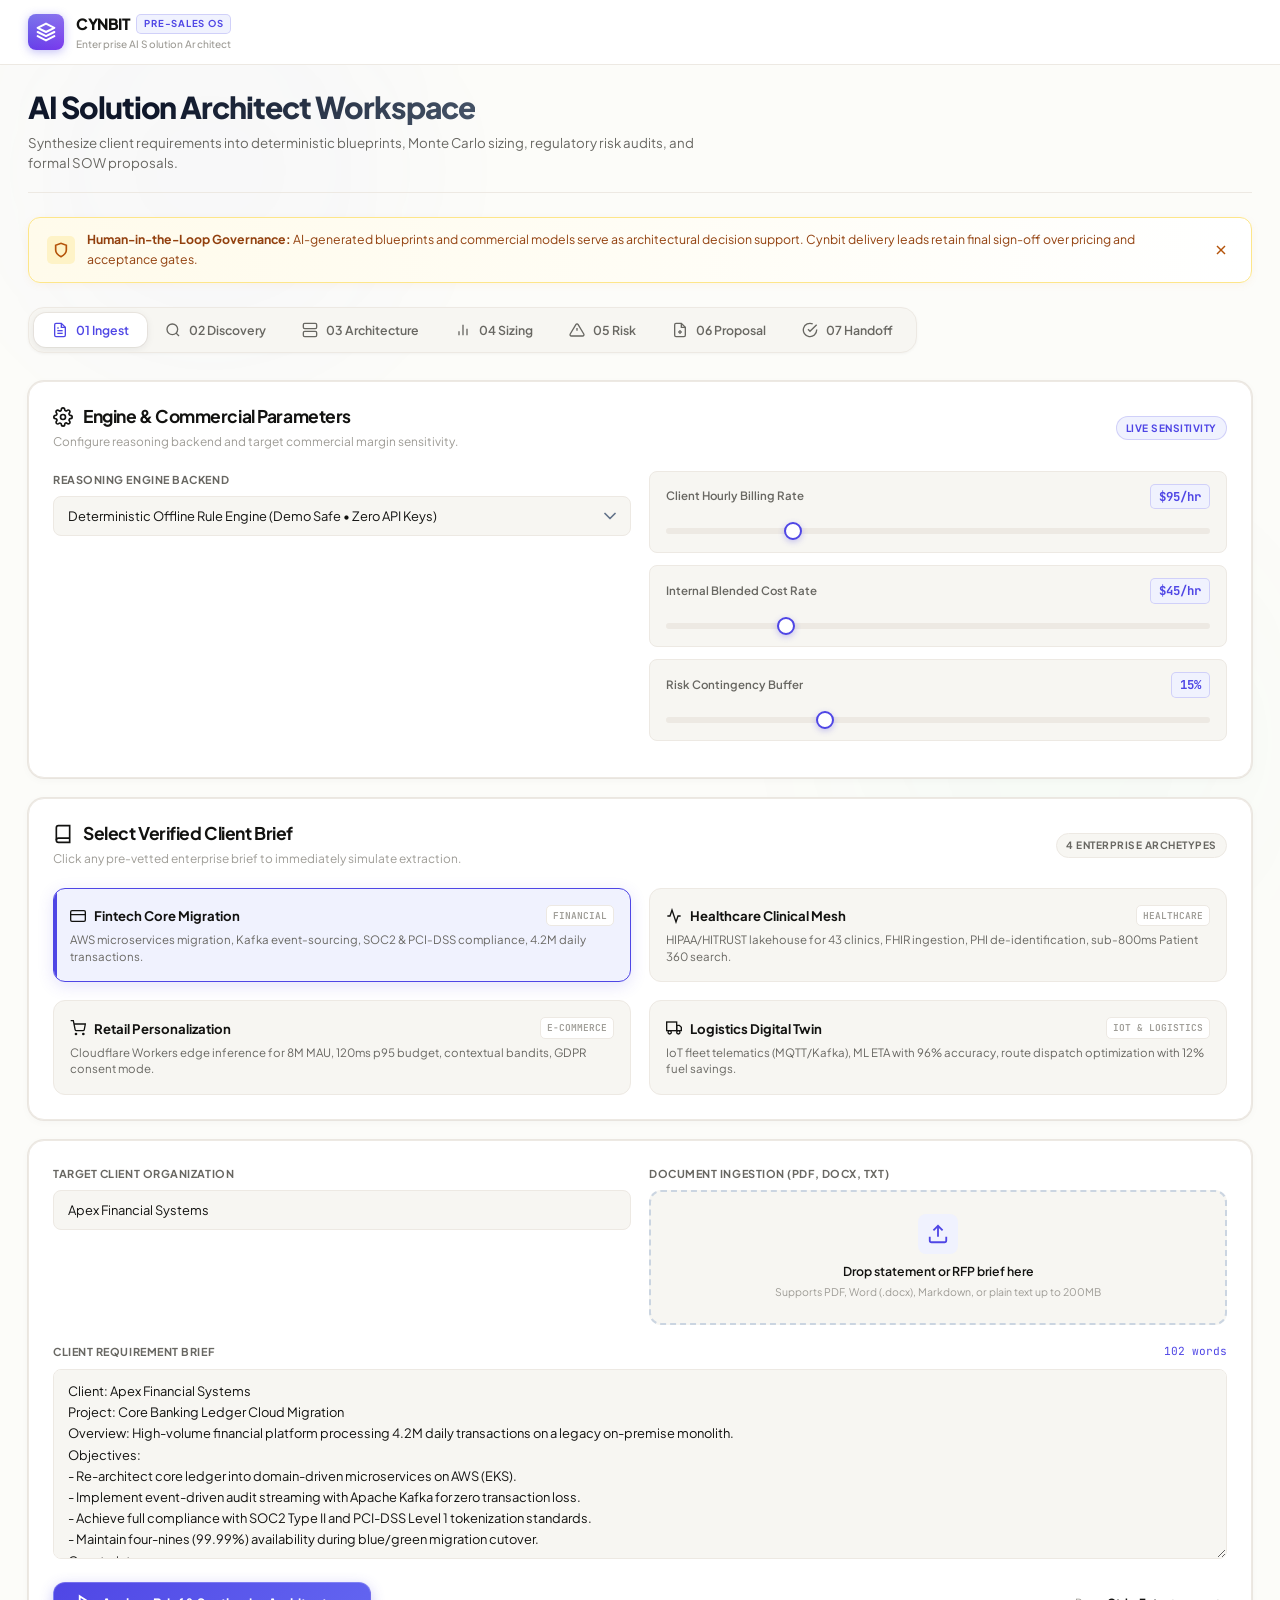
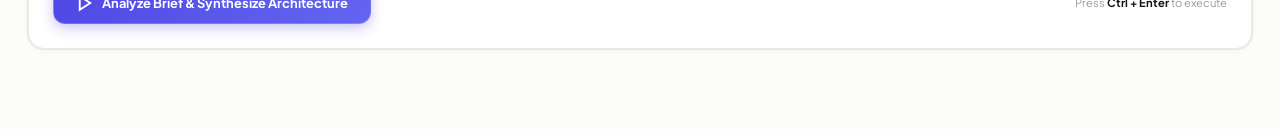
<file: static/index.html>
<!DOCTYPE html>
<html lang="en" data-theme="light">
<head>
  <meta charset="UTF-8">
  <meta name="viewport" content="width=device-width, initial-scale=1">
  <title>Cynbit OS — Enterprise AI Pre-Sales Solution Architect</title>
  <meta name="description" content="Production-grade AI Pre-Sales platform for technical discovery, architectural sizing, governance risk matrices, and executive proposals.">
  <link rel="stylesheet" href="styles.css">
</head>
<body>

  <!-- Ambient Animated Mesh Gradient -->
  <div class="ambient-mesh">
    <div class="mesh-blob blob-1"></div>
    <div class="mesh-blob blob-2"></div>
    <div class="mesh-blob blob-3"></div>
  </div>

  <!-- ==================== HEADER ==================== -->
  <header class="app-header">
    <div class="header-container">
      <div class="brand-unit" id="brandHomeLink">
        <div class="brand-mark">
          <svg width="20" height="20" viewBox="0 0 24 24" fill="none" stroke="currentColor" stroke-width="2.5" stroke-linecap="round" stroke-linejoin="round">
            <polygon points="12 2 2 7 12 12 22 7 12 2"></polygon>
            <polyline points="2 17 12 22 22 17"></polyline>
            <polyline points="2 12 12 17 22 12"></polyline>
          </svg>
        </div>
        <div class="brand-title">
          <div class="brand-name">
            CYNBIT <span class="brand-badge">PRE-SALES OS</span>
          </div>
          <span class="brand-sub">Enterprise AI Solution Architect</span>
        </div>
      </div>

    </div>
  </header>

  <!-- ==================== MAIN CONTENT ==================== -->
  <div class="app-container">
    
    <!-- Hero Title Strip -->
    <div class="hero-strip">
      <div class="hero-strip-left">
        <h1>AI Solution Architect Workspace</h1>
        <p>Synthesize client requirements into deterministic blueprints, Monte Carlo sizing, regulatory risk audits, and formal SOW proposals.</p>
      </div>
    </div>

    <!-- Governance Alert Banner -->
    <div class="governance-banner" id="governanceBanner">
      <div class="banner-content">
        <div class="banner-icon">
          <svg width="16" height="16" viewBox="0 0 24 24" fill="none" stroke="currentColor" stroke-width="2.5"><path d="M12 22s8-4 8-10V5l-8-3-8 3v7c0 6 8 10 8 10z"></path></svg>
        </div>
        <span><strong>Human-in-the-Loop Governance:</strong> AI-generated blueprints and commercial models serve as architectural decision support. Cynbit delivery leads retain final sign-off over pricing and acceptance gates.</span>
      </div>
      <button class="banner-close-btn" id="dismissBannerBtn" title="Dismiss notice">
        <svg width="16" height="16" viewBox="0 0 24 24" fill="none" stroke="currentColor" stroke-width="2"><line x1="18" y1="6" x2="6" y2="18"></line><line x1="6" y1="6" x2="18" y2="18"></line></svg>
      </button>
    </div>

    <!-- Fluid Gliding Navigation Tabs -->
    <div class="tabs-track-wrapper">
      <div class="tabs-track" id="mainTabsTrack">
        <button class="tab-nav-btn active" data-tab="ingest">
          <svg viewBox="0 0 24 24" fill="none" stroke="currentColor"><path d="M14 2H6a2 2 0 0 0-2 2v16a2 2 0 0 0 2 2h12a2 2 0 0 0 2-2V8z"></path><polyline points="14 2 14 8 20 8"></polyline><line x1="16" y1="13" x2="8" y2="13"></line><line x1="16" y1="17" x2="8" y2="17"></line><polyline points="10 9 9 9 8 9"></polyline></svg>
          01 Ingest
        </button>
        <button class="tab-nav-btn" data-tab="discovery">
          <svg viewBox="0 0 24 24" fill="none" stroke="currentColor"><circle cx="11" cy="11" r="8"></circle><line x1="21" y1="21" x2="16.65" y2="16.65"></line></svg>
          02 Discovery
        </button>
        <button class="tab-nav-btn" data-tab="architecture">
          <svg viewBox="0 0 24 24" fill="none" stroke="currentColor"><rect x="2" y="2" width="20" height="8" rx="2" ry="2"></rect><rect x="2" y="14" width="20" height="8" rx="2" ry="2"></rect><line x1="6" y1="6" x2="6.01" y2="6"></line><line x1="6" y1="18" x2="6.01" y2="18"></line></svg>
          03 Architecture
        </button>
        <button class="tab-nav-btn" data-tab="sizing">
          <svg viewBox="0 0 24 24" fill="none" stroke="currentColor"><line x1="18" y1="20" x2="18" y2="10"></line><line x1="12" y1="20" x2="12" y2="4"></line><line x1="6" y1="20" x2="6" y2="14"></line></svg>
          04 Sizing
        </button>
        <button class="tab-nav-btn" data-tab="risk">
          <svg viewBox="0 0 24 24" fill="none" stroke="currentColor"><path d="M10.29 3.86L1.82 18a2 2 0 0 0 1.71 3h16.94a2 2 0 0 0 1.71-3L13.71 3.86a2 2 0 0 0-3.42 0z"></path><line x1="12" y1="9" x2="12" y2="13"></line><line x1="12" y1="17" x2="12.01" y2="17"></line></svg>
          05 Risk
        </button>
        <button class="tab-nav-btn" data-tab="proposal">
          <svg viewBox="0 0 24 24" fill="none" stroke="currentColor"><path d="M14 2H6a2 2 0 0 0-2 2v16a2 2 0 0 0 2 2h12a2 2 0 0 0 2-2V8z"></path><polyline points="14 2 14 8 20 8"></polyline><line x1="12" y1="18" x2="12" y2="12"></line><line x1="9" y1="15" x2="15" y2="15"></line></svg>
          06 Proposal
        </button>
        <button class="tab-nav-btn" data-tab="handoff">
          <svg viewBox="0 0 24 24" fill="none" stroke="currentColor"><path d="M22 11.08V12a10 10 0 1 1-5.93-9.14"></path><polyline points="22 4 12 14.01 9 11.01"></polyline></svg>
          07 Handoff
        </button>
      </div>
    </div>

    <!-- Viewport Container -->
    <div class="tab-viewport">

      <!-- ==================== TAB 01: INGEST ==================== -->
      <div id="tab-ingest" class="tab-panel active">
        
        <!-- Engine & Commercial Tuning Drawer -->
        <div class="glass-card" style="margin-bottom: 20px;">
          <div class="card-header-clean">
            <div class="header-title-block">
              <h2>
                <svg width="20" height="20" viewBox="0 0 24 24" fill="none" stroke="currentColor" stroke-width="2"><circle cx="12" cy="12" r="3"></circle><path d="M19.4 15a1.65 1.65 0 0 0 .33 1.82l.06.06a2 2 0 0 1 0 2.83 2 2 0 0 1-2.83 0l-.06-.06a1.65 1.65 0 0 0-1.82-.33 1.65 1.65 0 0 0-1 1.51V21a2 2 0 0 1-2 2 2 2 0 0 1-2-2v-.09A1.65 1.65 0 0 0 9 19.4a1.65 1.65 0 0 0-1.82.33l-.06.06a2 2 0 0 1-2.83 0 2 2 0 0 1 0-2.83l.06-.06a1.65 1.65 0 0 0 .33-1.82 1.65 1.65 0 0 0-1.51-1H3a2 2 0 0 1-2-2 2 2 0 0 1 2-2h.09A1.65 1.65 0 0 0 4.6 9a1.65 1.65 0 0 0-.33-1.82l-.06-.06a2 2 0 0 1 0-2.83 2 2 0 0 1 2.83 0l.06.06a1.65 1.65 0 0 0 1.82.33H9a1.65 1.65 0 0 0 1-1.51V3a2 2 0 0 1 2-2 2 2 0 0 1 2 2v.09a1.65 1.65 0 0 0 1 1.51 1.65 1.65 0 0 0 1.82-.33l.06-.06a2 2 0 0 1 2.83 0 2 2 0 0 1 0 2.83l-.06.06a1.65 1.65 0 0 0-.33 1.82V9a1.65 1.65 0 0 0 1.51 1H21a2 2 0 0 1 2 2 2 2 0 0 1-2 2h-.09a1.65 1.65 0 0 0-1.51 1z"></path></svg>
                Engine & Commercial Parameters
              </h2>
              <p>Configure reasoning backend and target commercial margin sensitivity.</p>
            </div>
            <span class="badge-tag info">Live Sensitivity</span>
          </div>

          <div class="grid-2">
            <!-- Left: Engine Selector -->
            <div>
              <div class="form-group">
                <label class="field-label">Reasoning Engine Backend</label>
                <select id="providerSelect" class="field-select">
                  <option value="offline" selected>Deterministic Offline Rule Engine (Demo Safe • Zero API Keys)</option>
                  <option value="gemini">Google Gemini 2.5 Flash</option>
                  <option value="openai">OpenAI GPT-4o-mini</option>
                </select>
              </div>

              <div id="apiKeyGroup" class="form-group hidden">
                <label id="apiKeyLabel" class="field-label">API Key Override</label>
                <input type="password" id="apiKeyInput" class="field-input" placeholder="Paste API key here (leave blank to use server environment)...">
              </div>
            </div>

            <!-- Right: Commercial Sliders -->
            <div>
              <div class="slider-container">
                <div class="slider-top-row">
                  <span class="slider-name">Client Hourly Billing Rate</span>
                  <span class="slider-badge-val" id="billVal">$95/hr</span>
                </div>
                <input type="range" id="billSlider" min="50" max="250" step="5" value="95">
              </div>

              <div class="slider-container">
                <div class="slider-top-row">
                  <span class="slider-name">Internal Blended Cost Rate</span>
                  <span class="slider-badge-val" id="costVal">$45/hr</span>
                </div>
                <input type="range" id="costSlider" min="25" max="120" step="5" value="45">
              </div>

              <div class="slider-container">
                <div class="slider-top-row">
                  <span class="slider-name">Risk Contingency Buffer</span>
                  <span class="slider-badge-val" id="contingencyVal">15%</span>
                </div>
                <input type="range" id="contingencySlider" min="5" max="40" step="1" value="15">
              </div>
            </div>
          </div>
        </div>

        <!-- Sample Briefs Selection -->
        <div class="glass-card" style="margin-bottom: 20px;">
          <div class="card-header-clean">
            <div class="header-title-block">
              <h2>
                <svg width="20" height="20" viewBox="0 0 24 24" fill="none" stroke="currentColor" stroke-width="2"><path d="M4 19.5A2.5 2.5 0 0 1 6.5 17H20"></path><path d="M6.5 2H20v20H6.5A2.5 2.5 0 0 1 4 19.5v-15A2.5 2.5 0 0 1 6.5 2z"></path></svg>
                Select Verified Client Brief
              </h2>
              <p>Click any pre-vetted enterprise brief to immediately simulate extraction.</p>
            </div>
            <span class="badge-tag neutral">4 Enterprise Archetypes</span>
          </div>

          <div class="grid-2" id="sampleTilesGrid">
            <div class="sample-tile selected" data-idx="0">
              <div class="tile-top">
                <span class="tile-title">
                  <svg width="16" height="16" viewBox="0 0 24 24" fill="none" stroke="currentColor" stroke-width="2"><rect x="1" y="4" width="22" height="16" rx="2" ry="2"></rect><line x1="1" y1="10" x2="23" y2="10"></line></svg>
                  Fintech Core Migration
                </span>
                <span class="tile-badge">FINANCIAL</span>
              </div>
              <p class="tile-desc">AWS microservices migration, Kafka event-sourcing, SOC2 & PCI-DSS compliance, 4.2M daily transactions.</p>
            </div>

            <div class="sample-tile" data-idx="1">
              <div class="tile-top">
                <span class="tile-title">
                  <svg width="16" height="16" viewBox="0 0 24 24" fill="none" stroke="currentColor" stroke-width="2"><path d="M22 12h-4l-3 9L9 3l-3 9H2"></path></svg>
                  Healthcare Clinical Mesh
                </span>
                <span class="tile-badge">HEALTHCARE</span>
              </div>
              <p class="tile-desc">HIPAA/HITRUST lakehouse for 43 clinics, FHIR ingestion, PHI de-identification, sub-800ms Patient 360 search.</p>
            </div>

            <div class="sample-tile" data-idx="2">
              <div class="tile-top">
                <span class="tile-title">
                  <svg width="16" height="16" viewBox="0 0 24 24" fill="none" stroke="currentColor" stroke-width="2"><circle cx="9" cy="21" r="1"></circle><circle cx="20" cy="21" r="1"></circle><path d="M1 1h4l2.68 13.39a2 2 0 0 0 2 1.61h9.72a2 2 0 0 0 2-1.61L23 6H6"></path></svg>
                  Retail Personalization
                </span>
                <span class="tile-badge">E-COMMERCE</span>
              </div>
              <p class="tile-desc">Cloudflare Workers edge inference for 8M MAU, 120ms p95 budget, contextual bandits, GDPR consent mode.</p>
            </div>

            <div class="sample-tile" data-idx="3">
              <div class="tile-top">
                <span class="tile-title">
                  <svg width="16" height="16" viewBox="0 0 24 24" fill="none" stroke="currentColor" stroke-width="2"><rect x="1" y="3" width="15" height="13"></rect><polygon points="16 8 20 8 23 11 23 16 16 16 16 8"></polygon><circle cx="5.5" cy="18.5" r="2.5"></circle><circle cx="18.5" cy="18.5" r="2.5"></circle></svg>
                  Logistics Digital Twin
                </span>
                <span class="tile-badge">IOT & LOGISTICS</span>
              </div>
              <p class="tile-desc">IoT fleet telematics (MQTT/Kafka), ML ETA with 96% accuracy, route dispatch optimization with 12% fuel savings.</p>
            </div>
          </div>
        </div>

        <!-- Brief Input Editor & File Attachment -->
        <div class="glass-card">
          <div class="grid-2" style="margin-bottom: 18px;">
            <div class="form-group" style="margin-bottom: 0;">
              <label class="field-label">Target Client Organization</label>
              <input type="text" id="clientNameInput" class="field-input" value="Apex Financial Systems" placeholder="e.g. Acme Global Industries">
            </div>

            <div>
              <label class="field-label">Document Ingestion (PDF, DOCX, TXT)</label>
              <div class="cyber-dropzone" id="fileDropZone">
                <div class="dropzone-icon">
                  <svg width="22" height="22" viewBox="0 0 24 24" fill="none" stroke="currentColor" stroke-width="2"><path d="M21 15v4a2 2 0 0 1-2 2H5a2 2 0 0 1-2-2v-4"></path><polyline points="17 8 12 3 7 8"></polyline><line x1="12" y1="3" x2="12" y2="15"></line></svg>
                </div>
                <div class="dropzone-title" id="fileUploadStatus">Drop statement or RFP brief here</div>
                <div class="dropzone-hint">Supports PDF, Word (.docx), Markdown, or plain text up to 200MB</div>
                <input type="file" id="fileInput" accept=".pdf,.docx,.txt,.md" style="display:none;">
              </div>
            </div>
          </div>

          <div class="form-group">
            <div class="flex items-center justify-between" style="margin-bottom: 8px;">
              <label class="field-label" style="margin-bottom: 0;">Client Requirement Brief</label>
              <span class="mono" id="wordCountBadge" style="font-size: 0.8rem; color: var(--accent-primary);">0 words</span>
            </div>
            <textarea id="briefTextArea" class="field-textarea" placeholder="Paste RFP text, architectural requirements, SLAs, compliance needs, and constraints here..."></textarea>
          </div>

          <div class="flex items-center justify-between" style="margin-top: 18px;">
            <button id="analyzeBtn" class="btn-cyber btn-primary-glow">
              <svg width="18" height="18" viewBox="0 0 24 24" fill="none" stroke="currentColor" stroke-width="2.5"><polygon points="5 3 19 12 5 21 5 3"></polygon></svg>
              <span class="btn-text">Analyze Brief & Synthesize Architecture</span>
            </button>
            <span style="font-size: 0.8rem; color: var(--text-muted);">Press <strong style="color:var(--text-primary);">Ctrl + Enter</strong> to execute</span>
          </div>
        </div>

        <!-- Ready Banner -->
        <div id="analysisReadyBanner" class="glass-card hidden" style="margin-top: 20px; border-color: rgba(16, 185, 129, 0.4); background: linear-gradient(90deg, rgba(16, 185, 129, 0.12) 0%, var(--surface-card) 100%);">
          <div class="flex items-center justify-between">
            <div class="flex items-center gap-3">
              <div style="width:36px; height:36px; border-radius:50%; background:var(--success-light); color:var(--success); display:flex; align-items:center; justify-content:center;">
                <svg width="20" height="20" viewBox="0 0 24 24" fill="none" stroke="currentColor" stroke-width="2.5"><polyline points="20 6 9 17 4 12"></polyline></svg>
              </div>
              <div>
                <h3 style="font-size: 1.05rem; margin-bottom: 2px;">Architectural Synthesis Complete</h3>
                <p style="font-size: 0.85rem; color: var(--text-secondary);">Technical discovery, deterministic sizing, risk audit, and executive proposal have been populated.</p>
              </div>
            </div>
            <button id="jumpToDiscoveryBtn" class="btn-cyber btn-secondary-glass btn-sm">
              Explore Discovery
              <svg width="14" height="14" viewBox="0 0 24 24" fill="none" stroke="currentColor" stroke-width="2"><polyline points="9 18 15 12 9 6"></polyline></svg>
            </button>
          </div>
        </div>

      </div>

      <!-- ==================== TAB 02: DISCOVERY ==================== -->
      <div id="tab-discovery" class="tab-panel">
        <div class="glass-card">
          <div class="card-header-clean">
            <div class="header-title-block">
              <div class="flex items-center gap-2" style="margin-bottom: 6px;">
                <span class="badge-tag success" id="discDomainBadge">Domain: Financial Services</span>
                <span class="badge-tag neutral" id="discComplexityBadge">Complexity: Medium</span>
              </div>
              <h2 id="discProjectName">Enterprise Technical Discovery</h2>
            </div>
          </div>

          <div class="grid-2" style="margin-bottom: 24px;">
            <div style="background:var(--surface-1); border:1px solid var(--border-subtle); border-radius:var(--radius-md); padding:18px;">
              <span class="field-label">Executive Business Objective</span>
              <p id="discObjectives" style="font-size:0.92rem; line-height:1.6; color:var(--text-primary);">Awaiting analysis run...</p>
            </div>
            <div style="background:var(--surface-1); border:1px solid var(--border-subtle); border-radius:var(--radius-md); padding:18px;">
              <span class="field-label">Scope Boundary & Deliverables</span>
              <p id="discScopeBoundary" style="font-size:0.92rem; line-height:1.6; color:var(--text-primary);">Architecture, Infrastructure as Code, Microservices, CI/CD, QA Runbooks, and Production Handover.</p>
            </div>
          </div>

          <h3 style="margin-bottom: 12px; display:flex; align-items:center; gap:8px;">
            <svg width="18" height="18" viewBox="0 0 24 24" fill="none" stroke="currentColor" stroke-width="2"><path d="M21 16V8a2 2 0 0 0-1-1.73l-7-4a2 2 0 0 0-2 0l-7 4A2 2 0 0 0 3 8v8a2 2 0 0 0 1 1.73l7 4a2 2 0 0 0 2 0l7-4A2 2 0 0 0 21 16z"></path></svg>
            Functional Modules
          </h3>
          <div class="grid-2" id="discModulesList" style="margin-bottom: 28px;">
            <div style="color:var(--text-muted); font-size:0.9rem;">Run brief analysis to extract functional components...</div>
          </div>

          <div class="grid-2" style="margin-bottom: 24px;">
            <div>
              <h3 style="margin-bottom: 12px; display:flex; align-items:center; gap:8px;">
                <svg width="18" height="18" viewBox="0 0 24 24" fill="none" stroke="currentColor" stroke-width="2"><circle cx="18" cy="5" r="3"></circle><circle cx="6" cy="12" r="3"></circle><circle cx="18" cy="19" r="3"></circle><line x1="8.59" y1="13.51" x2="15.42" y2="17.49"></line><line x1="15.41" y1="6.51" x2="8.59" y2="10.49"></line></svg>
                Third-Party Integrations
              </h3>
              <div id="discIntegrationsList">
                <div style="color:var(--text-muted); font-size:0.85rem;">Pending brief analysis...</div>
              </div>
            </div>

            <div>
              <h3 style="margin-bottom: 12px; display:flex; align-items:center; gap:8px;">
                <svg width="18" height="18" viewBox="0 0 24 24" fill="none" stroke="currentColor" stroke-width="2"><polygon points="13 2 3 14 12 14 11 22 21 10 12 10 13 2"></polygon></svg>
                Non-Functional Requirements (SLAs)
              </h3>
              <div id="discNfrList">
                <div style="color:var(--text-muted); font-size:0.85rem;">Pending brief analysis...</div>
              </div>
            </div>
          </div>

          <!-- Missing Info & Clarifications for Pre-Sales -->
          <div style="border-top:1px solid var(--border-subtle); padding-top:20px;">
            <h3 style="margin-bottom: 12px; display:flex; align-items:center; gap:8px;">
              <svg width="18" height="18" viewBox="0 0 24 24" fill="none" stroke="currentColor" stroke-width="2"><circle cx="12" cy="12" r="10"></circle><line x1="12" y1="8" x2="12" y2="12"></line><line x1="12" y1="16" x2="12.01" y2="16"></line></svg>
              Architectural Gaps & Questions for Client
            </h3>
            <div id="discGapsList">
              <div style="color:var(--text-muted); font-size:0.85rem;">Run analysis to identify critical ambiguities and clarification prompts...</div>
            </div>
          </div>
        </div>
      </div>

      <!-- ==================== TAB 03: ARCHITECTURE ==================== -->
      <div id="tab-architecture" class="tab-panel">
        <div class="glass-card">
          <div class="card-header-clean">
            <div class="header-title-block">
              <span class="badge-tag info" style="margin-bottom:6px;">Deterministic Blueprint</span>
              <h2>Enterprise Solution Architecture</h2>
              <p>Calibrated for high availability, zero transaction loss, and regulatory compliance.</p>
            </div>
          </div>

          <!-- Visual Animated Dataflow Pipeline -->
          <div class="arch-pipeline-track">
            <div class="pipeline-node">
              <div class="node-step-tag">01 INGESTION</div>
              <div class="node-title">API Edge Gateway</div>
              <div class="node-tech">Cloudflare • mTLS • Rate Limits • Tokenization</div>
            </div>
            <div class="pipeline-node">
              <div class="node-step-tag">02 PROCESSING</div>
              <div class="node-title">Event Mesh & Queue</div>
              <div class="node-tech">Apache Kafka • Schema Registry • Event Sourcing</div>
            </div>
            <div class="pipeline-node">
              <div class="node-step-tag">03 COMPUTE & DB</div>
              <div class="node-title">Microservices Tier</div>
              <div class="node-tech">AWS EKS • PostgreSQL RDS • Redis Sentinel</div>
            </div>
            <div class="pipeline-node">
              <div class="node-step-tag">04 GOVERNANCE</div>
              <div class="node-title">Telemetry & Audit</div>
              <div class="node-tech">Datadog APM • HashiCorp Vault • OpenTelemetry</div>
            </div>
          </div>

          <h3 style="margin-bottom: 14px; display:flex; align-items:center; gap:8px;">
            <svg width="18" height="18" viewBox="0 0 24 24" fill="none" stroke="currentColor" stroke-width="2"><polyline points="16 18 22 12 16 6"></polyline><polyline points="8 6 2 12 8 18"></polyline></svg>
            Recommended Technology Stack
          </h3>
          <div class="grid-3" id="archTechGrid">
            <div class="stat-kpi-card"><div class="kpi-title">Frontend</div><div style="font-weight:600; margin-top:4px;">Next.js 14, Tailwind CSS, TypeScript</div></div>
            <div class="stat-kpi-card"><div class="kpi-title">Backend</div><div style="font-weight:600; margin-top:4px;">FastAPI (Python) & Go Microservices</div></div>
            <div class="stat-kpi-card"><div class="kpi-title">Database</div><div style="font-weight:600; margin-top:4px;">PostgreSQL RDS & Redis Cache</div></div>
            <div class="stat-kpi-card"><div class="kpi-title">Cloud Infra</div><div style="font-weight:600; margin-top:4px;">AWS EKS, Terraform IaC, S3</div></div>
            <div class="stat-kpi-card"><div class="kpi-title">Auth & Security</div><div style="font-weight:600; margin-top:4px;">OAuth 2.0, JWT, HashiCorp Vault</div></div>
            <div class="stat-kpi-card"><div class="kpi-title">Observability</div><div style="font-weight:600; margin-top:4px;">Datadog, Prometheus, GitHub Actions</div></div>
          </div>

          <div style="background:var(--surface-1); border:1px solid var(--border-subtle); border-radius:var(--radius-md); padding:18px; margin-top:20px;">
            <span class="field-label">Architectural Justification</span>
            <p id="archJustification" style="font-size:0.92rem; color:var(--text-secondary); line-height:1.6;">
              Blueprint separates client-facing gateway APIs from asynchronous event-driven streaming to maintain zero transaction loss under spike loads, with immutable ledger audit logs.
            </p>
          </div>
        </div>
      </div>

      <!-- ==================== TAB 04: SIZING ==================== -->
      <div id="tab-sizing" class="tab-panel">
        <div class="glass-card">
          <div class="card-header-clean">
            <div class="header-title-block">
              <span class="badge-tag info" style="margin-bottom:6px;">Effort & Commercials</span>
              <h2>Monte Carlo Sizing & Sensitivity</h2>
              <p>Dynamic commercial calibration based on internal delivery cost and risk buffers.</p>
            </div>
            <span class="badge-tag neutral" id="sizingTimelineBadge">Timeline: —</span>
          </div>

          <!-- KPI Cards -->
          <div class="grid-4" style="margin-bottom: 28px;">
            <div class="stat-kpi-card">
              <div class="kpi-label-row">
                <span class="kpi-title">Total Effort</span>
                <div class="kpi-icon-box">
                  <svg width="14" height="14" viewBox="0 0 24 24" fill="none" stroke="currentColor" stroke-width="2"><circle cx="12" cy="12" r="10"></circle><polyline points="12 6 12 12 14 14"></polyline></svg>
                </div>
              </div>
              <div class="kpi-number" id="kpiTotalHours">— hrs</div>
              <div class="kpi-subtext">Across all engineering disciplines</div>
            </div>

            <div class="stat-kpi-card">
              <div class="kpi-label-row">
                <span class="kpi-title">Team Composition</span>
                <div class="kpi-icon-box">
                  <svg width="14" height="14" viewBox="0 0 24 24" fill="none" stroke="currentColor" stroke-width="2"><path d="M17 21v-2a4 4 0 0 0-4-4H5a4 4 0 0 0-4 4v2"></path><circle cx="9" cy="7" r="4"></circle><path d="M23 21v-2a4 4 0 0 0-3-3.87"></path><path d="M16 3.13a4 4 0 0 1 0 7.75"></path></svg>
                </div>
              </div>
              <div class="kpi-number" id="kpiTeamSize">— FTE</div>
              <div class="kpi-subtext">Engineers + Architects + Lead</div>
            </div>

            <div class="stat-kpi-card">
              <div class="kpi-label-row">
                <span class="kpi-title">Quotation Target</span>
                <div class="kpi-icon-box">
                  <svg width="14" height="14" viewBox="0 0 24 24" fill="none" stroke="currentColor" stroke-width="2"><line x1="12" y1="1" x2="12" y2="23"></line><path d="M17 5H9.5a3.5 3.5 0 0 0 0 7h5a3.5 3.5 0 0 1 0 7H6"></path></svg>
                </div>
              </div>
              <div class="kpi-number accent" id="kpiTotalPrice">$—</div>
              <div class="kpi-subtext" id="kpiMarginLabel">Gross Margin: —%</div>
            </div>

            <div class="stat-kpi-card">
              <div class="kpi-label-row">
                <span class="kpi-title">Expected Profit</span>
                <div class="kpi-icon-box">
                  <svg width="14" height="14" viewBox="0 0 24 24" fill="none" stroke="currentColor" stroke-width="2"><polyline points="23 6 13.5 15.5 8.5 10.5 1 18"></polyline><polyline points="17 6 23 6 23 12"></polyline></svg>
                </div>
              </div>
              <div class="kpi-number success" id="kpiGrossProfit">$—</div>
              <div class="kpi-subtext" id="kpiCostLabel">Internal Cost: $—</div>
            </div>
          </div>

          <!-- Discipline Breakdown -->
          <h3 style="margin-bottom: 14px;">Engineering Discipline Effort Breakdown</h3>
          <div id="disciplineBarsContainer" style="margin-bottom: 28px;">
            <div style="color:var(--text-muted); font-size:0.85rem;">Run analysis to generate discipline breakdown...</div>
          </div>

          <!-- Commercial Sensitivity Table -->
          <h3 style="margin-bottom: 14px;">Commercial Sensitivity Scenarios</h3>
          <div class="cyber-table-wrap">
            <table class="cyber-table">
              <thead>
                <tr>
                  <th>Scenario</th>
                  <th>Hourly Rate</th>
                  <th>Total Hours</th>
                  <th>Fixed Quotation</th>
                  <th>Internal Cost</th>
                  <th>Gross Margin</th>
                </tr>
              </thead>
              <tbody id="sensitivityTableBody">
                <tr><td colspan="6" style="text-align:center; padding: 24px; color:var(--text-muted);">Awaiting brief analysis...</td></tr>
              </tbody>
            </table>
          </div>
        </div>
      </div>

      <!-- ==================== TAB 05: RISK ==================== -->
      <div id="tab-risk" class="tab-panel">
        <div class="glass-card">
          <div class="card-header-clean">
            <div class="header-title-block">
              <span class="badge-tag warning" style="margin-bottom:6px;">Governance & Auditing</span>
              <h2>Architectural Risk Surface</h2>
              <p>Quantified risk points calibrated against delivery complexity, data sensitivity, and SLAs.</p>
            </div>
          </div>

          <!-- Circular Gauge & Compliance Strip -->
          <div class="risk-matrix-panel" style="margin-bottom: 28px;">
            <div class="risk-gauge-box">
              <div class="gauge-svg-wrap">
                <svg class="gauge-svg" viewBox="0 0 160 160">
                  <circle class="gauge-track" cx="80" cy="80" r="70"></circle>
                  <circle class="gauge-bar" id="riskGaugeBar" cx="80" cy="80" r="70"></circle>
                </svg>
                <div class="gauge-center-text">
                  <span class="gauge-score" id="riskGaugeScore">0</span>
                  <span class="gauge-sub" id="riskGaugeLevel">SCORE</span>
                </div>
              </div>
              <span class="badge-tag neutral" id="riskOverallBadge">Status: Neutral</span>
            </div>

            <div>
              <span class="field-label" style="margin-bottom: 10px;">Mandatory Regulatory Compliance Gates</span>
              <div class="grid-2">
                <div class="stat-kpi-card" style="padding:14px;">
                  <div class="kpi-title">SOC2 Type II</div>
                  <div style="color:var(--success); font-weight:700; font-size:0.95rem; margin-top:2px;">Enforced Audit Trail</div>
                  <div style="font-size:0.75rem; color:var(--text-muted); margin-top:2px;">Immutable log streaming & KMS</div>
                </div>
                <div class="stat-kpi-card" style="padding:14px;">
                  <div class="kpi-title">PCI-DSS Level 1</div>
                  <div style="color:var(--success); font-weight:700; font-size:0.95rem; margin-top:2px;">Tokenization Vault</div>
                  <div style="font-size:0.75rem; color:var(--text-muted); margin-top:2px;">Zero cardholder data in persistence</div>
                </div>
                <div class="stat-kpi-card" style="padding:14px;">
                  <div class="kpi-title">HIPAA BAA</div>
                  <div style="color:var(--warning); font-weight:700; font-size:0.95rem; margin-top:2px;">Conditional Scope</div>
                  <div style="font-size:0.75rem; color:var(--text-muted); margin-top:2px;">Enables PHI de-identification</div>
                </div>
                <div class="stat-kpi-card" style="padding:14px;">
                  <div class="kpi-title">GDPR / CCPA</div>
                  <div style="color:var(--success); font-weight:700; font-size:0.95rem; margin-top:2px;">Consent Mode Ready</div>
                  <div style="font-size:0.75rem; color:var(--text-muted); margin-top:2px;">Zero third-party cookies</div>
                </div>
              </div>
            </div>
          </div>

          <h3 style="margin-bottom: 14px;">Surfaced Architectural Risk Factors & Mitigations</h3>
          <div id="riskItemsContainer">
            <div style="color:var(--text-muted); font-size:0.85rem;">Run analysis to identify architectural risk factors...</div>
          </div>
        </div>
      </div>

      <!-- ==================== TAB 06: PROPOSAL ==================== -->
      <div id="tab-proposal" class="tab-panel">
        <div class="glass-card">
          <div class="card-header-clean">
            <div class="header-title-block">
              <span class="badge-tag info" style="margin-bottom:6px;">Client SOW</span>
              <h2>Formal Executive Proposal</h2>
              <p>Production-ready Statement of Work ready for delivery to client stakeholders.</p>
            </div>
            <div class="flex items-center gap-2">
              <button id="copyProposalBtn" class="btn-cyber btn-secondary-glass btn-sm">
                <svg width="14" height="14" viewBox="0 0 24 24" fill="none" stroke="currentColor" stroke-width="2"><rect x="9" y="9" width="13" height="13" rx="2" ry="2"></rect><path d="M5 15H4a2 2 0 0 1-2-2V4a2 2 0 0 1 2-2h9a2 2 0 0 1 2 2v1"></path></svg>
                Copy Text
              </button>
              <button id="downloadDocxBtn" class="btn-cyber btn-primary-glow btn-sm">
                <svg width="14" height="14" viewBox="0 0 24 24" fill="none" stroke="currentColor" stroke-width="2"><path d="M21 15v4a2 2 0 0 1-2 2H5a2 2 0 0 1-2-2v-4"></path><polyline points="7 10 12 15 17 10"></polyline><line x1="12" y1="15" x2="12" y2="3"></line></svg>
                Export Word (.docx)
              </button>
              <button id="downloadMdBtn" class="btn-cyber btn-secondary-glass btn-sm">
                <svg width="14" height="14" viewBox="0 0 24 24" fill="none" stroke="currentColor" stroke-width="2"><path d="M21 15v4a2 2 0 0 1-2 2H5a2 2 0 0 1-2-2v-4"></path><polyline points="7 10 12 15 17 10"></polyline><line x1="12" y1="15" x2="12" y2="3"></line></svg>
                Export .md
              </button>
            </div>
          </div>

          <div class="proposal-dossier" id="proposalViewArea">
            <div style="text-align:center; padding: 48px 20px; color:var(--text-muted);">
              <svg width="40" height="40" viewBox="0 0 24 24" fill="none" stroke="currentColor" stroke-width="1.5" style="margin: 0 auto 12px; display:block;"><path d="M14 2H6a2 2 0 0 0-2 2v16a2 2 0 0 0 2 2h12a2 2 0 0 0 2-2V8z"></path><polyline points="14 2 14 8 20 8"></polyline></svg>
              <div>Run analysis on the Ingest tab to synthesize the formal client proposal.</div>
            </div>
          </div>
        </div>
      </div>

      <!-- ==================== TAB 07: HANDOFF ==================== -->
      <div id="tab-handoff" class="tab-panel">
        <div class="glass-card">
          <div class="card-header-clean">
            <div class="header-title-block">
              <span class="badge-tag success" style="margin-bottom:6px;">Pre-Sales → Delivery Handover</span>
              <h2>Benchmark Calibration & Acceptance</h2>
              <p>Correlated against 160+ completed Cynbit enterprise deployments.</p>
            </div>
          </div>

          <h3 style="margin-bottom: 14px;">Historical Similar Project Benchmarks</h3>
          <div class="grid-3" id="benchmarkMatchesContainer" style="margin-bottom: 28px;">
            <div style="color:var(--text-muted); font-size:0.85rem;">Run brief analysis to retrieve benchmark matches...</div>
          </div>

          <div style="border-top:1px solid var(--border-subtle); padding-top:24px;">
            <h3 style="margin-bottom: 14px;">Solution Architect Final Sign-Off</h3>
            <div style="background:var(--surface-1); border:1px solid var(--border-card); border-radius:var(--radius-lg); padding:22px; display:flex; align-items:center; justify-content:space-between; flex-wrap:wrap; gap:16px;">
              <div>
                <div style="font-weight:700; font-size:1.05rem; color:var(--text-primary); margin-bottom:4px;">Acceptance Certificate & Integrity Seal</div>
                <div class="mono" style="font-size:0.75rem; color:var(--text-muted); margin-bottom:4px;">SHA256: 7f8c92a10b45d2e3f4a9b8c7...cynbit-audit-seal</div>
                <div style="font-size:0.85rem; color:var(--success);">All risk tolerances, commercial margins, and SLA criteria verified.</div>
              </div>
              <button id="signoffBtn" class="btn-cyber btn-primary-glow">
                <svg width="16" height="16" viewBox="0 0 24 24" fill="none" stroke="currentColor" stroke-width="2.5"><polyline points="20 6 9 17 4 12"></polyline></svg>
                Issue Architect Sign-Off
              </button>
            </div>
          </div>
        </div>
      </div>

    </div>
  </div>

  <!-- ==================== LIVE MULTI-STEP SYNTHESIS HUD ==================== -->
  <div class="hud-overlay" id="hudOverlay">
    <div class="hud-card">
      <div class="hud-radar-top">
        <div class="hud-spinner-core"></div>
        <div>
          <h3 style="font-size: 1.25rem; margin-bottom: 2px;">Synthesizing Blueprint</h3>
          <p style="font-size: 0.85rem; color: var(--text-muted);">Executing deterministic reasoning pipeline...</p>
        </div>
      </div>

      <div class="hud-step-list">
        <div class="hud-step-row active" id="hudStep1">
          <div class="hud-step-bullet">1</div>
          <span>Parsing and normalizing requirement text AST</span>
        </div>
        <div class="hud-step-row" id="hudStep2">
          <div class="hud-step-bullet">2</div>
          <span>Extracting domain architecture and functional modules</span>
        </div>
        <div class="hud-step-row" id="hudStep3">
          <div class="hud-step-bullet">3</div>
          <span>Auditing risk surface, compliance gates, and SLAs</span>
        </div>
        <div class="hud-step-row" id="hudStep4">
          <div class="hud-step-bullet">4</div>
          <span>Computing Monte Carlo effort and commercial sensitivity</span>
        </div>
        <div class="hud-step-row" id="hudStep5">
          <div class="hud-step-bullet">5</div>
          <span>Drafting formal executive Statement of Work</span>
        </div>
      </div>
    </div>
  </div>

  <!-- Toast Notification Dock -->
  <div class="toast-dock" id="toastDock"></div>

  <script src="app.js"></script>
</body>
</html>
</file>
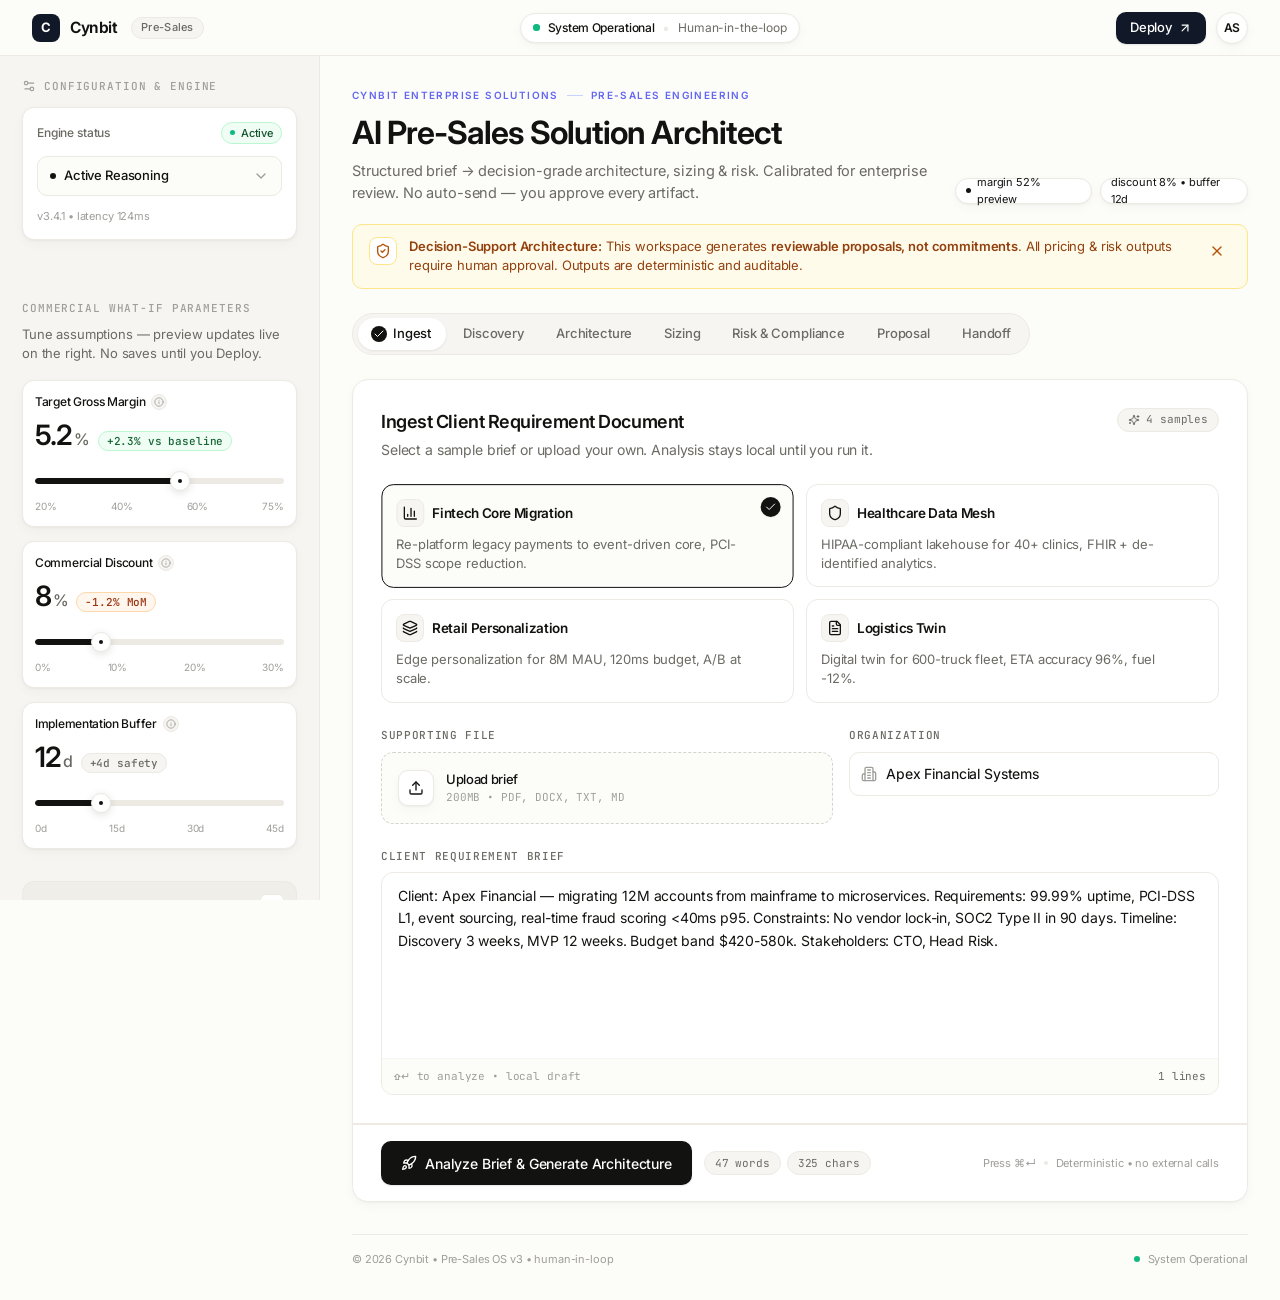
<file: cynbit-UI-template.html>
<!DOCTYPE html>
<html lang="en">
<head>
  <meta charset="UTF-8">
  <meta name="viewport" content="width=device-width, initial-scale=1">
  <title>React Artifact</title>
  <style>*,:after,:before{--tw-border-spacing-x:0;--tw-border-spacing-y:0;--tw-translate-x:0;--tw-translate-y:0;--tw-rotate:0;--tw-skew-x:0;--tw-skew-y:0;--tw-scale-x:1;--tw-scale-y:1;--tw-pan-x: ;--tw-pan-y: ;--tw-pinch-zoom: ;--tw-scroll-snap-strictness:proximity;--tw-gradient-from-position: ;--tw-gradient-via-position: ;--tw-gradient-to-position: ;--tw-ordinal: ;--tw-slashed-zero: ;--tw-numeric-figure: ;--tw-numeric-spacing: ;--tw-numeric-fraction: ;--tw-ring-inset: ;--tw-ring-offset-width:0px;--tw-ring-offset-color:#fff;--tw-ring-color:rgba(59,130,246,.5);--tw-ring-offset-shadow:0 0 #0000;--tw-ring-shadow:0 0 #0000;--tw-shadow:0 0 #0000;--tw-shadow-colored:0 0 #0000;--tw-blur: ;--tw-brightness: ;--tw-contrast: ;--tw-grayscale: ;--tw-hue-rotate: ;--tw-invert: ;--tw-saturate: ;--tw-sepia: ;--tw-drop-shadow: ;--tw-backdrop-blur: ;--tw-backdrop-brightness: ;--tw-backdrop-contrast: ;--tw-backdrop-grayscale: ;--tw-backdrop-hue-rotate: ;--tw-backdrop-invert: ;--tw-backdrop-opacity: ;--tw-backdrop-saturate: ;--tw-backdrop-sepia: ;--tw-contain-size: ;--tw-contain-layout: ;--tw-contain-paint: ;--tw-contain-style: }::backdrop{--tw-border-spacing-x:0;--tw-border-spacing-y:0;--tw-translate-x:0;--tw-translate-y:0;--tw-rotate:0;--tw-skew-x:0;--tw-skew-y:0;--tw-scale-x:1;--tw-scale-y:1;--tw-pan-x: ;--tw-pan-y: ;--tw-pinch-zoom: ;--tw-scroll-snap-strictness:proximity;--tw-gradient-from-position: ;--tw-gradient-via-position: ;--tw-gradient-to-position: ;--tw-ordinal: ;--tw-slashed-zero: ;--tw-numeric-figure: ;--tw-numeric-spacing: ;--tw-numeric-fraction: ;--tw-ring-inset: ;--tw-ring-offset-width:0px;--tw-ring-offset-color:#fff;--tw-ring-color:rgba(59,130,246,.5);--tw-ring-offset-shadow:0 0 #0000;--tw-ring-shadow:0 0 #0000;--tw-shadow:0 0 #0000;--tw-shadow-colored:0 0 #0000;--tw-blur: ;--tw-brightness: ;--tw-contrast: ;--tw-grayscale: ;--tw-hue-rotate: ;--tw-invert: ;--tw-saturate: ;--tw-sepia: ;--tw-drop-shadow: ;--tw-backdrop-blur: ;--tw-backdrop-brightness: ;--tw-backdrop-contrast: ;--tw-backdrop-grayscale: ;--tw-backdrop-hue-rotate: ;--tw-backdrop-invert: ;--tw-backdrop-opacity: ;--tw-backdrop-saturate: ;--tw-backdrop-sepia: ;--tw-contain-size: ;--tw-contain-layout: ;--tw-contain-paint: ;--tw-contain-style: }/*! tailwindcss v3.4.18 | MIT License | https://tailwindcss.com*/*,:after,:before{box-sizing:border-box;border:0 solid #e5e7eb}:after,:before{--tw-content:""}:host,html{line-height:1.5;-webkit-text-size-adjust:100%;-moz-tab-size:4;-o-tab-size:4;tab-size:4;font-family:ui-sans-serif,system-ui,sans-serif,Apple Color Emoji,Segoe UI Emoji,Segoe UI Symbol,Noto Color Emoji;font-feature-settings:normal;font-variation-settings:normal;-webkit-tap-highlight-color:transparent}body{line-height:inherit}hr{height:0;color:inherit;border-top-width:1px}abbr:where([title]){-webkit-text-decoration:underline dotted;text-decoration:underline dotted}h1,h2,h3,h4,h5,h6{font-size:inherit;font-weight:inherit}a{color:inherit;text-decoration:inherit}b,strong{font-weight:bolder}code,kbd,pre,samp{font-family:ui-monospace,SFMono-Regular,Menlo,Monaco,Consolas,Liberation Mono,Courier New,monospace;font-feature-settings:normal;font-variation-settings:normal;font-size:1em}small{font-size:80%}sub,sup{font-size:75%;line-height:0;position:relative;vertical-align:baseline}sub{bottom:-.25em}sup{top:-.5em}table{text-indent:0;border-color:inherit;border-collapse:collapse}button,input,optgroup,select,textarea{font-family:inherit;font-feature-settings:inherit;font-variation-settings:inherit;font-size:100%;font-weight:inherit;line-height:inherit;letter-spacing:inherit;color:inherit;margin:0;padding:0}button,select{text-transform:none}button,input:where([type=button]),input:where([type=reset]),input:where([type=submit]){-webkit-appearance:button;background-color:transparent;background-image:none}:-moz-focusring{outline:auto}:-moz-ui-invalid{box-shadow:none}progress{vertical-align:baseline}::-webkit-inner-spin-button,::-webkit-outer-spin-button{height:auto}[type=search]{-webkit-appearance:textfield;outline-offset:-2px}::-webkit-search-decoration{-webkit-appearance:none}::-webkit-file-upload-button{-webkit-appearance:button;font:inherit}summary{display:list-item}blockquote,dd,dl,figure,h1,h2,h3,h4,h5,h6,hr,p,pre{margin:0}fieldset{margin:0}fieldset,legend{padding:0}menu,ol,ul{list-style:none;margin:0;padding:0}dialog{padding:0}textarea{resize:vertical}input::-moz-placeholder,textarea::-moz-placeholder{opacity:1;color:#9ca3af}input::placeholder,textarea::placeholder{opacity:1;color:#9ca3af}[role=button],button{cursor:pointer}:disabled{cursor:default}audio,canvas,embed,iframe,img,object,svg,video{display:block;vertical-align:middle}img,video{max-width:100%;height:auto}[hidden]:where(:not([hidden=until-found])){display:none}.\!container{width:100%!important}.container{width:100%}@media (min-width:640px){.\!container{max-width:640px!important}.container{max-width:640px}}@media (min-width:768px){.\!container{max-width:768px!important}.container{max-width:768px}}@media (min-width:1024px){.\!container{max-width:1024px!important}.container{max-width:1024px}}@media (min-width:1280px){.\!container{max-width:1280px!important}.container{max-width:1280px}}@media (min-width:1536px){.\!container{max-width:1536px!important}.container{max-width:1536px}}.pointer-events-none{pointer-events:none}.pointer-events-auto{pointer-events:auto}.fixed{position:fixed}.absolute{position:absolute}.relative{position:relative}.sticky{position:sticky}.inset-0{inset:0}.-bottom-1{bottom:-.25rem}.-top-9{top:-2.25rem}.bottom-0{bottom:0}.bottom-1{bottom:.25rem}.bottom-5{bottom:1.25rem}.bottom-\[24px\]{bottom:24px}.left-0{left:0}.left-1\/2{left:50%}.left-3{left:.75rem}.left-5{left:1.25rem}.right-0{right:0}.right-3{right:.75rem}.right-5{right:1.25rem}.top-0{top:0}.top-1{top:.25rem}.top-1\/2{top:50%}.top-3{top:.75rem}.top-\[46px\]{top:46px}.z-10{z-index:10}.z-20{z-index:20}.z-40{z-index:40}.z-\[60\]{z-index:60}.mx-6{margin-left:1.5rem;margin-right:1.5rem}.mx-auto{margin-left:auto;margin-right:auto}.my-1{margin-top:.25rem;margin-bottom:.25rem}.mb-2{margin-bottom:.5rem}.mb-3{margin-bottom:.75rem}.mb-4{margin-bottom:1rem}.mb-5{margin-bottom:1.25rem}.mb-6{margin-bottom:1.5rem}.ml-0\.5{margin-left:.125rem}.ml-1{margin-left:.25rem}.mt-0{margin-top:0}.mt-1{margin-top:.25rem}.mt-1\.5{margin-top:.375rem}.mt-2{margin-top:.5rem}.mt-2\.5{margin-top:.625rem}.mt-3{margin-top:.75rem}.mt-4{margin-top:1rem}.mt-5{margin-top:1.25rem}.mt-6{margin-top:1.5rem}.mt-8{margin-top:2rem}.mt-auto{margin-top:auto}.block{display:block}.flex{display:flex}.inline-flex{display:inline-flex}.grid{display:grid}.hidden{display:none}.h-1{height:.25rem}.h-1\.5{height:.375rem}.h-2{height:.5rem}.h-2\.5{height:.625rem}.h-3{height:.75rem}.h-3\.5{height:.875rem}.h-4{height:1rem}.h-5{height:1.25rem}.h-6{height:1.5rem}.h-7{height:1.75rem}.h-9{height:2.25rem}.h-\[14px\]{height:14px}.h-\[16px\]{height:16px}.h-\[20px\]{height:20px}.h-\[22px\]{height:22px}.h-\[24px\]{height:24px}.h-\[26px\]{height:26px}.h-\[28px\]{height:28px}.h-\[2px\]{height:2px}.h-\[30px\]{height:30px}.h-\[32px\]{height:32px}.h-\[36px\]{height:36px}.h-\[40px\]{height:40px}.h-\[44px\]{height:44px}.h-\[4px\]{height:4px}.h-\[5px\]{height:5px}.h-\[6px\]{height:6px}.h-\[72px\]{height:72px}.h-\[7px\]{height:7px}.h-full{height:100%}.h-px{height:1px}.max-h-\[400px\]{max-height:400px}.min-h-\[180px\]{min-height:180px}.min-h-screen{min-height:100vh}.w-1{width:.25rem}.w-1\.5{width:.375rem}.w-1\/2{width:50%}.w-2{width:.5rem}.w-2\.5{width:.625rem}.w-3{width:.75rem}.w-3\.5{width:.875rem}.w-4{width:1rem}.w-5{width:1.25rem}.w-6{width:1.5rem}.w-7{width:1.75rem}.w-9{width:2.25rem}.w-\[14px\]{width:14px}.w-\[16px\]{width:16px}.w-\[200px\]{width:200px}.w-\[20px\]{width:20px}.w-\[28px\]{width:28px}.w-\[32px\]{width:32px}.w-\[4px\]{width:4px}.w-\[5px\]{width:5px}.w-\[6px\]{width:6px}.w-\[72px\]{width:72px}.w-\[7px\]{width:7px}.w-full{width:100%}.min-w-0{min-width:0}.max-w-\[1280px\]{max-width:1280px}.max-w-\[1720px\]{max-width:1720px}.max-w-\[380px\]{max-width:380px}.max-w-\[520px\]{max-width:520px}.max-w-\[600px\]{max-width:600px}.max-w-full{max-width:100%}.flex-1{flex:1 1 0%}.shrink-0{flex-shrink:0}.origin-top{transform-origin:top}.-translate-x-1\/2{--tw-translate-x:-50%}.-translate-x-1\/2,.-translate-y-1\/2{transform:translate(var(--tw-translate-x),var(--tw-translate-y)) rotate(var(--tw-rotate)) skewX(var(--tw-skew-x)) skewY(var(--tw-skew-y)) scaleX(var(--tw-scale-x)) scaleY(var(--tw-scale-y))}.-translate-y-1\/2{--tw-translate-y:-50%}.translate-y-0{--tw-translate-y:0px}.translate-y-0,.translate-y-1{transform:translate(var(--tw-translate-x),var(--tw-translate-y)) rotate(var(--tw-rotate)) skewX(var(--tw-skew-x)) skewY(var(--tw-skew-y)) scaleX(var(--tw-scale-x)) scaleY(var(--tw-scale-y))}.translate-y-1{--tw-translate-y:0.25rem}.rotate-180{--tw-rotate:180deg}.rotate-180,.rotate-45{transform:translate(var(--tw-translate-x),var(--tw-translate-y)) rotate(var(--tw-rotate)) skewX(var(--tw-skew-x)) skewY(var(--tw-skew-y)) scaleX(var(--tw-scale-x)) scaleY(var(--tw-scale-y))}.rotate-45{--tw-rotate:45deg}.scale-\[1\.08\]{--tw-scale-x:1.08;--tw-scale-y:1.08}.scale-\[1\.08\],.scale-\[1\.2\]{transform:translate(var(--tw-translate-x),var(--tw-translate-y)) rotate(var(--tw-rotate)) skewX(var(--tw-skew-x)) skewY(var(--tw-skew-y)) scaleX(var(--tw-scale-x)) scaleY(var(--tw-scale-y))}.scale-\[1\.2\]{--tw-scale-x:1.2;--tw-scale-y:1.2}.transform{transform:translate(var(--tw-translate-x),var(--tw-translate-y)) rotate(var(--tw-rotate)) skewX(var(--tw-skew-x)) skewY(var(--tw-skew-y)) scaleX(var(--tw-scale-x)) scaleY(var(--tw-scale-y))}.animate-\[pulse-dot_2s_ease-in-out_infinite\]{animation:pulse-dot 2s ease-in-out infinite}.animate-\[scaleIn_0\.28s_cubic-bezier\(0\.16\2c 1\2c 0\.3\2c 1\)\]{animation:scaleIn .28s cubic-bezier(.16,1,.3,1)}@keyframes spin{to{transform:rotate(1turn)}}.animate-spin{animation:spin 1s linear infinite}.cursor-pointer{cursor:pointer}.touch-none{touch-action:none}.select-none{-webkit-user-select:none;-moz-user-select:none;user-select:none}.resize-none{resize:none}.resize{resize:both}.grid-cols-1{grid-template-columns:repeat(1,minmax(0,1fr))}.grid-cols-3{grid-template-columns:repeat(3,minmax(0,1fr))}.flex-col{flex-direction:column}.items-start{align-items:flex-start}.items-center{align-items:center}.items-baseline{align-items:baseline}.items-stretch{align-items:stretch}.justify-center{justify-content:center}.justify-between{justify-content:space-between}.gap-1{gap:.25rem}.gap-1\.5{gap:.375rem}.gap-2{gap:.5rem}.gap-2\.5{gap:.625rem}.gap-3{gap:.75rem}.gap-3\.5{gap:.875rem}.gap-4{gap:1rem}.gap-6{gap:1.5rem}.gap-\[10px\]{gap:10px}.space-y-1>:not([hidden])~:not([hidden]){--tw-space-y-reverse:0;margin-top:calc(.25rem*(1 - var(--tw-space-y-reverse)));margin-bottom:calc(.25rem*var(--tw-space-y-reverse))}.overflow-hidden{overflow:hidden}.overflow-x-auto{overflow-x:auto}.overflow-y-hidden{overflow-y:hidden}.overflow-x-clip{overflow-x:clip}.truncate{overflow:hidden;text-overflow:ellipsis;white-space:nowrap}.rounded-\[10px\]{border-radius:10px}.rounded-\[12px\]{border-radius:12px}.rounded-\[16px\]{border-radius:16px}.rounded-\[6px\]{border-radius:6px}.rounded-\[8px\]{border-radius:8px}.rounded-full{border-radius:9999px}.border{border-width:1px}.border-2{border-width:2px}.border-\[1\.5px\]{border-width:1.5px}.border-b{border-bottom-width:1px}.border-t{border-top-width:1px}.border-solid{border-style:solid}.border-dashed{border-style:dashed}.border-\[\#121210\]{--tw-border-opacity:1;border-color:rgb(18 18 16/var(--tw-border-opacity,1))}.border-\[\#BBF7D0\]{--tw-border-opacity:1;border-color:rgb(187 247 208/var(--tw-border-opacity,1))}.border-\[\#D6D3CD\]{--tw-border-opacity:1;border-color:rgb(214 211 205/var(--tw-border-opacity,1))}.border-\[\#EDE9E3\]{--tw-border-opacity:1;border-color:rgb(237 233 227/var(--tw-border-opacity,1))}.border-\[\#F6F5F2\]{--tw-border-opacity:1;border-color:rgb(246 245 242/var(--tw-border-opacity,1))}.border-\[\#FDE68A\]{--tw-border-opacity:1;border-color:rgb(253 230 138/var(--tw-border-opacity,1))}.border-\[\#FED7AA\]{--tw-border-opacity:1;border-color:rgb(254 215 170/var(--tw-border-opacity,1))}.border-white\/30{border-color:hsla(0,0%,100%,.3)}.border-t-white{--tw-border-opacity:1;border-top-color:rgb(255 255 255/var(--tw-border-opacity,1))}.bg-\[\#111827\]{--tw-bg-opacity:1;background-color:rgb(17 24 39/var(--tw-bg-opacity,1))}.bg-\[\#121210\]{--tw-bg-opacity:1;background-color:rgb(18 18 16/var(--tw-bg-opacity,1))}.bg-\[\#C7D2FE\]{--tw-bg-opacity:1;background-color:rgb(199 210 254/var(--tw-bg-opacity,1))}.bg-\[\#EDE9E3\]{--tw-bg-opacity:1;background-color:rgb(237 233 227/var(--tw-bg-opacity,1))}.bg-\[\#EDE9E3\]\/60{background-color:hsla(36,22%,91%,.6)}.bg-\[\#F0FDF4\]{--tw-bg-opacity:1;background-color:rgb(240 253 244/var(--tw-bg-opacity,1))}.bg-\[\#F6F5F2\]{--tw-bg-opacity:1;background-color:rgb(246 245 242/var(--tw-bg-opacity,1))}.bg-\[\#FCFCF9\]{--tw-bg-opacity:1;background-color:rgb(252 252 249/var(--tw-bg-opacity,1))}.bg-\[\#FFF7ED\]{--tw-bg-opacity:1;background-color:rgb(255 247 237/var(--tw-bg-opacity,1))}.bg-\[\#FFFBEB\]{--tw-bg-opacity:1;background-color:rgb(255 251 235/var(--tw-bg-opacity,1))}.bg-emerald-400{--tw-bg-opacity:1;background-color:rgb(52 211 153/var(--tw-bg-opacity,1))}.bg-emerald-500{--tw-bg-opacity:1;background-color:rgb(16 185 129/var(--tw-bg-opacity,1))}.bg-transparent{background-color:transparent}.bg-white{--tw-bg-opacity:1;background-color:rgb(255 255 255/var(--tw-bg-opacity,1))}.bg-white\/10{background-color:hsla(0,0%,100%,.1)}.bg-white\/20{background-color:hsla(0,0%,100%,.2)}.bg-white\/80{background-color:hsla(0,0%,100%,.8)}.bg-white\/90{background-color:hsla(0,0%,100%,.9)}.p-1{padding:.25rem}.p-1\.5{padding:.375rem}.p-10{padding:2.5rem}.p-2\.5{padding:.625rem}.p-3{padding:.75rem}.p-5{padding:1.25rem}.p-6{padding:1.5rem}.p-\[12px\]{padding:12px}.p-\[14px\]{padding:14px}.px-2{padding-left:.5rem;padding-right:.5rem}.px-2\.5{padding-left:.625rem;padding-right:.625rem}.px-3{padding-left:.75rem;padding-right:.75rem}.px-3\.5{padding-left:.875rem;padding-right:.875rem}.px-4{padding-left:1rem;padding-right:1rem}.px-5{padding-left:1.25rem;padding-right:1.25rem}.px-6{padding-left:1.5rem;padding-right:1.5rem}.px-\[14px\]{padding-left:14px;padding-right:14px}.px-\[9px\]{padding-left:9px;padding-right:9px}.py-0\.5{padding-top:.125rem;padding-bottom:.125rem}.py-2\.5{padding-top:.625rem;padding-bottom:.625rem}.py-3{padding-top:.75rem;padding-bottom:.75rem}.py-4{padding-top:1rem;padding-bottom:1rem}.py-6{padding-top:1.5rem;padding-bottom:1.5rem}.pl-9{padding-left:2.25rem}.pr-3{padding-right:.75rem}.pr-6{padding-right:1.5rem}.pt-2{padding-top:.5rem}.pt-4{padding-top:1rem}.text-left{text-align:left}.text-center{text-align:center}.text-\[10px\]{font-size:10px}.text-\[11px\]{font-size:11px}.text-\[12px\]{font-size:12px}.text-\[13\.5px\]{font-size:13.5px}.text-\[13px\]{font-size:13px}.text-\[14\.5px\]{font-size:14.5px}.text-\[14px\]{font-size:14px}.text-\[15\.5px\]{font-size:15.5px}.text-\[16px\]{font-size:16px}.text-\[18px\]{font-size:18px}.text-\[28px\]{font-size:28px}.font-\[450\]{font-weight:450}.font-\[500\]{font-weight:500}.font-\[600\]{font-weight:600}.font-\[650\]{font-weight:650}.font-\[700\]{font-weight:700}.uppercase{text-transform:uppercase}.leading-\[1\.1\]{line-height:1.1}.leading-\[1\.45\]{line-height:1.45}.leading-\[1\.4\]{line-height:1.4}.leading-\[1\.5\]{line-height:1.5}.leading-\[1\.6\]{line-height:1.6}.leading-none{line-height:1}.tracking-\[-0\.03em\]{letter-spacing:-.03em}.tracking-\[0\.06em\]{letter-spacing:.06em}.tracking-\[0\.08em\]{letter-spacing:.08em}.tracking-\[0\.14em\]{letter-spacing:.14em}.tracking-tight{letter-spacing:-.025em}.tracking-wide{letter-spacing:.025em}.text-\[\#121210\]{--tw-text-opacity:1;color:rgb(18 18 16/var(--tw-text-opacity,1))}.text-\[\#14532D\]{--tw-text-opacity:1;color:rgb(20 83 45/var(--tw-text-opacity,1))}.text-\[\#166534\]{--tw-text-opacity:1;color:rgb(22 101 52/var(--tw-text-opacity,1))}.text-\[\#6366F1\]{--tw-text-opacity:1;color:rgb(99 102 241/var(--tw-text-opacity,1))}.text-\[\#6B6A63\]{--tw-text-opacity:1;color:rgb(107 106 99/var(--tw-text-opacity,1))}.text-\[\#92400E\]{--tw-text-opacity:1;color:rgb(146 64 14/var(--tw-text-opacity,1))}.text-\[\#9A3412\]{--tw-text-opacity:1;color:rgb(154 52 18/var(--tw-text-opacity,1))}.text-\[\#9F9E99\]{--tw-text-opacity:1;color:rgb(159 158 153/var(--tw-text-opacity,1))}.text-\[\#B45309\]{--tw-text-opacity:1;color:rgb(180 83 9/var(--tw-text-opacity,1))}.text-\[\#D6D3CD\]{--tw-text-opacity:1;color:rgb(214 211 205/var(--tw-text-opacity,1))}.text-\[\#EDE9E3\]{--tw-text-opacity:1;color:rgb(237 233 227/var(--tw-text-opacity,1))}.text-emerald-600{--tw-text-opacity:1;color:rgb(5 150 105/var(--tw-text-opacity,1))}.text-white{--tw-text-opacity:1;color:rgb(255 255 255/var(--tw-text-opacity,1))}.underline{text-decoration-line:underline}.decoration-emerald-300{text-decoration-color:#6ee7b7}.underline-offset-4{text-underline-offset:4px}.antialiased{-webkit-font-smoothing:antialiased;-moz-osx-font-smoothing:grayscale}.opacity-0{opacity:0}.opacity-100{opacity:1}.opacity-75{opacity:.75}.shadow-\[0_0_0_4px_rgba\(18\2c 18\2c 16\2c 0\.12\)\]{--tw-shadow:0 0 0 4px rgba(18,18,16,.12);--tw-shadow-colored:0 0 0 4px var(--tw-shadow-color);box-shadow:var(--tw-ring-offset-shadow,0 0 #0000),var(--tw-ring-shadow,0 0 #0000),var(--tw-shadow)}.shadow-\[0_1px_2px_rgba\(0\2c 0\2c 0\2c 0\.1\)\]{--tw-shadow:0 1px 2px rgba(0,0,0,.1);--tw-shadow-colored:0 1px 2px var(--tw-shadow-color);box-shadow:var(--tw-ring-offset-shadow,0 0 #0000),var(--tw-ring-shadow,0 0 #0000),var(--tw-shadow)}.shadow-\[0_1px_3px_rgba\(0\2c 0\2c 0\2c 0\.08\)\]{--tw-shadow:0 1px 3px rgba(0,0,0,.08);--tw-shadow-colored:0 1px 3px var(--tw-shadow-color);box-shadow:var(--tw-ring-offset-shadow,0 0 #0000),var(--tw-ring-shadow,0 0 #0000),var(--tw-shadow)}.shadow-\[0_2px_8px_rgba\(0\2c 0\2c 0\2c 0\.12\)\]{--tw-shadow:0 2px 8px rgba(0,0,0,.12);--tw-shadow-colored:0 2px 8px var(--tw-shadow-color);box-shadow:var(--tw-ring-offset-shadow,0 0 #0000),var(--tw-ring-shadow,0 0 #0000),var(--tw-shadow)}.shadow-\[0_4px_12px_rgba\(0\2c 0\2c 0\2c 0\.18\)\]{--tw-shadow:0 4px 12px rgba(0,0,0,.18);--tw-shadow-colored:0 4px 12px var(--tw-shadow-color);box-shadow:var(--tw-ring-offset-shadow,0 0 #0000),var(--tw-ring-shadow,0 0 #0000),var(--tw-shadow)}.shadow-\[0_4px_16px_rgba\(0\2c 0\2c 0\2c 0\.18\)\]{--tw-shadow:0 4px 16px rgba(0,0,0,.18);--tw-shadow-colored:0 4px 16px var(--tw-shadow-color);box-shadow:var(--tw-ring-offset-shadow,0 0 #0000),var(--tw-ring-shadow,0 0 #0000),var(--tw-shadow)}.shadow-\[0_8px_24px_rgba\(0\2c 0\2c 0\2c 0\.08\)\2c 0_1px_2px_rgba\(0\2c 0\2c 0\2c 0\.04\)\]{--tw-shadow:0 8px 24px rgba(0,0,0,.08),0 1px 2px rgba(0,0,0,.04);--tw-shadow-colored:0 8px 24px var(--tw-shadow-color),0 1px 2px var(--tw-shadow-color);box-shadow:var(--tw-ring-offset-shadow,0 0 #0000),var(--tw-ring-shadow,0 0 #0000),var(--tw-shadow)}.shadow-\[0_8px_24px_rgba\(0\2c 0\2c 0\2c 0\.18\)\]{--tw-shadow:0 8px 24px rgba(0,0,0,.18);--tw-shadow-colored:0 8px 24px var(--tw-shadow-color);box-shadow:var(--tw-ring-offset-shadow,0 0 #0000),var(--tw-ring-shadow,0 0 #0000),var(--tw-shadow)}.shadow-\[0_8px_24px_rgba\(0\2c 0\2c 0\2c 0\.2\)\]{--tw-shadow:0 8px 24px rgba(0,0,0,.2);--tw-shadow-colored:0 8px 24px var(--tw-shadow-color);box-shadow:var(--tw-ring-offset-shadow,0 0 #0000),var(--tw-ring-shadow,0 0 #0000),var(--tw-shadow)}.shadow-\[inset_0_1px_0_rgba\(0\2c 0\2c 0\2c 0\.04\)\]{--tw-shadow:inset 0 1px 0 rgba(0,0,0,.04);--tw-shadow-colored:inset 0 1px 0 var(--tw-shadow-color)}.shadow-\[inset_0_1px_0_rgba\(0\2c 0\2c 0\2c 0\.04\)\],.shadow-sm{box-shadow:var(--tw-ring-offset-shadow,0 0 #0000),var(--tw-ring-shadow,0 0 #0000),var(--tw-shadow)}.shadow-sm{--tw-shadow:0 1px 2px 0 rgba(0,0,0,.05);--tw-shadow-colored:0 1px 2px 0 var(--tw-shadow-color)}.outline-none{outline:2px solid transparent;outline-offset:2px}.blur{--tw-blur:blur(8px)}.blur,.filter{filter:var(--tw-blur) var(--tw-brightness) var(--tw-contrast) var(--tw-grayscale) var(--tw-hue-rotate) var(--tw-invert) var(--tw-saturate) var(--tw-sepia) var(--tw-drop-shadow)}.backdrop-blur-\[10px\]{--tw-backdrop-blur:blur(10px)}.backdrop-blur-\[10px\],.backdrop-blur-\[12px\]{backdrop-filter:var(--tw-backdrop-blur) var(--tw-backdrop-brightness) var(--tw-backdrop-contrast) var(--tw-backdrop-grayscale) var(--tw-backdrop-hue-rotate) var(--tw-backdrop-invert) var(--tw-backdrop-opacity) var(--tw-backdrop-saturate) var(--tw-backdrop-sepia)}.backdrop-blur-\[12px\]{--tw-backdrop-blur:blur(12px)}.transition-\[box-shadow\]{transition-property:box-shadow;transition-timing-function:cubic-bezier(.4,0,.2,1);transition-duration:.15s}.transition-all{transition-property:all;transition-timing-function:cubic-bezier(.4,0,.2,1);transition-duration:.15s}.transition-colors{transition-property:color,background-color,border-color,text-decoration-color,fill,stroke;transition-timing-function:cubic-bezier(.4,0,.2,1);transition-duration:.15s}.transition-opacity{transition-property:opacity;transition-timing-function:cubic-bezier(.4,0,.2,1);transition-duration:.15s}.transition-transform{transition-property:transform;transition-timing-function:cubic-bezier(.4,0,.2,1);transition-duration:.15s}.duration-200{transition-duration:.2s}.duration-300{transition-duration:.3s}.duration-\[400ms\]{transition-duration:.4s}.ease-in-out{transition-timing-function:cubic-bezier(.4,0,.2,1)}#root,body,html{min-height:100%}body{margin:0;font-family:ui-sans-serif,system-ui,-apple-system,BlinkMacSystemFont,Segoe UI,sans-serif}[role=button]:not([aria-disabled=true]),button:not(:disabled),label[for],select:not(:disabled),summary{cursor:pointer}.selection\:bg-black ::-moz-selection{--tw-bg-opacity:1;background-color:rgb(0 0 0/var(--tw-bg-opacity,1))}.selection\:bg-black ::selection{--tw-bg-opacity:1;background-color:rgb(0 0 0/var(--tw-bg-opacity,1))}.selection\:text-white ::-moz-selection{--tw-text-opacity:1;color:rgb(255 255 255/var(--tw-text-opacity,1))}.selection\:text-white ::selection{--tw-text-opacity:1;color:rgb(255 255 255/var(--tw-text-opacity,1))}.selection\:bg-black::-moz-selection{--tw-bg-opacity:1;background-color:rgb(0 0 0/var(--tw-bg-opacity,1))}.selection\:bg-black::selection{--tw-bg-opacity:1;background-color:rgb(0 0 0/var(--tw-bg-opacity,1))}.selection\:text-white::-moz-selection{--tw-text-opacity:1;color:rgb(255 255 255/var(--tw-text-opacity,1))}.selection\:text-white::selection{--tw-text-opacity:1;color:rgb(255 255 255/var(--tw-text-opacity,1))}.placeholder\:text-\[\#9F9E99\]::-moz-placeholder{--tw-text-opacity:1;color:rgb(159 158 153/var(--tw-text-opacity,1))}.placeholder\:text-\[\#9F9E99\]::placeholder{--tw-text-opacity:1;color:rgb(159 158 153/var(--tw-text-opacity,1))}.focus-within\:border-\[\#121210\]:focus-within{--tw-border-opacity:1;border-color:rgb(18 18 16/var(--tw-border-opacity,1))}.focus-within\:ring-\[4px\]:focus-within{--tw-ring-offset-shadow:var(--tw-ring-inset) 0 0 0 var(--tw-ring-offset-width) var(--tw-ring-offset-color);--tw-ring-shadow:var(--tw-ring-inset) 0 0 0 calc(4px + var(--tw-ring-offset-width)) var(--tw-ring-color);box-shadow:var(--tw-ring-offset-shadow),var(--tw-ring-shadow),var(--tw-shadow,0 0 #0000)}.focus-within\:ring-\[\#121210\]\/10:focus-within{--tw-ring-color:rgba(18,18,16,.1)}.hover\:-translate-y-\[0\.5px\]:hover{--tw-translate-y:-0.5px}.hover\:-translate-y-\[0\.5px\]:hover,.hover\:-translate-y-\[1px\]:hover{transform:translate(var(--tw-translate-x),var(--tw-translate-y)) rotate(var(--tw-rotate)) skewX(var(--tw-skew-x)) skewY(var(--tw-skew-y)) scaleX(var(--tw-scale-x)) scaleY(var(--tw-scale-y))}.hover\:-translate-y-\[1px\]:hover{--tw-translate-y:-1px}.hover\:-translate-y-\[2px\]:hover{--tw-translate-y:-2px;transform:translate(var(--tw-translate-x),var(--tw-translate-y)) rotate(var(--tw-rotate)) skewX(var(--tw-skew-x)) skewY(var(--tw-skew-y)) scaleX(var(--tw-scale-x)) scaleY(var(--tw-scale-y))}.hover\:border-\[\#121210\]:hover{--tw-border-opacity:1;border-color:rgb(18 18 16/var(--tw-border-opacity,1))}.hover\:bg-\[\#F6F5F2\]:hover{--tw-bg-opacity:1;background-color:rgb(246 245 242/var(--tw-bg-opacity,1))}.hover\:bg-\[\#FEF3C7\]:hover{--tw-bg-opacity:1;background-color:rgb(254 243 199/var(--tw-bg-opacity,1))}.hover\:bg-black:hover{--tw-bg-opacity:1;background-color:rgb(0 0 0/var(--tw-bg-opacity,1))}.hover\:bg-white:hover{--tw-bg-opacity:1;background-color:rgb(255 255 255/var(--tw-bg-opacity,1))}.hover\:bg-white\/60:hover{background-color:hsla(0,0%,100%,.6)}.hover\:text-\[\#121210\]:hover{--tw-text-opacity:1;color:rgb(18 18 16/var(--tw-text-opacity,1))}.hover\:decoration-emerald-600:hover{text-decoration-color:#059669}.hover\:shadow-\[0_4px_12px_rgba\(0\2c 0\2c 0\2c 0\.14\)\]:hover{--tw-shadow:0 4px 12px rgba(0,0,0,.14);--tw-shadow-colored:0 4px 12px var(--tw-shadow-color);box-shadow:var(--tw-ring-offset-shadow,0 0 #0000),var(--tw-ring-shadow,0 0 #0000),var(--tw-shadow)}.hover\:shadow-\[0_6px_16px_rgba\(0\2c 0\2c 0\2c 0\.14\)\]:hover{--tw-shadow:0 6px 16px rgba(0,0,0,.14);--tw-shadow-colored:0 6px 16px var(--tw-shadow-color);box-shadow:var(--tw-ring-offset-shadow,0 0 #0000),var(--tw-ring-shadow,0 0 #0000),var(--tw-shadow)}.focus\:border-\[\#121210\]:focus{--tw-border-opacity:1;border-color:rgb(18 18 16/var(--tw-border-opacity,1))}.focus\:ring-\[4px\]:focus{--tw-ring-offset-shadow:var(--tw-ring-inset) 0 0 0 var(--tw-ring-offset-width) var(--tw-ring-offset-color);--tw-ring-shadow:var(--tw-ring-inset) 0 0 0 calc(4px + var(--tw-ring-offset-width)) var(--tw-ring-color);box-shadow:var(--tw-ring-offset-shadow),var(--tw-ring-shadow),var(--tw-shadow,0 0 #0000)}.focus\:ring-\[\#121210\]\/10:focus{--tw-ring-color:rgba(18,18,16,.1)}.active\:translate-y-0:active,.active\:translate-y-\[0px\]:active{--tw-translate-y:0px}.active\:scale-\[0\.98\]:active,.active\:translate-y-0:active,.active\:translate-y-\[0px\]:active{transform:translate(var(--tw-translate-x),var(--tw-translate-y)) rotate(var(--tw-rotate)) skewX(var(--tw-skew-x)) skewY(var(--tw-skew-y)) scaleX(var(--tw-scale-x)) scaleY(var(--tw-scale-y))}.active\:scale-\[0\.98\]:active{--tw-scale-x:0.98;--tw-scale-y:0.98}.disabled\:cursor-not-allowed:disabled{cursor:not-allowed}.disabled\:opacity-80:disabled{opacity:.8}.group:hover .group-hover\:scale-\[1\.04\]{--tw-scale-x:1.04;--tw-scale-y:1.04}.group:hover .group-hover\:scale-\[1\.04\],.group:hover .group-hover\:scale-\[1\.06\]{transform:translate(var(--tw-translate-x),var(--tw-translate-y)) rotate(var(--tw-rotate)) skewX(var(--tw-skew-x)) skewY(var(--tw-skew-y)) scaleX(var(--tw-scale-x)) scaleY(var(--tw-scale-y))}.group:hover .group-hover\:scale-\[1\.06\]{--tw-scale-x:1.06;--tw-scale-y:1.06}.group:hover .group-hover\:opacity-100{opacity:1}@media (min-width:640px){.sm\:inline{display:inline}.sm\:flex{display:flex}.sm\:flex-row{flex-direction:row}.sm\:items-center{align-items:center}}@media (min-width:768px){.md\:left-auto{left:auto}.md\:right-5{right:1.25rem}.md\:flex{display:flex}.md\:w-auto{width:auto}.md\:min-w-\[260px\]{min-width:260px}.md\:grid-cols-2{grid-template-columns:repeat(2,minmax(0,1fr))}.md\:items-end{align-items:flex-end}}@media (min-width:1024px){.lg\:sticky{position:sticky}.lg\:mx-7{margin-left:1.75rem;margin-right:1.75rem}.lg\:inline-flex{display:inline-flex}.lg\:h-\[calc\(100vh-56px\)\]{height:calc(100vh - 56px)}.lg\:w-\[320px\]{width:320px}.lg\:shrink-0{flex-shrink:0}.lg\:grid-cols-\[1\.1fr_0\.9fr\]{grid-template-columns:1.1fr .9fr}.lg\:flex-row{flex-direction:row}.lg\:items-end{align-items:flex-end}.lg\:self-start{align-self:flex-start}.lg\:overflow-y-auto{overflow-y:auto}.lg\:border-b-0{border-bottom-width:0}.lg\:border-r{border-right-width:1px}.lg\:bg-\[\#F6F5F2\]{--tw-bg-opacity:1;background-color:rgb(246 245 242/var(--tw-bg-opacity,1))}.lg\:p-14{padding:3.5rem}.lg\:p-7{padding:1.75rem}.lg\:p-\[22px\]{padding:22px}.lg\:px-7{padding-left:1.75rem;padding-right:1.75rem}.lg\:px-8{padding-left:2rem;padding-right:2rem}.lg\:py-8{padding-top:2rem;padding-bottom:2rem}.lg\:text-\[32px\]{font-size:32px}}</style>
</head>
<body>
  <div id="root"></div>
  
  <script type="module">var Ac=Object.create;var{getPrototypeOf:Bc,defineProperty:cu,getOwnPropertyNames:Kc}=Object;var Yc=Object.prototype.hasOwnProperty;var Ke=(e,n,t)=>{t=e!=null?Ac(Bc(e)):{};let r=n||!e||!e.__esModule?cu(t,"default",{value:e,enumerable:!0}):t;for(let l of Kc(e))if(!Yc.call(r,l))cu(r,l,{get:()=>e[l],enumerable:!0});return r};var $r=(e,n)=>()=>(n||e((n={exports:{}}).exports,n),n.exports);var Xc=(e,n)=>{for(var t in n)cu(e,t,{get:n[t],enumerable:!0,configurable:!0,set:(r)=>n[t]=()=>r})};var Gc=(e,n)=>()=>(e&&(n=e(e=0)),n);var On=$r((fd)=>{var zt=Symbol.for("react.element"),Zc=Symbol.for("react.portal"),Jc=Symbol.for("react.fragment"),qc=Symbol.for("react.strict_mode"),jc=Symbol.for("react.profiler"),bc=Symbol.for("react.provider"),ed=Symbol.for("react.context"),nd=Symbol.for("react.forward_ref"),td=Symbol.for("react.suspense"),rd=Symbol.for("react.memo"),ld=Symbol.for("react.lazy"),Bi=Symbol.iterator;function ud(e){if(e===null||typeof e!=="object")return null;return e=Bi&&e[Bi]||e["@@iterator"],typeof e==="function"?e:null}var Xi={isMounted:function(){return!1},enqueueForceUpdate:function(){},enqueueReplaceState:function(){},enqueueSetState:function(){}},Gi=Object.assign,Zi={};function Gn(e,n,t){this.props=e,this.context=n,this.refs=Zi,this.updater=t||Xi}Gn.prototype.isReactComponent={};Gn.prototype.setState=function(e,n){if(typeof e!=="object"&&typeof e!=="function"&&e!=null)throw Error("setState(...): takes an object of state variables to update or a function which returns an object of state variables.");this.updater.enqueueSetState(this,e,n,"setState")};Gn.prototype.forceUpdate=function(e){this.updater.enqueueForceUpdate(this,e,"forceUpdate")};function Ji(){}Ji.prototype=Gn.prototype;function pu(e,n,t){this.props=e,this.context=n,this.refs=Zi,this.updater=t||Xi}var mu=pu.prototype=new Ji;mu.constructor=pu;Gi(mu,Gn.prototype);mu.isPureReactComponent=!0;var Ki=Array.isArray,qi=Object.prototype.hasOwnProperty,hu={current:null},ji={key:!0,ref:!0,__self:!0,__source:!0};function bi(e,n,t){var r,l={},u=null,o=null;if(n!=null)for(r in n.ref!==void 0&&(o=n.ref),n.key!==void 0&&(u=""+n.key),n)qi.call(n,r)&&!ji.hasOwnProperty(r)&&(l[r]=n[r]);var i=arguments.length-2;if(i===1)l.children=t;else if(1<i){for(var a=Array(i),c=0;c<i;c++)a[c]=arguments[c+2];l.children=a}if(e&&e.defaultProps)for(r in i=e.defaultProps,i)l[r]===void 0&&(l[r]=i[r]);return{$$typeof:zt,type:e,key:u,ref:o,props:l,_owner:hu.current}}function od(e,n){return{$$typeof:zt,type:e.type,key:n,ref:e.ref,props:e.props,_owner:e._owner}}function vu(e){return typeof e==="object"&&e!==null&&e.$$typeof===zt}function id(e){var n={"=":"=0",":":"=2"};return"$"+e.replace(/[=:]/g,function(t){return n[t]})}var Yi=/\/+/g;function du(e,n){return typeof e==="object"&&e!==null&&e.key!=null?id(""+e.key):n.toString(36)}function Qr(e,n,t,r,l){var u=typeof e;if(u==="undefined"||u==="boolean")e=null;var o=!1;if(e===null)o=!0;else switch(u){case"string":case"number":o=!0;break;case"object":switch(e.$$typeof){case zt:case Zc:o=!0}}if(o)return o=e,l=l(o),e=r===""?"."+du(o,0):r,Ki(l)?(t="",e!=null&&(t=e.replace(Yi,"$&/")+"/"),Qr(l,n,t,"",function(c){return c})):l!=null&&(vu(l)&&(l=od(l,t+(!l.key||o&&o.key===l.key?"":(""+l.key).replace(Yi,"$&/")+"/")+e)),n.push(l)),1;if(o=0,r=r===""?".":r+":",Ki(e))for(var i=0;i<e.length;i++){u=e[i];var a=r+du(u,i);o+=Qr(u,n,t,a,l)}else if(a=ud(e),typeof a==="function")for(e=a.call(e),i=0;!(u=e.next()).done;)u=u.value,a=r+du(u,i++),o+=Qr(u,n,t,a,l);else if(u==="object")throw n=String(e),Error("Objects are not valid as a React child (found: "+(n==="[object Object]"?"object with keys {"+Object.keys(e).join(", ")+"}":n)+"). If you meant to render a collection of children, use an array instead.");return o}function Vr(e,n,t){if(e==null)return e;var r=[],l=0;return Qr(e,r,"","",function(u){return n.call(t,u,l++)}),r}function ad(e){if(e._status===-1){var n=e._result;n=n(),n.then(function(t){if(e._status===0||e._status===-1)e._status=1,e._result=t},function(t){if(e._status===0||e._status===-1)e._status=2,e._result=t}),e._status===-1&&(e._status=0,e._result=n)}if(e._status===1)return e._result.default;throw e._result}var ae={current:null},Hr={transition:null},sd={ReactCurrentDispatcher:ae,ReactCurrentBatchConfig:Hr,ReactCurrentOwner:hu};function ea(){throw Error("act(...) is not supported in production builds of React.")}fd.Children={map:Vr,forEach:function(e,n,t){Vr(e,function(){n.apply(this,arguments)},t)},count:function(e){var n=0;return Vr(e,function(){n++}),n},toArray:function(e){return Vr(e,function(n){return n})||[]},only:function(e){if(!vu(e))throw Error("React.Children.only expected to receive a single React element child.");return e}};fd.Component=Gn;fd.Fragment=Jc;fd.Profiler=jc;fd.PureComponent=pu;fd.StrictMode=qc;fd.Suspense=td;fd.__SECRET_INTERNALS_DO_NOT_USE_OR_YOU_WILL_BE_FIRED=sd;fd.act=ea;fd.cloneElement=function(e,n,t){if(e===null||e===void 0)throw Error("React.cloneElement(...): The argument must be a React element, but you passed "+e+".");var r=Gi({},e.props),l=e.key,u=e.ref,o=e._owner;if(n!=null){if(n.ref!==void 0&&(u=n.ref,o=hu.current),n.key!==void 0&&(l=""+n.key),e.type&&e.type.defaultProps)var i=e.type.defaultProps;for(a in n)qi.call(n,a)&&!ji.hasOwnProperty(a)&&(r[a]=n[a]===void 0&&i!==void 0?i[a]:n[a])}var a=arguments.length-2;if(a===1)r.children=t;else if(1<a){i=Array(a);for(var c=0;c<a;c++)i[c]=arguments[c+2];r.children=i}return{$$typeof:zt,type:e.type,key:l,ref:u,props:r,_owner:o}};fd.createContext=function(e){return e={$$typeof:ed,_currentValue:e,_currentValue2:e,_threadCount:0,Provider:null,Consumer:null,_defaultValue:null,_globalName:null},e.Provider={$$typeof:bc,_context:e},e.Consumer=e};fd.createElement=bi;fd.createFactory=function(e){var n=bi.bind(null,e);return n.type=e,n};fd.createRef=function(){return{current:null}};fd.forwardRef=function(e){return{$$typeof:nd,render:e}};fd.isValidElement=vu;fd.lazy=function(e){return{$$typeof:ld,_payload:{_status:-1,_result:e},_init:ad}};fd.memo=function(e,n){return{$$typeof:rd,type:e,compare:n===void 0?null:n}};fd.startTransition=function(e){var n=Hr.transition;Hr.transition={};try{e()}finally{Hr.transition=n}};fd.unstable_act=ea;fd.useCallback=function(e,n){return ae.current.useCallback(e,n)};fd.useContext=function(e){return ae.current.useContext(e)};fd.useDebugValue=function(){};fd.useDeferredValue=function(e){return ae.current.useDeferredValue(e)};fd.useEffect=function(e,n){return ae.current.useEffect(e,n)};fd.useId=function(){return ae.current.useId()};fd.useImperativeHandle=function(e,n,t){return ae.current.useImperativeHandle(e,n,t)};fd.useInsertionEffect=function(e,n){return ae.current.useInsertionEffect(e,n)};fd.useLayoutEffect=function(e,n){return ae.current.useLayoutEffect(e,n)};fd.useMemo=function(e,n){return ae.current.useMemo(e,n)};fd.useReducer=function(e,n,t){return ae.current.useReducer(e,n,t)};fd.useRef=function(e){return ae.current.useRef(e)};fd.useState=function(e){return ae.current.useState(e)};fd.useSyncExternalStore=function(e,n,t){return ae.current.useSyncExternalStore(e,n,t)};fd.useTransition=function(){return ae.current.useTransition()};fd.version="18.3.1"});var ia=$r((Gd)=>{function gu(e,n){var t=e.length;e.push(n);e:for(;0<t;){var r=t-1>>>1,l=e[r];if(0<Wr(l,n))e[r]=n,e[t]=l,t=r;else break e}}function Te(e){return e.length===0?null:e[0]}function Yr(e){if(e.length===0)return null;var n=e[0],t=e.pop();if(t!==n){e[0]=t;e:for(var r=0,l=e.length,u=l>>>1;r<u;){var o=2*(r+1)-1,i=e[o],a=o+1,c=e[a];if(0>Wr(i,t))a<l&&0>Wr(c,i)?(e[r]=c,e[a]=t,r=a):(e[r]=i,e[o]=t,r=o);else if(a<l&&0>Wr(c,t))e[r]=c,e[a]=t,r=a;else break e}}return n}function Wr(e,n){var t=e.sortIndex-n.sortIndex;return t!==0?t:e.id-n.id}if(typeof performance==="object"&&typeof performance.now==="function")Su=performance,Gd.unstable_now=function(){return Su.now()};else Ar=Date,wu=Ar.now(),Gd.unstable_now=function(){return Ar.now()-wu};var Su,Ar,wu,Ve=[],un=[],Xd=1,ke=null,te=3,Xr=!1,Rn=!1,Lt=!1,ta=typeof setTimeout==="function"?setTimeout:null,ra=typeof clearTimeout==="function"?clearTimeout:null,na=typeof setImmediate<"u"?setImmediate:null;typeof navigator<"u"&&navigator.scheduling!==void 0&&navigator.scheduling.isInputPending!==void 0&&navigator.scheduling.isInputPending.bind(navigator.scheduling);function ku(e){for(var n=Te(un);n!==null;){if(n.callback===null)Yr(un);else if(n.startTime<=e)Yr(un),n.sortIndex=n.expirationTime,gu(Ve,n);else break;n=Te(un)}}function _u(e){if(Lt=!1,ku(e),!Rn)if(Te(Ve)!==null)Rn=!0,Pu(Cu);else{var n=Te(un);n!==null&&Nu(_u,n.startTime-e)}}function Cu(e,n){Rn=!1,Lt&&(Lt=!1,ra(Ft),Ft=-1),Xr=!0;var t=te;try{ku(n);for(ke=Te(Ve);ke!==null&&(!(ke.expirationTime>n)||e&&!oa());){var r=ke.callback;if(typeof r==="function"){ke.callback=null,te=ke.priorityLevel;var l=r(ke.expirationTime<=n);n=Gd.unstable_now(),typeof l==="function"?ke.callback=l:ke===Te(Ve)&&Yr(Ve),ku(n)}else Yr(Ve);ke=Te(Ve)}if(ke!==null)var u=!0;else{var o=Te(un);o!==null&&Nu(_u,o.startTime-n),u=!1}return u}finally{ke=null,te=t,Xr=!1}}var Gr=!1,Br=null,Ft=-1,la=5,ua=-1;function oa(){return Gd.unstable_now()-ua<la?!1:!0}function yu(){if(Br!==null){var e=Gd.unstable_now();ua=e;var n=!0;try{n=Br(!0,e)}finally{n?Tt():(Gr=!1,Br=null)}}else Gr=!1}var Tt;if(typeof na==="function")Tt=function(){na(yu)};else if(typeof MessageChannel<"u")Kr=new MessageChannel,Eu=Kr.port2,Kr.port1.onmessage=yu,Tt=function(){Eu.postMessage(null)};else Tt=function(){ta(yu,0)};var Kr,Eu;function Pu(e){Br=e,Gr||(Gr=!0,Tt())}function Nu(e,n){Ft=ta(function(){e(Gd.unstable_now())},n)}Gd.unstable_IdlePriority=5;Gd.unstable_ImmediatePriority=1;Gd.unstable_LowPriority=4;Gd.unstable_NormalPriority=3;Gd.unstable_Profiling=null;Gd.unstable_UserBlockingPriority=2;Gd.unstable_cancelCallback=function(e){e.callback=null};Gd.unstable_continueExecution=function(){Rn||Xr||(Rn=!0,Pu(Cu))};Gd.unstable_forceFrameRate=function(e){0>e||125<e?console.error("forceFrameRate takes a positive int between 0 and 125, forcing frame rates higher than 125 fps is not supported"):la=0<e?Math.floor(1000/e):5};Gd.unstable_getCurrentPriorityLevel=function(){return te};Gd.unstable_getFirstCallbackNode=function(){return Te(Ve)};Gd.unstable_next=function(e){switch(te){case 1:case 2:case 3:var n=3;break;default:n=te}var t=te;te=n;try{return e()}finally{te=t}};Gd.unstable_pauseExecution=function(){};Gd.unstable_requestPaint=function(){};Gd.unstable_runWithPriority=function(e,n){switch(e){case 1:case 2:case 3:case 4:case 5:break;default:e=3}var t=te;te=e;try{return n()}finally{te=t}};Gd.unstable_scheduleCallback=function(e,n,t){var r=Gd.unstable_now();switch(typeof t==="object"&&t!==null?(t=t.delay,t=typeof t==="number"&&0<t?r+t:r):t=r,e){case 1:var l=-1;break;case 2:l=250;break;case 5:l=1073741823;break;case 4:l=1e4;break;default:l=5000}return l=t+l,e={id:Xd++,callback:n,priorityLevel:e,startTime:t,expirationTime:l,sortIndex:-1},t>r?(e.sortIndex=t,gu(un,e),Te(Ve)===null&&e===Te(un)&&(Lt?(ra(Ft),Ft=-1):Lt=!0,Nu(_u,t-r))):(e.sortIndex=l,gu(Ve,e),Rn||Xr||(Rn=!0,Pu(Cu))),e};Gd.unstable_shouldYield=oa;Gd.unstable_wrapCallback=function(e){var n=te;return function(){var t=te;te=n;try{return e.apply(this,arguments)}finally{te=t}}}});var Mi={};Xc(Mi,{version:()=>Ec,unstable_renderSubtreeIntoContainer:()=>kc,unstable_batchedUpdates:()=>wc,unmountComponentAtNode:()=>Sc,render:()=>gc,hydrateRoot:()=>yc,hydrate:()=>vc,flushSync:()=>hc,findDOMNode:()=>mc,createRoot:()=>pc,createPortal:()=>dc,__SECRET_INTERNALS_DO_NOT_USE_OR_YOU_WILL_BE_FIRED:()=>cc});function g(e){for(var n="https://reactjs.org/docs/error-decoder.html?invariant="+e,t=1;t<arguments.length;t++)n+="&args[]="+encodeURIComponent(arguments[t]);return"Minified React error #"+e+"; visit "+n+" for the full message or use the non-minified dev environment for full errors and additional helpful warnings."}function Yn(e,n){vt(e,n),vt(e+"Capture",n)}function vt(e,n){nr[e]=n;for(e=0;e<n.length;e++)ps.add(n[e])}function mp(e){if(Gu.call(sa,e))return!0;if(Gu.call(aa,e))return!1;if(pp.test(e))return sa[e]=!0;return aa[e]=!0,!1}function hp(e,n,t,r){if(t!==null&&t.type===0)return!1;switch(typeof n){case"function":case"symbol":return!0;case"boolean":if(r)return!1;if(t!==null)return!t.acceptsBooleans;return e=e.toLowerCase().slice(0,5),e!=="data-"&&e!=="aria-";default:return!1}}function vp(e,n,t,r){if(n===null||typeof n>"u"||hp(e,n,t,r))return!0;if(r)return!1;if(t!==null)switch(t.type){case 3:return!n;case 4:return n===!1;case 5:return isNaN(n);case 6:return isNaN(n)||1>n}return!1}function ce(e,n,t,r,l,u,o){this.acceptsBooleans=n===2||n===3||n===4,this.attributeName=r,this.attributeNamespace=l,this.mustUseProperty=t,this.propertyName=e,this.type=n,this.sanitizeURL=u,this.removeEmptyString=o}function Bo(e){return e[1].toUpperCase()}function Ko(e,n,t,r){var l=ne.hasOwnProperty(n)?ne[n]:null;if(l!==null?l.type!==0:r||!(2<n.length)||n[0]!=="o"&&n[0]!=="O"||n[1]!=="n"&&n[1]!=="N")vp(n,t,l,r)&&(t=null),r||l===null?mp(n)&&(t===null?e.removeAttribute(n):e.setAttribute(n,""+t)):l.mustUseProperty?e[l.propertyName]=t===null?l.type===3?!1:"":t:(n=l.attributeName,r=l.attributeNamespace,t===null?e.removeAttribute(n):(l=l.type,t=l===3||l===4&&t===!0?"":""+t,r?e.setAttributeNS(r,n,t):e.setAttribute(n,t)))}function Ot(e){if(e===null||typeof e!=="object")return null;return e=fa&&e[fa]||e["@@iterator"],typeof e==="function"?e:null}function $t(e){if(zu===void 0)try{throw Error()}catch(t){var n=t.stack.trim().match(/\n( *(at )?)/);zu=n&&n[1]||""}return`
`+zu+e}function Lu(e,n){if(!e||Tu)return"";Tu=!0;var t=Error.prepareStackTrace;Error.prepareStackTrace=void 0;try{if(n)if(n=function(){throw Error()},Object.defineProperty(n.prototype,"props",{set:function(){throw Error()}}),typeof Reflect==="object"&&Reflect.construct){try{Reflect.construct(n,[])}catch(c){var r=c}Reflect.construct(e,[],n)}else{try{n.call()}catch(c){r=c}e.call(n.prototype)}else{try{throw Error()}catch(c){r=c}e()}}catch(c){if(c&&r&&typeof c.stack==="string"){for(var l=c.stack.split(`
`),u=r.stack.split(`
`),o=l.length-1,i=u.length-1;1<=o&&0<=i&&l[o]!==u[i];)i--;for(;1<=o&&0<=i;o--,i--)if(l[o]!==u[i]){if(o!==1||i!==1)do if(o--,i--,0>i||l[o]!==u[i]){var a=`
`+l[o].replace(" at new "," at ");return e.displayName&&a.includes("<anonymous>")&&(a=a.replace("<anonymous>",e.displayName)),a}while(1<=o&&0<=i);break}}}finally{Tu=!1,Error.prepareStackTrace=t}return(e=e?e.displayName||e.name:"")?$t(e):""}function yp(e){switch(e.tag){case 5:return $t(e.type);case 16:return $t("Lazy");case 13:return $t("Suspense");case 19:return $t("SuspenseList");case 0:case 2:case 15:return e=Lu(e.type,!1),e;case 11:return e=Lu(e.type.render,!1),e;case 1:return e=Lu(e.type,!0),e;default:return""}}function ju(e){if(e==null)return null;if(typeof e==="function")return e.displayName||e.name||null;if(typeof e==="string")return e;switch(e){case bn:return"Fragment";case jn:return"Portal";case Zu:return"Profiler";case Yo:return"StrictMode";case Ju:return"Suspense";case qu:return"SuspenseList"}if(typeof e==="object")switch(e.$$typeof){case hs:return(e.displayName||"Context")+".Consumer";case ms:return(e._context.displayName||"Context")+".Provider";case Xo:var n=e.render;return e=e.displayName,e||(e=n.displayName||n.name||"",e=e!==""?"ForwardRef("+e+")":"ForwardRef"),e;case Go:return n=e.displayName||null,n!==null?n:ju(e.type)||"Memo";case an:n=e._payload,e=e._init;try{return ju(e(n))}catch(t){}}return null}function gp(e){var n=e.type;switch(e.tag){case 24:return"Cache";case 9:return(n.displayName||"Context")+".Consumer";case 10:return(n._context.displayName||"Context")+".Provider";case 18:return"DehydratedFragment";case 11:return e=n.render,e=e.displayName||e.name||"",n.displayName||(e!==""?"ForwardRef("+e+")":"ForwardRef");case 7:return"Fragment";case 5:return n;case 4:return"Portal";case 3:return"Root";case 6:return"Text";case 16:return ju(n);case 8:return n===Yo?"StrictMode":"Mode";case 22:return"Offscreen";case 12:return"Profiler";case 21:return"Scope";case 13:return"Suspense";case 19:return"SuspenseList";case 25:return"TracingMarker";case 1:case 0:case 17:case 2:case 14:case 15:if(typeof n==="function")return n.displayName||n.name||null;if(typeof n==="string")return n}return null}function En(e){switch(typeof e){case"boolean":case"number":case"string":case"undefined":return e;case"object":return e;default:return""}}function ys(e){var n=e.type;return(e=e.nodeName)&&e.toLowerCase()==="input"&&(n==="checkbox"||n==="radio")}function Sp(e){var n=ys(e)?"checked":"value",t=Object.getOwnPropertyDescriptor(e.constructor.prototype,n),r=""+e[n];if(!e.hasOwnProperty(n)&&typeof t<"u"&&typeof t.get==="function"&&typeof t.set==="function"){var{get:l,set:u}=t;return Object.defineProperty(e,n,{configurable:!0,get:function(){return l.call(this)},set:function(o){r=""+o,u.call(this,o)}}),Object.defineProperty(e,n,{enumerable:t.enumerable}),{getValue:function(){return r},setValue:function(o){r=""+o},stopTracking:function(){e._valueTracker=null,delete e[n]}}}}function Jr(e){e._valueTracker||(e._valueTracker=Sp(e))}function gs(e){if(!e)return!1;var n=e._valueTracker;if(!n)return!0;var t=n.getValue(),r="";return e&&(r=ys(e)?e.checked?"true":"false":e.value),e=r,e!==t?(n.setValue(e),!0):!1}function kl(e){if(e=e||(typeof document<"u"?document:void 0),typeof e>"u")return null;try{return e.activeElement||e.body}catch(n){return e.body}}function bu(e,n){var t=n.checked;return K({},n,{defaultChecked:void 0,defaultValue:void 0,value:void 0,checked:t!=null?t:e._wrapperState.initialChecked})}function ca(e,n){var t=n.defaultValue==null?"":n.defaultValue,r=n.checked!=null?n.checked:n.defaultChecked;t=En(n.value!=null?n.value:t),e._wrapperState={initialChecked:r,initialValue:t,controlled:n.type==="checkbox"||n.type==="radio"?n.checked!=null:n.value!=null}}function Ss(e,n){n=n.checked,n!=null&&Ko(e,"checked",n,!1)}function eo(e,n){Ss(e,n);var t=En(n.value),r=n.type;if(t!=null)if(r==="number"){if(t===0&&e.value===""||e.value!=t)e.value=""+t}else e.value!==""+t&&(e.value=""+t);else if(r==="submit"||r==="reset"){e.removeAttribute("value");return}n.hasOwnProperty("value")?no(e,n.type,t):n.hasOwnProperty("defaultValue")&&no(e,n.type,En(n.defaultValue)),n.checked==null&&n.defaultChecked!=null&&(e.defaultChecked=!!n.defaultChecked)}function da(e,n,t){if(n.hasOwnProperty("value")||n.hasOwnProperty("defaultValue")){var r=n.type;if(!(r!=="submit"&&r!=="reset"||n.value!==void 0&&n.value!==null))return;n=""+e._wrapperState.initialValue,t||n===e.value||(e.value=n),e.defaultValue=n}t=e.name,t!==""&&(e.name=""),e.defaultChecked=!!e._wrapperState.initialChecked,t!==""&&(e.name=t)}function no(e,n,t){if(n!=="number"||kl(e.ownerDocument)!==e)t==null?e.defaultValue=""+e._wrapperState.initialValue:e.defaultValue!==""+t&&(e.defaultValue=""+t)}function ft(e,n,t,r){if(e=e.options,n){n={};for(var l=0;l<t.length;l++)n["$"+t[l]]=!0;for(t=0;t<e.length;t++)l=n.hasOwnProperty("$"+e[t].value),e[t].selected!==l&&(e[t].selected=l),l&&r&&(e[t].defaultSelected=!0)}else{t=""+En(t),n=null;for(l=0;l<e.length;l++){if(e[l].value===t){e[l].selected=!0,r&&(e[l].defaultSelected=!0);return}n!==null||e[l].disabled||(n=e[l])}n!==null&&(n.selected=!0)}}function to(e,n){if(n.dangerouslySetInnerHTML!=null)throw Error(g(91));return K({},n,{value:void 0,defaultValue:void 0,children:""+e._wrapperState.initialValue})}function pa(e,n){var t=n.value;if(t==null){if(t=n.children,n=n.defaultValue,t!=null){if(n!=null)throw Error(g(92));if(Vt(t)){if(1<t.length)throw Error(g(93));t=t[0]}n=t}n==null&&(n=""),t=n}e._wrapperState={initialValue:En(t)}}function ws(e,n){var t=En(n.value),r=En(n.defaultValue);t!=null&&(t=""+t,t!==e.value&&(e.value=t),n.defaultValue==null&&e.defaultValue!==t&&(e.defaultValue=t)),r!=null&&(e.defaultValue=""+r)}function ma(e){var n=e.textContent;n===e._wrapperState.initialValue&&n!==""&&n!==null&&(e.value=n)}function ks(e){switch(e){case"svg":return"http://www.w3.org/2000/svg";case"math":return"http://www.w3.org/1998/Math/MathML";default:return"http://www.w3.org/1999/xhtml"}}function ro(e,n){return e==null||e==="http://www.w3.org/1999/xhtml"?ks(n):e==="http://www.w3.org/2000/svg"&&n==="foreignObject"?"http://www.w3.org/1999/xhtml":e}function tr(e,n){if(n){var t=e.firstChild;if(t&&t===e.lastChild&&t.nodeType===3){t.nodeValue=n;return}}e.textContent=n}function _s(e,n,t){return n==null||typeof n==="boolean"||n===""?"":t||typeof n!=="number"||n===0||Yt.hasOwnProperty(e)&&Yt[e]?(""+n).trim():n+"px"}function Cs(e,n){e=e.style;for(var t in n)if(n.hasOwnProperty(t)){var r=t.indexOf("--")===0,l=_s(t,n[t],r);t==="float"&&(t="cssFloat"),r?e.setProperty(t,l):e[t]=l}}function lo(e,n){if(n){if(kp[e]&&(n.children!=null||n.dangerouslySetInnerHTML!=null))throw Error(g(137,e));if(n.dangerouslySetInnerHTML!=null){if(n.children!=null)throw Error(g(60));if(typeof n.dangerouslySetInnerHTML!=="object"||!("__html"in n.dangerouslySetInnerHTML))throw Error(g(61))}if(n.style!=null&&typeof n.style!=="object")throw Error(g(62))}}function uo(e,n){if(e.indexOf("-")===-1)return typeof n.is==="string";switch(e){case"annotation-xml":case"color-profile":case"font-face":case"font-face-src":case"font-face-uri":case"font-face-format":case"font-face-name":case"missing-glyph":return!1;default:return!0}}function Zo(e){return e=e.target||e.srcElement||window,e.correspondingUseElement&&(e=e.correspondingUseElement),e.nodeType===3?e.parentNode:e}function ha(e){if(e=wr(e)){if(typeof io!=="function")throw Error(g(280));var n=e.stateNode;n&&(n=Zl(n),io(e.stateNode,e.type,n))}}function Ps(e){ct?dt?dt.push(e):dt=[e]:ct=e}function Ns(){if(ct){var e=ct,n=dt;if(dt=ct=null,ha(e),n)for(e=0;e<n.length;e++)ha(n[e])}}function zs(e,n){return e(n)}function Ts(){}function Ls(e,n,t){if(Fu)return e(n,t);Fu=!0;try{return zs(e,n,t)}finally{if(Fu=!1,ct!==null||dt!==null)Ts(),Ns()}}function rr(e,n){var t=e.stateNode;if(t===null)return null;var r=Zl(t);if(r===null)return null;t=r[n];e:switch(n){case"onClick":case"onClickCapture":case"onDoubleClick":case"onDoubleClickCapture":case"onMouseDown":case"onMouseDownCapture":case"onMouseMove":case"onMouseMoveCapture":case"onMouseUp":case"onMouseUpCapture":case"onMouseEnter":(r=!r.disabled)||(e=e.type,r=!(e==="button"||e==="input"||e==="select"||e==="textarea")),e=!r;break e;default:e=!1}if(e)return null;if(t&&typeof t!=="function")throw Error(g(231,n,typeof t));return t}function Ep(e,n,t,r,l,u,o,i,a){var c=Array.prototype.slice.call(arguments,3);try{n.apply(t,c)}catch(v){this.onError(v)}}function Cp(e,n,t,r,l,u,o,i,a){Xt=!1,El=null,Ep.apply(_p,arguments)}function Pp(e,n,t,r,l,u,o,i,a){if(Cp.apply(this,arguments),Xt){if(Xt){var c=El;Xt=!1,El=null}else throw Error(g(198));_l||(_l=!0,so=c)}}function Xn(e){var n=e,t=e;if(e.alternate)for(;n.return;)n=n.return;else{e=n;do n=e,(n.flags&4098)!==0&&(t=n.return),e=n.return;while(e)}return n.tag===3?t:null}function Fs(e){if(e.tag===13){var n=e.memoizedState;if(n===null&&(e=e.alternate,e!==null&&(n=e.memoizedState)),n!==null)return n.dehydrated}return null}function va(e){if(Xn(e)!==e)throw Error(g(188))}function Np(e){var n=e.alternate;if(!n){if(n=Xn(e),n===null)throw Error(g(188));return n!==e?null:e}for(var t=e,r=n;;){var l=t.return;if(l===null)break;var u=l.alternate;if(u===null){if(r=l.return,r!==null){t=r;continue}break}if(l.child===u.child){for(u=l.child;u;){if(u===t)return va(l),e;if(u===r)return va(l),n;u=u.sibling}throw Error(g(188))}if(t.return!==r.return)t=l,r=u;else{for(var o=!1,i=l.child;i;){if(i===t){o=!0,t=l,r=u;break}if(i===r){o=!0,r=l,t=u;break}i=i.sibling}if(!o){for(i=u.child;i;){if(i===t){o=!0,t=u,r=l;break}if(i===r){o=!0,r=u,t=l;break}i=i.sibling}if(!o)throw Error(g(189))}}if(t.alternate!==r)throw Error(g(190))}if(t.tag!==3)throw Error(g(188));return t.stateNode.current===t?e:n}function Os(e){return e=Np(e),e!==null?Rs(e):null}function Rs(e){if(e.tag===5||e.tag===6)return e;for(e=e.child;e!==null;){var n=Rs(e);if(n!==null)return n;e=e.sibling}return null}function Op(e){if(Ae&&typeof Ae.onCommitFiberRoot==="function")try{Ae.onCommitFiberRoot(Kl,e,void 0,(e.current.flags&128)===128)}catch(n){}}function Dp(e){return e>>>=0,e===0?32:31-(Rp(e)/Mp|0)|0}function Qt(e){switch(e&-e){case 1:return 1;case 2:return 2;case 4:return 4;case 8:return 8;case 16:return 16;case 32:return 32;case 64:case 128:case 256:case 512:case 1024:case 2048:case 4096:case 8192:case 16384:case 32768:case 65536:case 131072:case 262144:case 524288:case 1048576:case 2097152:return e&4194240;case 4194304:case 8388608:case 16777216:case 33554432:case 67108864:return e&130023424;case 134217728:return 134217728;case 268435456:return 268435456;case 536870912:return 536870912;case 1073741824:return 1073741824;default:return e}}function Pl(e,n){var t=e.pendingLanes;if(t===0)return 0;var r=0,l=e.suspendedLanes,u=e.pingedLanes,o=t&268435455;if(o!==0){var i=o&~l;i!==0?r=Qt(i):(u&=o,u!==0&&(r=Qt(u)))}else o=t&~l,o!==0?r=Qt(o):u!==0&&(r=Qt(u));if(r===0)return 0;if(n!==0&&n!==r&&(n&l)===0&&(l=r&-r,u=n&-n,l>=u||l===16&&(u&4194240)!==0))return n;if((r&4)!==0&&(r|=t&16),n=e.entangledLanes,n!==0)for(e=e.entanglements,n&=r;0<n;)t=31-Me(n),l=1<<t,r|=e[t],n&=~l;return r}function Ip(e,n){switch(e){case 1:case 2:case 4:return n+250;case 8:case 16:case 32:case 64:case 128:case 256:case 512:case 1024:case 2048:case 4096:case 8192:case 16384:case 32768:case 65536:case 131072:case 262144:case 524288:case 1048576:case 2097152:return n+5000;case 4194304:case 8388608:case 16777216:case 33554432:case 67108864:return-1;case 134217728:case 268435456:case 536870912:case 1073741824:return-1;default:return-1}}function xp(e,n){for(var{suspendedLanes:t,pingedLanes:r,expirationTimes:l,pendingLanes:u}=e;0<u;){var o=31-Me(u),i=1<<o,a=l[o];if(a===-1){if((i&t)===0||(i&r)!==0)l[o]=Ip(i,n)}else a<=n&&(e.expiredLanes|=i);u&=~i}}function fo(e){return e=e.pendingLanes&-1073741825,e!==0?e:e&1073741824?1073741824:0}function xs(){var e=jr;return jr<<=1,(jr&4194240)===0&&(jr=64),e}function Ou(e){for(var n=[],t=0;31>t;t++)n.push(e);return n}function gr(e,n,t){e.pendingLanes|=n,n!==536870912&&(e.suspendedLanes=0,e.pingedLanes=0),e=e.eventTimes,n=31-Me(n),e[n]=t}function Up(e,n){var t=e.pendingLanes&~n;e.pendingLanes=n,e.suspendedLanes=0,e.pingedLanes=0,e.expiredLanes&=n,e.mutableReadLanes&=n,e.entangledLanes&=n,n=e.entanglements;var r=e.eventTimes;for(e=e.expirationTimes;0<t;){var l=31-Me(t),u=1<<l;n[l]=0,r[l]=-1,e[l]=-1,t&=~u}}function qo(e,n){var t=e.entangledLanes|=n;for(e=e.entanglements;t;){var r=31-Me(t),l=1<<r;l&n|e[r]&n&&(e[r]|=n),t&=~l}}function Us(e){return e&=-e,1<e?4<e?(e&268435455)!==0?16:536870912:4:1}function ga(e,n){switch(e){case"focusin":case"focusout":mn=null;break;case"dragenter":case"dragleave":hn=null;break;case"mouseover":case"mouseout":vn=null;break;case"pointerover":case"pointerout":lr.delete(n.pointerId);break;case"gotpointercapture":case"lostpointercapture":ur.delete(n.pointerId)}}function Rt(e,n,t,r,l,u){if(e===null||e.nativeEvent!==u)return e={blockedOn:n,domEventName:t,eventSystemFlags:r,nativeEvent:u,targetContainers:[l]},n!==null&&(n=wr(n),n!==null&&jo(n)),e;return e.eventSystemFlags|=r,n=e.targetContainers,l!==null&&n.indexOf(l)===-1&&n.push(l),e}function Vp(e,n,t,r,l){switch(n){case"focusin":return mn=Rt(mn,e,n,t,r,l),!0;case"dragenter":return hn=Rt(hn,e,n,t,r,l),!0;case"mouseover":return vn=Rt(vn,e,n,t,r,l),!0;case"pointerover":var u=l.pointerId;return lr.set(u,Rt(lr.get(u)||null,e,n,t,r,l)),!0;case"gotpointercapture":return u=l.pointerId,ur.set(u,Rt(ur.get(u)||null,e,n,t,r,l)),!0}return!1}function Ws(e){var n=xn(e.target);if(n!==null){var t=Xn(n);if(t!==null){if(n=t.tag,n===13){if(n=Fs(t),n!==null){e.blockedOn=n,Hs(e.priority,function(){Vs(t)});return}}else if(n===3&&t.stateNode.current.memoizedState.isDehydrated){e.blockedOn=t.tag===3?t.stateNode.containerInfo:null;return}}}e.blockedOn=null}function fl(e){if(e.blockedOn!==null)return!1;for(var n=e.targetContainers;0<n.length;){var t=po(e.domEventName,e.eventSystemFlags,n[0],e.nativeEvent);if(t===null){t=e.nativeEvent;var r=new t.constructor(t.type,t);oo=r,t.target.dispatchEvent(r),oo=null}else return n=wr(t),n!==null&&jo(n),e.blockedOn=t,!1;n.shift()}return!0}function Sa(e,n,t){fl(e)&&t.delete(n)}function Qp(){co=!1,mn!==null&&fl(mn)&&(mn=null),hn!==null&&fl(hn)&&(hn=null),vn!==null&&fl(vn)&&(vn=null),lr.forEach(Sa),ur.forEach(Sa)}function Mt(e,n){e.blockedOn===n&&(e.blockedOn=null,co||(co=!0,H.unstable_scheduleCallback(H.unstable_NormalPriority,Qp)))}function or(e){function n(l){return Mt(l,e)}if(0<el.length){Mt(el[0],e);for(var t=1;t<el.length;t++){var r=el[t];r.blockedOn===e&&(r.blockedOn=null)}}mn!==null&&Mt(mn,e),hn!==null&&Mt(hn,e),vn!==null&&Mt(vn,e),lr.forEach(n),ur.forEach(n);for(t=0;t<fn.length;t++)r=fn[t],r.blockedOn===e&&(r.blockedOn=null);for(;0<fn.length&&(t=fn[0],t.blockedOn===null);)Ws(t),t.blockedOn===null&&fn.shift()}function Hp(e,n,t,r){var l=I,u=pt.transition;pt.transition=null;try{I=1,bo(e,n,t,r)}finally{I=l,pt.transition=u}}function Wp(e,n,t,r){var l=I,u=pt.transition;pt.transition=null;try{I=4,bo(e,n,t,r)}finally{I=l,pt.transition=u}}function bo(e,n,t,r){if(Nl){var l=po(e,n,t,r);if(l===null)Uu(e,n,r,zl,t),ga(e,r);else if(Vp(l,e,n,t,r))r.stopPropagation();else if(ga(e,r),n&4&&-1<$p.indexOf(e)){for(;l!==null;){var u=wr(l);if(u!==null&&$s(u),u=po(e,n,t,r),u===null&&Uu(e,n,r,zl,t),u===l)break;l=u}l!==null&&r.stopPropagation()}else Uu(e,n,r,null,t)}}function po(e,n,t,r){if(zl=null,e=Zo(r),e=xn(e),e!==null)if(n=Xn(e),n===null)e=null;else if(t=n.tag,t===13){if(e=Fs(n),e!==null)return e;e=null}else if(t===3){if(n.stateNode.current.memoizedState.isDehydrated)return n.tag===3?n.stateNode.containerInfo:null;e=null}else n!==e&&(e=null);return zl=e,null}function As(e){switch(e){case"cancel":case"click":case"close":case"contextmenu":case"copy":case"cut":case"auxclick":case"dblclick":case"dragend":case"dragstart":case"drop":case"focusin":case"focusout":case"input":case"invalid":case"keydown":case"keypress":case"keyup":case"mousedown":case"mouseup":case"paste":case"pause":case"play":case"pointercancel":case"pointerdown":case"pointerup":case"ratechange":case"reset":case"resize":case"seeked":case"submit":case"touchcancel":case"touchend":case"touchstart":case"volumechange":case"change":case"selectionchange":case"textInput":case"compositionstart":case"compositionend":case"compositionupdate":case"beforeblur":case"afterblur":case"beforeinput":case"blur":case"fullscreenchange":case"focus":case"hashchange":case"popstate":case"select":case"selectstart":return 1;case"drag":case"dragenter":case"dragexit":case"dragleave":case"dragover":case"mousemove":case"mouseout":case"mouseover":case"pointermove":case"pointerout":case"pointerover":case"scroll":case"toggle":case"touchmove":case"wheel":case"mouseenter":case"mouseleave":case"pointerenter":case"pointerleave":return 4;case"message":switch(Lp()){case Jo:return 1;case Ds:return 4;case Cl:case Fp:return 16;case Is:return 536870912;default:return 16}default:return 16}}function Bs(){if(cl)return cl;var e,n=ei,t=n.length,r,l="value"in dn?dn.value:dn.textContent,u=l.length;for(e=0;e<t&&n[e]===l[e];e++);var o=t-e;for(r=1;r<=o&&n[t-r]===l[u-r];r++);return cl=l.slice(e,1<r?1-r:void 0)}function dl(e){var n=e.keyCode;return"charCode"in e?(e=e.charCode,e===0&&n===13&&(e=13)):e=n,e===10&&(e=13),32<=e||e===13?e:0}function nl(){return!0}function wa(){return!1}function we(e){function n(t,r,l,u,o){this._reactName=t,this._targetInst=l,this.type=r,this.nativeEvent=u,this.target=o,this.currentTarget=null;for(var i in e)e.hasOwnProperty(i)&&(t=e[i],this[i]=t?t(u):u[i]);return this.isDefaultPrevented=(u.defaultPrevented!=null?u.defaultPrevented:u.returnValue===!1)?nl:wa,this.isPropagationStopped=wa,this}return K(n.prototype,{preventDefault:function(){this.defaultPrevented=!0;var t=this.nativeEvent;t&&(t.preventDefault?t.preventDefault():typeof t.returnValue!=="unknown"&&(t.returnValue=!1),this.isDefaultPrevented=nl)},stopPropagation:function(){var t=this.nativeEvent;t&&(t.stopPropagation?t.stopPropagation():typeof t.cancelBubble!=="unknown"&&(t.cancelBubble=!0),this.isPropagationStopped=nl)},persist:function(){},isPersistent:nl}),n}function n0(e){var n=this.nativeEvent;return n.getModifierState?n.getModifierState(e):(e=e0[e])?!!n[e]:!1}function ti(){return n0}function Ys(e,n){switch(e){case"keyup":return c0.indexOf(n.keyCode)!==-1;case"keydown":return n.keyCode!==229;case"keypress":case"mousedown":case"focusout":return!0;default:return!1}}function Xs(e){return e=e.detail,typeof e==="object"&&"data"in e?e.data:null}function p0(e,n){switch(e){case"compositionend":return Xs(n);case"keypress":if(n.which!==32)return null;return Pa=!0,Ca;case"textInput":return e=n.data,e===Ca&&Pa?null:e;default:return null}}function m0(e,n){if(et)return e==="compositionend"||!ri&&Ys(e,n)?(e=Bs(),cl=ei=dn=null,et=!1,e):null;switch(e){case"paste":return null;case"keypress":if(!(n.ctrlKey||n.altKey||n.metaKey)||n.ctrlKey&&n.altKey){if(n.char&&1<n.char.length)return n.char;if(n.which)return String.fromCharCode(n.which)}return null;case"compositionend":return Ks&&n.locale!=="ko"?null:n.data;default:return null}}function Na(e){var n=e&&e.nodeName&&e.nodeName.toLowerCase();return n==="input"?!!h0[e.type]:n==="textarea"?!0:!1}function Gs(e,n,t,r){Ps(r),n=Tl(n,"onChange"),0<n.length&&(t=new ni("onChange","change",null,t,r),e.push({event:t,listeners:n}))}function v0(e){uf(e,0)}function Xl(e){var n=rt(e);if(gs(n))return e}function y0(e,n){if(e==="change")return n}function za(){Zt&&(Zt.detachEvent("onpropertychange",Js),ir=Zt=null)}function Js(e){if(e.propertyName==="value"&&Xl(ir)){var n=[];Gs(n,ir,e,Zo(e)),Ls(v0,n)}}function g0(e,n,t){e==="focusin"?(za(),Zt=n,ir=t,Zt.attachEvent("onpropertychange",Js)):e==="focusout"&&za()}function S0(e){if(e==="selectionchange"||e==="keyup"||e==="keydown")return Xl(ir)}function w0(e,n){if(e==="click")return Xl(n)}function k0(e,n){if(e==="input"||e==="change")return Xl(n)}function E0(e,n){return e===n&&(e!==0||1/e===1/n)||e!==e&&n!==n}function ar(e,n){if(Ie(e,n))return!0;if(typeof e!=="object"||e===null||typeof n!=="object"||n===null)return!1;var t=Object.keys(e),r=Object.keys(n);if(t.length!==r.length)return!1;for(r=0;r<t.length;r++){var l=t[r];if(!Gu.call(n,l)||!Ie(e[l],n[l]))return!1}return!0}function Ta(e){for(;e&&e.firstChild;)e=e.firstChild;return e}function La(e,n){var t=Ta(e);e=0;for(var r;t;){if(t.nodeType===3){if(r=e+t.textContent.length,e<=n&&r>=n)return{node:t,offset:n-e};e=r}e:{for(;t;){if(t.nextSibling){t=t.nextSibling;break e}t=t.parentNode}t=void 0}t=Ta(t)}}function qs(e,n){return e&&n?e===n?!0:e&&e.nodeType===3?!1:n&&n.nodeType===3?qs(e,n.parentNode):("contains"in e)?e.contains(n):e.compareDocumentPosition?!!(e.compareDocumentPosition(n)&16):!1:!1}function js(){for(var e=window,n=kl();n instanceof e.HTMLIFrameElement;){try{var t=typeof n.contentWindow.location.href==="string"}catch(r){t=!1}if(t)e=n.contentWindow;else break;n=kl(e.document)}return n}function li(e){var n=e&&e.nodeName&&e.nodeName.toLowerCase();return n&&(n==="input"&&(e.type==="text"||e.type==="search"||e.type==="tel"||e.type==="url"||e.type==="password")||n==="textarea"||e.contentEditable==="true")}function _0(e){var n=js(),t=e.focusedElem,r=e.selectionRange;if(n!==t&&t&&t.ownerDocument&&qs(t.ownerDocument.documentElement,t)){if(r!==null&&li(t)){if(n=r.start,e=r.end,e===void 0&&(e=n),"selectionStart"in t)t.selectionStart=n,t.selectionEnd=Math.min(e,t.value.length);else if(e=(n=t.ownerDocument||document)&&n.defaultView||window,e.getSelection){e=e.getSelection();var l=t.textContent.length,u=Math.min(r.start,l);r=r.end===void 0?u:Math.min(r.end,l),!e.extend&&u>r&&(l=r,r=u,u=l),l=La(t,u);var o=La(t,r);l&&o&&(e.rangeCount!==1||e.anchorNode!==l.node||e.anchorOffset!==l.offset||e.focusNode!==o.node||e.focusOffset!==o.offset)&&(n=n.createRange(),n.setStart(l.node,l.offset),e.removeAllRanges(),u>r?(e.addRange(n),e.extend(o.node,o.offset)):(n.setEnd(o.node,o.offset),e.addRange(n)))}}n=[];for(e=t;e=e.parentNode;)e.nodeType===1&&n.push({element:e,left:e.scrollLeft,top:e.scrollTop});typeof t.focus==="function"&&t.focus();for(t=0;t<n.length;t++)e=n[t],e.element.scrollLeft=e.left,e.element.scrollTop=e.top}}function Fa(e,n,t){var r=t.window===t?t.document:t.nodeType===9?t:t.ownerDocument;ho||nt==null||nt!==kl(r)||(r=nt,("selectionStart"in r)&&li(r)?r={start:r.selectionStart,end:r.selectionEnd}:(r=(r.ownerDocument&&r.ownerDocument.defaultView||window).getSelection(),r={anchorNode:r.anchorNode,anchorOffset:r.anchorOffset,focusNode:r.focusNode,focusOffset:r.focusOffset}),Jt&&ar(Jt,r)||(Jt=r,r=Tl(mo,"onSelect"),0<r.length&&(n=new ni("onSelect","select",null,n,t),e.push({event:n,listeners:r}),n.target=nt)))}function tl(e,n){var t={};return t[e.toLowerCase()]=n.toLowerCase(),t["Webkit"+e]="webkit"+n,t["Moz"+e]="moz"+n,t}function Gl(e){if(Iu[e])return Iu[e];if(!tt[e])return e;var n=tt[e],t;for(t in n)if(n.hasOwnProperty(t)&&t in bs)return Iu[e]=n[t];return e}function Cn(e,n){lf.set(e,n),Yn(n,[e])}function Ra(e,n,t){var r=e.type||"unknown-event";e.currentTarget=t,Pp(r,n,void 0,e),e.currentTarget=null}function uf(e,n){n=(n&4)!==0;for(var t=0;t<e.length;t++){var r=e[t],l=r.event;r=r.listeners;e:{var u=void 0;if(n)for(var o=r.length-1;0<=o;o--){var i=r[o],a=i.instance,c=i.currentTarget;if(i=i.listener,a!==u&&l.isPropagationStopped())break e;Ra(l,i,c),u=a}else for(o=0;o<r.length;o++){if(i=r[o],a=i.instance,c=i.currentTarget,i=i.listener,a!==u&&l.isPropagationStopped())break e;Ra(l,i,c),u=a}}}if(_l)throw e=so,_l=!1,so=null,e}function $(e,n){var t=n[Eo];t===void 0&&(t=n[Eo]=new Set);var r=e+"__bubble";t.has(r)||(of(n,e,2,!1),t.add(r))}function xu(e,n,t){var r=0;n&&(r|=4),of(t,e,r,n)}function sr(e){if(!e[rl]){e[rl]=!0,ps.forEach(function(t){t!=="selectionchange"&&(P0.has(t)||xu(t,!1,e),xu(t,!0,e))});var n=e.nodeType===9?e:e.ownerDocument;n===null||n[rl]||(n[rl]=!0,xu("selectionchange",!1,n))}}function of(e,n,t,r){switch(As(n)){case 1:var l=Hp;break;case 4:l=Wp;break;default:l=bo}t=l.bind(null,n,t,e),l=void 0,!ao||n!=="touchstart"&&n!=="touchmove"&&n!=="wheel"||(l=!0),r?l!==void 0?e.addEventListener(n,t,{capture:!0,passive:l}):e.addEventListener(n,t,!0):l!==void 0?e.addEventListener(n,t,{passive:l}):e.addEventListener(n,t,!1)}function Uu(e,n,t,r,l){var u=r;if((n&1)===0&&(n&2)===0&&r!==null)e:for(;;){if(r===null)return;var o=r.tag;if(o===3||o===4){var i=r.stateNode.containerInfo;if(i===l||i.nodeType===8&&i.parentNode===l)break;if(o===4)for(o=r.return;o!==null;){var a=o.tag;if(a===3||a===4){if(a=o.stateNode.containerInfo,a===l||a.nodeType===8&&a.parentNode===l)return}o=o.return}for(;i!==null;){if(o=xn(i),o===null)return;if(a=o.tag,a===5||a===6){r=u=o;continue e}i=i.parentNode}}r=r.return}Ls(function(){var c=u,v=Zo(t),y=[];e:{var h=lf.get(e);if(h!==void 0){var k=ni,_=e;switch(e){case"keypress":if(dl(t)===0)break e;case"keydown":case"keyup":k=r0;break;case"focusin":_="focus",k=Du;break;case"focusout":_="blur",k=Du;break;case"beforeblur":case"afterblur":k=Du;break;case"click":if(t.button===2)break e;case"auxclick":case"dblclick":case"mousedown":case"mousemove":case"mouseup":case"mouseout":case"mouseover":case"contextmenu":k=ka;break;case"drag":case"dragend":case"dragenter":case"dragexit":case"dragleave":case"dragover":case"dragstart":case"drop":k=Kp;break;case"touchcancel":case"touchend":case"touchmove":case"touchstart":k=o0;break;case ef:case nf:case tf:k=Gp;break;case rf:k=a0;break;case"scroll":k=Ap;break;case"wheel":k=f0;break;case"copy":case"cut":case"paste":k=Jp;break;case"gotpointercapture":case"lostpointercapture":case"pointercancel":case"pointerdown":case"pointermove":case"pointerout":case"pointerover":case"pointerup":k=_a}var C=(n&4)!==0,x=!C&&e==="scroll",f=C?h!==null?h+"Capture":null:h;C=[];for(var s=c,d;s!==null;){d=s;var m=d.stateNode;if(d.tag===5&&m!==null&&(d=m,f!==null&&(m=rr(s,f),m!=null&&C.push(fr(s,m,d)))),x)break;s=s.return}0<C.length&&(h=new k(h,_,null,t,v),y.push({event:h,listeners:C}))}}if((n&7)===0){e:{if(h=e==="mouseover"||e==="pointerover",k=e==="mouseout"||e==="pointerout",h&&t!==oo&&(_=t.relatedTarget||t.fromElement)&&(xn(_)||_[je]))break e;if(k||h){if(h=v.window===v?v:(h=v.ownerDocument)?h.defaultView||h.parentWindow:window,k){if(_=t.relatedTarget||t.toElement,k=c,_=_?xn(_):null,_!==null&&(x=Xn(_),_!==x||_.tag!==5&&_.tag!==6))_=null}else k=null,_=c;if(k!==_){if(C=ka,m="onMouseLeave",f="onMouseEnter",s="mouse",e==="pointerout"||e==="pointerover")C=_a,m="onPointerLeave",f="onPointerEnter",s="pointer";if(x=k==null?h:rt(k),d=_==null?h:rt(_),h=new C(m,s+"leave",k,t,v),h.target=x,h.relatedTarget=d,m=null,xn(v)===c&&(C=new C(f,s+"enter",_,t,v),C.target=d,C.relatedTarget=x,m=C),x=m,k&&_)n:{C=k,f=_,s=0;for(d=C;d;d=Jn(d))s++;d=0;for(m=f;m;m=Jn(m))d++;for(;0<s-d;)C=Jn(C),s--;for(;0<d-s;)f=Jn(f),d--;for(;s--;){if(C===f||f!==null&&C===f.alternate)break n;C=Jn(C),f=Jn(f)}C=null}else C=null;k!==null&&Ma(y,h,k,C,!1),_!==null&&x!==null&&Ma(y,x,_,C,!0)}}}e:{if(h=c?rt(c):window,k=h.nodeName&&h.nodeName.toLowerCase(),k==="select"||k==="input"&&h.type==="file")var E=y0;else if(Na(h))if(Zs)E=k0;else{E=S0;var N=g0}else(k=h.nodeName)&&k.toLowerCase()==="input"&&(h.type==="checkbox"||h.type==="radio")&&(E=w0);if(E&&(E=E(e,c))){Gs(y,E,t,v);break e}N&&N(e,h,c),e==="focusout"&&(N=h._wrapperState)&&N.controlled&&h.type==="number"&&no(h,"number",h.value)}switch(N=c?rt(c):window,e){case"focusin":if(Na(N)||N.contentEditable==="true")nt=N,mo=c,Jt=null;break;case"focusout":Jt=mo=nt=null;break;case"mousedown":ho=!0;break;case"contextmenu":case"mouseup":case"dragend":ho=!1,Fa(y,t,v);break;case"selectionchange":if(C0)break;case"keydown":case"keyup":Fa(y,t,v)}var z;if(ri)e:{switch(e){case"compositionstart":var T="onCompositionStart";break e;case"compositionend":T="onCompositionEnd";break e;case"compositionupdate":T="onCompositionUpdate";break e}T=void 0}else et?Ys(e,t)&&(T="onCompositionEnd"):e==="keydown"&&t.keyCode===229&&(T="onCompositionStart");if(T&&(Ks&&t.locale!=="ko"&&(et||T!=="onCompositionStart"?T==="onCompositionEnd"&&et&&(z=Bs()):(dn=v,ei=("value"in dn)?dn.value:dn.textContent,et=!0)),N=Tl(c,T),0<N.length&&(T=new Ea(T,e,null,t,v),y.push({event:T,listeners:N}),z?T.data=z:(z=Xs(t),z!==null&&(T.data=z)))),z=d0?p0(e,t):m0(e,t))c=Tl(c,"onBeforeInput"),0<c.length&&(v=new Ea("onBeforeInput","beforeinput",null,t,v),y.push({event:v,listeners:c}),v.data=z)}uf(y,n)})}function fr(e,n,t){return{instance:e,listener:n,currentTarget:t}}function Tl(e,n){for(var t=n+"Capture",r=[];e!==null;){var l=e,u=l.stateNode;l.tag===5&&u!==null&&(l=u,u=rr(e,t),u!=null&&r.unshift(fr(e,u,l)),u=rr(e,n),u!=null&&r.push(fr(e,u,l))),e=e.return}return r}function Jn(e){if(e===null)return null;do e=e.return;while(e&&e.tag!==5);return e?e:null}function Ma(e,n,t,r,l){for(var u=n._reactName,o=[];t!==null&&t!==r;){var i=t,a=i.alternate,c=i.stateNode;if(a!==null&&a===r)break;i.tag===5&&c!==null&&(i=c,l?(a=rr(t,u),a!=null&&o.unshift(fr(t,a,i))):l||(a=rr(t,u),a!=null&&o.push(fr(t,a,i)))),t=t.return}o.length!==0&&e.push({event:n,listeners:o})}function Da(e){return(typeof e==="string"?e:""+e).replace(N0,`
`).replace(z0,"")}function ll(e,n,t){if(n=Da(n),Da(e)!==n&&t)throw Error(g(425))}function Ll(){}function wo(e,n){return e==="textarea"||e==="noscript"||typeof n.children==="string"||typeof n.children==="number"||typeof n.dangerouslySetInnerHTML==="object"&&n.dangerouslySetInnerHTML!==null&&n.dangerouslySetInnerHTML.__html!=null}function F0(e){setTimeout(function(){throw e})}function $u(e,n){var t=n,r=0;do{var l=t.nextSibling;if(e.removeChild(t),l&&l.nodeType===8)if(t=l.data,t==="/$"){if(r===0){e.removeChild(l),or(n);return}r--}else t!=="$"&&t!=="$?"&&t!=="$!"||r++;t=l}while(t);or(n)}function yn(e){for(;e!=null;e=e.nextSibling){var n=e.nodeType;if(n===1||n===3)break;if(n===8){if(n=e.data,n==="$"||n==="$!"||n==="$?")break;if(n==="/$")return null}}return e}function xa(e){e=e.previousSibling;for(var n=0;e;){if(e.nodeType===8){var t=e.data;if(t==="$"||t==="$!"||t==="$?"){if(n===0)return e;n--}else t==="/$"&&n++}e=e.previousSibling}return null}function xn(e){var n=e[We];if(n)return n;for(var t=e.parentNode;t;){if(n=t[je]||t[We]){if(t=n.alternate,n.child!==null||t!==null&&t.child!==null)for(e=xa(e);e!==null;){if(t=e[We])return t;e=xa(e)}return n}e=t,t=e.parentNode}return null}function wr(e){return e=e[We]||e[je],!e||e.tag!==5&&e.tag!==6&&e.tag!==13&&e.tag!==3?null:e}function rt(e){if(e.tag===5||e.tag===6)return e.stateNode;throw Error(g(33))}function Zl(e){return e[cr]||null}function Pn(e){return{current:e}}function V(e){0>lt||(e.current=_o[lt],_o[lt]=null,lt--)}function U(e,n){lt++,_o[lt]=e.current,e.current=n}function yt(e,n){var t=e.type.contextTypes;if(!t)return _n;var r=e.stateNode;if(r&&r.__reactInternalMemoizedUnmaskedChildContext===n)return r.__reactInternalMemoizedMaskedChildContext;var l={},u;for(u in t)l[u]=n[u];return r&&(e=e.stateNode,e.__reactInternalMemoizedUnmaskedChildContext=n,e.__reactInternalMemoizedMaskedChildContext=l),l}function he(e){return e=e.childContextTypes,e!==null&&e!==void 0}function Fl(){V(me),V(oe)}function Ua(e,n,t){if(oe.current!==_n)throw Error(g(168));U(oe,n),U(me,t)}function af(e,n,t){var r=e.stateNode;if(n=n.childContextTypes,typeof r.getChildContext!=="function")return t;r=r.getChildContext();for(var l in r)if(!(l in n))throw Error(g(108,gp(e)||"Unknown",l));return K({},t,r)}function Ol(e){return e=(e=e.stateNode)&&e.__reactInternalMemoizedMergedChildContext||_n,Hn=oe.current,U(oe,e),U(me,me.current),!0}function $a(e,n,t){var r=e.stateNode;if(!r)throw Error(g(169));t?(e=af(e,n,Hn),r.__reactInternalMemoizedMergedChildContext=e,V(me),V(oe),U(oe,e)):V(me),U(me,t)}function sf(e){Xe===null?Xe=[e]:Xe.push(e)}function M0(e){Jl=!0,sf(e)}function Nn(){if(!Vu&&Xe!==null){Vu=!0;var e=0,n=I;try{var t=Xe;for(I=1;e<t.length;e++){var r=t[e];do r=r(!0);while(r!==null)}Xe=null,Jl=!1}catch(l){throw Xe!==null&&(Xe=Xe.slice(e+1)),Ms(Jo,Nn),l}finally{I=n,Vu=!1}}return null}function Dn(e,n){ut[ot++]=Ml,ut[ot++]=Rl,Rl=e,Ml=n}function ff(e,n,t){Ee[_e++]=Ge,Ee[_e++]=Ze,Ee[_e++]=Wn,Wn=e;var r=Ge;e=Ze;var l=32-Me(r)-1;r&=~(1<<l),t+=1;var u=32-Me(n)+l;if(30<u){var o=l-l%5;u=(r&(1<<o)-1).toString(32),r>>=o,l-=o,Ge=1<<32-Me(n)+l|t<<l|r,Ze=u+e}else Ge=1<<u|t<<l|r,Ze=e}function ui(e){e.return!==null&&(Dn(e,1),ff(e,1,0))}function oi(e){for(;e===Rl;)Rl=ut[--ot],ut[ot]=null,Ml=ut[--ot],ut[ot]=null;for(;e===Wn;)Wn=Ee[--_e],Ee[_e]=null,Ze=Ee[--_e],Ee[_e]=null,Ge=Ee[--_e],Ee[_e]=null}function cf(e,n){var t=Ce(5,null,null,0);t.elementType="DELETED",t.stateNode=n,t.return=e,n=e.deletions,n===null?(e.deletions=[t],e.flags|=16):n.push(t)}function Va(e,n){switch(e.tag){case 5:var t=e.type;return n=n.nodeType!==1||t.toLowerCase()!==n.nodeName.toLowerCase()?null:n,n!==null?(e.stateNode=n,Se=e,ge=yn(n.firstChild),!0):!1;case 6:return n=e.pendingProps===""||n.nodeType!==3?null:n,n!==null?(e.stateNode=n,Se=e,ge=null,!0):!1;case 13:return n=n.nodeType!==8?null:n,n!==null?(t=Wn!==null?{id:Ge,overflow:Ze}:null,e.memoizedState={dehydrated:n,treeContext:t,retryLane:1073741824},t=Ce(18,null,null,0),t.stateNode=n,t.return=e,e.child=t,Se=e,ge=null,!0):!1;default:return!1}}function Co(e){return(e.mode&1)!==0&&(e.flags&128)===0}function Po(e){if(Q){var n=ge;if(n){var t=n;if(!Va(e,n)){if(Co(e))throw Error(g(418));n=yn(t.nextSibling);var r=Se;n&&Va(e,n)?cf(r,t):(e.flags=e.flags&-4097|2,Q=!1,Se=e)}}else{if(Co(e))throw Error(g(418));e.flags=e.flags&-4097|2,Q=!1,Se=e}}}function Qa(e){for(e=e.return;e!==null&&e.tag!==5&&e.tag!==3&&e.tag!==13;)e=e.return;Se=e}function ul(e){if(e!==Se)return!1;if(!Q)return Qa(e),Q=!0,!1;var n;if((n=e.tag!==3)&&!(n=e.tag!==5)&&(n=e.type,n=n!=="head"&&n!=="body"&&!wo(e.type,e.memoizedProps)),n&&(n=ge)){if(Co(e))throw df(),Error(g(418));for(;n;)cf(e,n),n=yn(n.nextSibling)}if(Qa(e),e.tag===13){if(e=e.memoizedState,e=e!==null?e.dehydrated:null,!e)throw Error(g(317));e:{e=e.nextSibling;for(n=0;e;){if(e.nodeType===8){var t=e.data;if(t==="/$"){if(n===0){ge=yn(e.nextSibling);break e}n--}else t!=="$"&&t!=="$!"&&t!=="$?"||n++}e=e.nextSibling}ge=null}}else ge=Se?yn(e.stateNode.nextSibling):null;return!0}function df(){for(var e=ge;e;)e=yn(e.nextSibling)}function gt(){ge=Se=null,Q=!1}function ii(e){Re===null?Re=[e]:Re.push(e)}function It(e,n,t){if(e=t.ref,e!==null&&typeof e!=="function"&&typeof e!=="object"){if(t._owner){if(t=t._owner,t){if(t.tag!==1)throw Error(g(309));var r=t.stateNode}if(!r)throw Error(g(147,e));var l=r,u=""+e;if(n!==null&&n.ref!==null&&typeof n.ref==="function"&&n.ref._stringRef===u)return n.ref;return n=function(o){var i=l.refs;o===null?delete i[u]:i[u]=o},n._stringRef=u,n}if(typeof e!=="string")throw Error(g(284));if(!t._owner)throw Error(g(290,e))}return e}function ol(e,n){throw e=Object.prototype.toString.call(n),Error(g(31,e==="[object Object]"?"object with keys {"+Object.keys(n).join(", ")+"}":e))}function Ha(e){var n=e._init;return n(e._payload)}function pf(e){function n(f,s){if(e){var d=f.deletions;d===null?(f.deletions=[s],f.flags|=16):d.push(s)}}function t(f,s){if(!e)return null;for(;s!==null;)n(f,s),s=s.sibling;return null}function r(f,s){for(f=new Map;s!==null;)s.key!==null?f.set(s.key,s):f.set(s.index,s),s=s.sibling;return f}function l(f,s){return f=kn(f,s),f.index=0,f.sibling=null,f}function u(f,s,d){if(f.index=d,!e)return f.flags|=1048576,s;if(d=f.alternate,d!==null)return d=d.index,d<s?(f.flags|=2,s):d;return f.flags|=2,s}function o(f){return e&&f.alternate===null&&(f.flags|=2),f}function i(f,s,d,m){if(s===null||s.tag!==6)return s=Yu(d,f.mode,m),s.return=f,s;return s=l(s,d),s.return=f,s}function a(f,s,d,m){var E=d.type;if(E===bn)return v(f,s,d.props.children,m,d.key);if(s!==null&&(s.elementType===E||typeof E==="object"&&E!==null&&E.$$typeof===an&&Ha(E)===s.type))return m=l(s,d.props),m.ref=It(f,s,d),m.return=f,m;return m=wl(d.type,d.key,d.props,null,f.mode,m),m.ref=It(f,s,d),m.return=f,m}function c(f,s,d,m){if(s===null||s.tag!==4||s.stateNode.containerInfo!==d.containerInfo||s.stateNode.implementation!==d.implementation)return s=Xu(d,f.mode,m),s.return=f,s;return s=l(s,d.children||[]),s.return=f,s}function v(f,s,d,m,E){if(s===null||s.tag!==7)return s=Qn(d,f.mode,m,E),s.return=f,s;return s=l(s,d),s.return=f,s}function y(f,s,d){if(typeof s==="string"&&s!==""||typeof s==="number")return s=Yu(""+s,f.mode,d),s.return=f,s;if(typeof s==="object"&&s!==null){switch(s.$$typeof){case Zr:return d=wl(s.type,s.key,s.props,null,f.mode,d),d.ref=It(f,null,s),d.return=f,d;case jn:return s=Xu(s,f.mode,d),s.return=f,s;case an:var m=s._init;return y(f,m(s._payload),d)}if(Vt(s)||Ot(s))return s=Qn(s,f.mode,d,null),s.return=f,s;ol(f,s)}return null}function h(f,s,d,m){var E=s!==null?s.key:null;if(typeof d==="string"&&d!==""||typeof d==="number")return E!==null?null:i(f,s,""+d,m);if(typeof d==="object"&&d!==null){switch(d.$$typeof){case Zr:return d.key===E?a(f,s,d,m):null;case jn:return d.key===E?c(f,s,d,m):null;case an:return E=d._init,h(f,s,E(d._payload),m)}if(Vt(d)||Ot(d))return E!==null?null:v(f,s,d,m,null);ol(f,d)}return null}function k(f,s,d,m,E){if(typeof m==="string"&&m!==""||typeof m==="number")return f=f.get(d)||null,i(s,f,""+m,E);if(typeof m==="object"&&m!==null){switch(m.$$typeof){case Zr:return f=f.get(m.key===null?d:m.key)||null,a(s,f,m,E);case jn:return f=f.get(m.key===null?d:m.key)||null,c(s,f,m,E);case an:var N=m._init;return k(f,s,d,N(m._payload),E)}if(Vt(m)||Ot(m))return f=f.get(d)||null,v(s,f,m,E,null);ol(s,m)}return null}function _(f,s,d,m){for(var E=null,N=null,z=s,T=s=0,W=null;z!==null&&T<d.length;T++){z.index>T?(W=z,z=null):W=z.sibling;var R=h(f,z,d[T],m);if(R===null){z===null&&(z=W);break}e&&z&&R.alternate===null&&n(f,z),s=u(R,s,T),N===null?E=R:N.sibling=R,N=R,z=W}if(T===d.length)return t(f,z),Q&&Dn(f,T),E;if(z===null){for(;T<d.length;T++)z=y(f,d[T],m),z!==null&&(s=u(z,s,T),N===null?E=z:N.sibling=z,N=z);return Q&&Dn(f,T),E}for(z=r(f,z);T<d.length;T++)W=k(z,f,T,d[T],m),W!==null&&(e&&W.alternate!==null&&z.delete(W.key===null?T:W.key),s=u(W,s,T),N===null?E=W:N.sibling=W,N=W);return e&&z.forEach(function(Ue){return n(f,Ue)}),Q&&Dn(f,T),E}function C(f,s,d,m){var E=Ot(d);if(typeof E!=="function")throw Error(g(150));if(d=E.call(d),d==null)throw Error(g(151));for(var N=E=null,z=s,T=s=0,W=null,R=d.next();z!==null&&!R.done;T++,R=d.next()){z.index>T?(W=z,z=null):W=z.sibling;var Ue=h(f,z,R.value,m);if(Ue===null){z===null&&(z=W);break}e&&z&&Ue.alternate===null&&n(f,z),s=u(Ue,s,T),N===null?E=Ue:N.sibling=Ue,N=Ue,z=W}if(R.done)return t(f,z),Q&&Dn(f,T),E;if(z===null){for(;!R.done;T++,R=d.next())R=y(f,R.value,m),R!==null&&(s=u(R,s,T),N===null?E=R:N.sibling=R,N=R);return Q&&Dn(f,T),E}for(z=r(f,z);!R.done;T++,R=d.next())R=k(z,f,T,R.value,m),R!==null&&(e&&R.alternate!==null&&z.delete(R.key===null?T:R.key),s=u(R,s,T),N===null?E=R:N.sibling=R,N=R);return e&&z.forEach(function(au){return n(f,au)}),Q&&Dn(f,T),E}function x(f,s,d,m){if(typeof d==="object"&&d!==null&&d.type===bn&&d.key===null&&(d=d.props.children),typeof d==="object"&&d!==null){switch(d.$$typeof){case Zr:e:{for(var E=d.key,N=s;N!==null;){if(N.key===E){if(E=d.type,E===bn){if(N.tag===7){t(f,N.sibling),s=l(N,d.props.children),s.return=f,f=s;break e}}else if(N.elementType===E||typeof E==="object"&&E!==null&&E.$$typeof===an&&Ha(E)===N.type){t(f,N.sibling),s=l(N,d.props),s.ref=It(f,N,d),s.return=f,f=s;break e}t(f,N);break}else n(f,N);N=N.sibling}d.type===bn?(s=Qn(d.props.children,f.mode,m,d.key),s.return=f,f=s):(m=wl(d.type,d.key,d.props,null,f.mode,m),m.ref=It(f,s,d),m.return=f,f=m)}return o(f);case jn:e:{for(N=d.key;s!==null;){if(s.key===N)if(s.tag===4&&s.stateNode.containerInfo===d.containerInfo&&s.stateNode.implementation===d.implementation){t(f,s.sibling),s=l(s,d.children||[]),s.return=f,f=s;break e}else{t(f,s);break}else n(f,s);s=s.sibling}s=Xu(d,f.mode,m),s.return=f,f=s}return o(f);case an:return N=d._init,x(f,s,N(d._payload),m)}if(Vt(d))return _(f,s,d,m);if(Ot(d))return C(f,s,d,m);ol(f,d)}return typeof d==="string"&&d!==""||typeof d==="number"?(d=""+d,s!==null&&s.tag===6?(t(f,s.sibling),s=l(s,d),s.return=f,f=s):(t(f,s),s=Yu(d,f.mode,m),s.return=f,f=s),o(f)):t(f,s)}return x}function si(){ai=it=Il=null}function fi(e){var n=Dl.current;V(Dl),e._currentValue=n}function No(e,n,t){for(;e!==null;){var r=e.alternate;if((e.childLanes&n)!==n?(e.childLanes|=n,r!==null&&(r.childLanes|=n)):r!==null&&(r.childLanes&n)!==n&&(r.childLanes|=n),e===t)break;e=e.return}}function mt(e,n){Il=e,ai=it=null,e=e.dependencies,e!==null&&e.firstContext!==null&&((e.lanes&n)!==0&&(pe=!0),e.firstContext=null)}function Ne(e){var n=e._currentValue;if(ai!==e)if(e={context:e,memoizedValue:n,next:null},it===null){if(Il===null)throw Error(g(308));it=e,Il.dependencies={lanes:0,firstContext:e}}else it=it.next=e;return n}function ci(e){Un===null?Un=[e]:Un.push(e)}function hf(e,n,t,r){var l=n.interleaved;return l===null?(t.next=t,ci(n)):(t.next=l.next,l.next=t),n.interleaved=t,be(e,r)}function be(e,n){e.lanes|=n;var t=e.alternate;t!==null&&(t.lanes|=n),t=e;for(e=e.return;e!==null;)e.childLanes|=n,t=e.alternate,t!==null&&(t.childLanes|=n),t=e,e=e.return;return t.tag===3?t.stateNode:null}function di(e){e.updateQueue={baseState:e.memoizedState,firstBaseUpdate:null,lastBaseUpdate:null,shared:{pending:null,interleaved:null,lanes:0},effects:null}}function vf(e,n){e=e.updateQueue,n.updateQueue===e&&(n.updateQueue={baseState:e.baseState,firstBaseUpdate:e.firstBaseUpdate,lastBaseUpdate:e.lastBaseUpdate,shared:e.shared,effects:e.effects})}function Je(e,n){return{eventTime:e,lane:n,tag:0,payload:null,callback:null,next:null}}function gn(e,n,t){var r=e.updateQueue;if(r===null)return null;if(r=r.shared,(D&2)!==0){var l=r.pending;return l===null?n.next=n:(n.next=l.next,l.next=n),r.pending=n,be(e,t)}return l=r.interleaved,l===null?(n.next=n,ci(r)):(n.next=l.next,l.next=n),r.interleaved=n,be(e,t)}function ml(e,n,t){if(n=n.updateQueue,n!==null&&(n=n.shared,(t&4194240)!==0)){var r=n.lanes;r&=e.pendingLanes,t|=r,n.lanes=t,qo(e,t)}}function Wa(e,n){var{updateQueue:t,alternate:r}=e;if(r!==null&&(r=r.updateQueue,t===r)){var l=null,u=null;if(t=t.firstBaseUpdate,t!==null){do{var o={eventTime:t.eventTime,lane:t.lane,tag:t.tag,payload:t.payload,callback:t.callback,next:null};u===null?l=u=o:u=u.next=o,t=t.next}while(t!==null);u===null?l=u=n:u=u.next=n}else l=u=n;t={baseState:r.baseState,firstBaseUpdate:l,lastBaseUpdate:u,shared:r.shared,effects:r.effects},e.updateQueue=t;return}e=t.lastBaseUpdate,e===null?t.firstBaseUpdate=n:e.next=n,t.lastBaseUpdate=n}function xl(e,n,t,r){var l=e.updateQueue;sn=!1;var{firstBaseUpdate:u,lastBaseUpdate:o}=l,i=l.shared.pending;if(i!==null){l.shared.pending=null;var a=i,c=a.next;a.next=null,o===null?u=c:o.next=c,o=a;var v=e.alternate;v!==null&&(v=v.updateQueue,i=v.lastBaseUpdate,i!==o&&(i===null?v.firstBaseUpdate=c:i.next=c,v.lastBaseUpdate=a))}if(u!==null){var y=l.baseState;o=0,v=c=a=null,i=u;do{var{lane:h,eventTime:k}=i;if((r&h)===h){v!==null&&(v=v.next={eventTime:k,lane:0,tag:i.tag,payload:i.payload,callback:i.callback,next:null});e:{var _=e,C=i;switch(h=n,k=t,C.tag){case 1:if(_=C.payload,typeof _==="function"){y=_.call(k,y,h);break e}y=_;break e;case 3:_.flags=_.flags&-65537|128;case 0:if(_=C.payload,h=typeof _==="function"?_.call(k,y,h):_,h===null||h===void 0)break e;y=K({},y,h);break e;case 2:sn=!0}}i.callback!==null&&i.lane!==0&&(e.flags|=64,h=l.effects,h===null?l.effects=[i]:h.push(i))}else k={eventTime:k,lane:h,tag:i.tag,payload:i.payload,callback:i.callback,next:null},v===null?(c=v=k,a=y):v=v.next=k,o|=h;if(i=i.next,i===null)if(i=l.shared.pending,i===null)break;else h=i,i=h.next,h.next=null,l.lastBaseUpdate=h,l.shared.pending=null}while(1);if(v===null&&(a=y),l.baseState=a,l.firstBaseUpdate=c,l.lastBaseUpdate=v,n=l.shared.interleaved,n!==null){l=n;do o|=l.lane,l=l.next;while(l!==n)}else u===null&&(l.shared.lanes=0);Bn|=o,e.lanes=o,e.memoizedState=y}}function Aa(e,n,t){if(e=n.effects,n.effects=null,e!==null)for(n=0;n<e.length;n++){var r=e[n],l=r.callback;if(l!==null){if(r.callback=null,r=t,typeof l!=="function")throw Error(g(191,l));l.call(r)}}}function $n(e){if(e===kr)throw Error(g(174));return e}function pi(e,n){switch(U(pr,n),U(dr,e),U(Be,kr),e=n.nodeType,e){case 9:case 11:n=(n=n.documentElement)?n.namespaceURI:ro(null,"");break;default:e=e===8?n.parentNode:n,n=e.namespaceURI||null,e=e.tagName,n=ro(n,e)}V(Be),U(Be,n)}function wt(){V(Be),V(dr),V(pr)}function yf(e){$n(pr.current);var n=$n(Be.current),t=ro(n,e.type);n!==t&&(U(dr,e),U(Be,t))}function mi(e){dr.current===e&&(V(Be),V(dr))}function Ul(e){for(var n=e;n!==null;){if(n.tag===13){var t=n.memoizedState;if(t!==null&&(t=t.dehydrated,t===null||t.data==="$?"||t.data==="$!"))return n}else if(n.tag===19&&n.memoizedProps.revealOrder!==void 0){if((n.flags&128)!==0)return n}else if(n.child!==null){n.child.return=n,n=n.child;continue}if(n===e)break;for(;n.sibling===null;){if(n.return===null||n.return===e)return null;n=n.return}n.sibling.return=n.return,n=n.sibling}return null}function hi(){for(var e=0;e<Qu.length;e++)Qu[e]._workInProgressVersionPrimary=null;Qu.length=0}function re(){throw Error(g(321))}function vi(e,n){if(n===null)return!1;for(var t=0;t<n.length&&t<e.length;t++)if(!Ie(e[t],n[t]))return!1;return!0}function yi(e,n,t,r,l,u){if(An=u,B=n,n.memoizedState=null,n.updateQueue=null,n.lanes=0,hl.current=e===null||e.memoizedState===null?V0:Q0,e=t(r,l),qt){u=0;do{if(qt=!1,mr=0,25<=u)throw Error(g(301));u+=1,q=Z=null,n.updateQueue=null,hl.current=H0,e=t(r,l)}while(qt)}if(hl.current=Vl,n=Z!==null&&Z.next!==null,An=0,q=Z=B=null,$l=!1,n)throw Error(g(300));return e}function gi(){var e=mr!==0;return mr=0,e}function He(){var e={memoizedState:null,baseState:null,baseQueue:null,queue:null,next:null};return q===null?B.memoizedState=q=e:q=q.next=e,q}function ze(){if(Z===null){var e=B.alternate;e=e!==null?e.memoizedState:null}else e=Z.next;var n=q===null?B.memoizedState:q.next;if(n!==null)q=n,Z=e;else{if(e===null)throw Error(g(310));Z=e,e={memoizedState:Z.memoizedState,baseState:Z.baseState,baseQueue:Z.baseQueue,queue:Z.queue,next:null},q===null?B.memoizedState=q=e:q=q.next=e}return q}function hr(e,n){return typeof n==="function"?n(e):n}function Wu(e){var n=ze(),t=n.queue;if(t===null)throw Error(g(311));t.lastRenderedReducer=e;var r=Z,l=r.baseQueue,u=t.pending;if(u!==null){if(l!==null){var o=l.next;l.next=u.next,u.next=o}r.baseQueue=l=u,t.pending=null}if(l!==null){u=l.next,r=r.baseState;var i=o=null,a=null,c=u;do{var v=c.lane;if((An&v)===v)a!==null&&(a=a.next={lane:0,action:c.action,hasEagerState:c.hasEagerState,eagerState:c.eagerState,next:null}),r=c.hasEagerState?c.eagerState:e(r,c.action);else{var y={lane:v,action:c.action,hasEagerState:c.hasEagerState,eagerState:c.eagerState,next:null};a===null?(i=a=y,o=r):a=a.next=y,B.lanes|=v,Bn|=v}c=c.next}while(c!==null&&c!==u);a===null?o=r:a.next=i,Ie(r,n.memoizedState)||(pe=!0),n.memoizedState=r,n.baseState=o,n.baseQueue=a,t.lastRenderedState=r}if(e=t.interleaved,e!==null){l=e;do u=l.lane,B.lanes|=u,Bn|=u,l=l.next;while(l!==e)}else l===null&&(t.lanes=0);return[n.memoizedState,t.dispatch]}function Au(e){var n=ze(),t=n.queue;if(t===null)throw Error(g(311));t.lastRenderedReducer=e;var{dispatch:r,pending:l}=t,u=n.memoizedState;if(l!==null){t.pending=null;var o=l=l.next;do u=e(u,o.action),o=o.next;while(o!==l);Ie(u,n.memoizedState)||(pe=!0),n.memoizedState=u,n.baseQueue===null&&(n.baseState=u),t.lastRenderedState=u}return[u,r]}function gf(){}function Sf(e,n){var t=B,r=ze(),l=n(),u=!Ie(r.memoizedState,l);if(u&&(r.memoizedState=l,pe=!0),r=r.queue,Si(Ef.bind(null,t,r,e),[e]),r.getSnapshot!==n||u||q!==null&&q.memoizedState.tag&1){if(t.flags|=2048,vr(9,kf.bind(null,t,r,l,n),void 0,null),j===null)throw Error(g(349));(An&30)!==0||wf(t,n,l)}return l}function wf(e,n,t){e.flags|=16384,e={getSnapshot:n,value:t},n=B.updateQueue,n===null?(n={lastEffect:null,stores:null},B.updateQueue=n,n.stores=[e]):(t=n.stores,t===null?n.stores=[e]:t.push(e))}function kf(e,n,t,r){n.value=t,n.getSnapshot=r,_f(n)&&Cf(e)}function Ef(e,n,t){return t(function(){_f(n)&&Cf(e)})}function _f(e){var n=e.getSnapshot;e=e.value;try{var t=n();return!Ie(e,t)}catch(r){return!0}}function Cf(e){var n=be(e,1);n!==null&&De(n,e,1,-1)}function Ba(e){var n=He();return typeof e==="function"&&(e=e()),n.memoizedState=n.baseState=e,e={pending:null,interleaved:null,lanes:0,dispatch:null,lastRenderedReducer:hr,lastRenderedState:e},n.queue=e,e=e.dispatch=$0.bind(null,B,e),[n.memoizedState,e]}function vr(e,n,t,r){return e={tag:e,create:n,destroy:t,deps:r,next:null},n=B.updateQueue,n===null?(n={lastEffect:null,stores:null},B.updateQueue=n,n.lastEffect=e.next=e):(t=n.lastEffect,t===null?n.lastEffect=e.next=e:(r=t.next,t.next=e,e.next=r,n.lastEffect=e)),e}function Pf(){return ze().memoizedState}function vl(e,n,t,r){var l=He();B.flags|=e,l.memoizedState=vr(1|n,t,void 0,r===void 0?null:r)}function ql(e,n,t,r){var l=ze();r=r===void 0?null:r;var u=void 0;if(Z!==null){var o=Z.memoizedState;if(u=o.destroy,r!==null&&vi(r,o.deps)){l.memoizedState=vr(n,t,u,r);return}}B.flags|=e,l.memoizedState=vr(1|n,t,u,r)}function Ka(e,n){return vl(8390656,8,e,n)}function Si(e,n){return ql(2048,8,e,n)}function Nf(e,n){return ql(4,2,e,n)}function zf(e,n){return ql(4,4,e,n)}function Tf(e,n){if(typeof n==="function")return e=e(),n(e),function(){n(null)};if(n!==null&&n!==void 0)return e=e(),n.current=e,function(){n.current=null}}function Lf(e,n,t){return t=t!==null&&t!==void 0?t.concat([e]):null,ql(4,4,Tf.bind(null,n,e),t)}function wi(){}function Ff(e,n){var t=ze();n=n===void 0?null:n;var r=t.memoizedState;if(r!==null&&n!==null&&vi(n,r[1]))return r[0];return t.memoizedState=[e,n],e}function Of(e,n){var t=ze();n=n===void 0?null:n;var r=t.memoizedState;if(r!==null&&n!==null&&vi(n,r[1]))return r[0];return e=e(),t.memoizedState=[e,n],e}function Rf(e,n,t){if((An&21)===0)return e.baseState&&(e.baseState=!1,pe=!0),e.memoizedState=t;return Ie(t,n)||(t=xs(),B.lanes|=t,Bn|=t,e.baseState=!0),n}function x0(e,n){var t=I;I=t!==0&&4>t?t:4,e(!0);var r=Hu.transition;Hu.transition={};try{e(!1),n()}finally{I=t,Hu.transition=r}}function Mf(){return ze().memoizedState}function U0(e,n,t){var r=wn(e);if(t={lane:r,action:t,hasEagerState:!1,eagerState:null,next:null},Df(e))If(n,t);else if(t=hf(e,n,t,r),t!==null){var l=fe();De(t,e,r,l),xf(t,n,r)}}function $0(e,n,t){var r=wn(e),l={lane:r,action:t,hasEagerState:!1,eagerState:null,next:null};if(Df(e))If(n,l);else{var u=e.alternate;if(e.lanes===0&&(u===null||u.lanes===0)&&(u=n.lastRenderedReducer,u!==null))try{var o=n.lastRenderedState,i=u(o,t);if(l.hasEagerState=!0,l.eagerState=i,Ie(i,o)){var a=n.interleaved;a===null?(l.next=l,ci(n)):(l.next=a.next,a.next=l),n.interleaved=l;return}}catch(c){}finally{}t=hf(e,n,l,r),t!==null&&(l=fe(),De(t,e,r,l),xf(t,n,r))}}function Df(e){var n=e.alternate;return e===B||n!==null&&n===B}function If(e,n){qt=$l=!0;var t=e.pending;t===null?n.next=n:(n.next=t.next,t.next=n),e.pending=n}function xf(e,n,t){if((t&4194240)!==0){var r=n.lanes;r&=e.pendingLanes,t|=r,n.lanes=t,qo(e,t)}}function Fe(e,n){if(e&&e.defaultProps){n=K({},n),e=e.defaultProps;for(var t in e)n[t]===void 0&&(n[t]=e[t]);return n}return n}function zo(e,n,t,r){n=e.memoizedState,t=t(r,n),t=t===null||t===void 0?n:K({},n,t),e.memoizedState=t,e.lanes===0&&(e.updateQueue.baseState=t)}function Ya(e,n,t,r,l,u,o){return e=e.stateNode,typeof e.shouldComponentUpdate==="function"?e.shouldComponentUpdate(r,u,o):n.prototype&&n.prototype.isPureReactComponent?!ar(t,r)||!ar(l,u):!0}function Uf(e,n,t){var r=!1,l=_n,u=n.contextType;return typeof u==="object"&&u!==null?u=Ne(u):(l=he(n)?Hn:oe.current,r=n.contextTypes,u=(r=r!==null&&r!==void 0)?yt(e,l):_n),n=new n(t,u),e.memoizedState=n.state!==null&&n.state!==void 0?n.state:null,n.updater=jl,e.stateNode=n,n._reactInternals=e,r&&(e=e.stateNode,e.__reactInternalMemoizedUnmaskedChildContext=l,e.__reactInternalMemoizedMaskedChildContext=u),n}function Xa(e,n,t,r){e=n.state,typeof n.componentWillReceiveProps==="function"&&n.componentWillReceiveProps(t,r),typeof n.UNSAFE_componentWillReceiveProps==="function"&&n.UNSAFE_componentWillReceiveProps(t,r),n.state!==e&&jl.enqueueReplaceState(n,n.state,null)}function To(e,n,t,r){var l=e.stateNode;l.props=t,l.state=e.memoizedState,l.refs={},di(e);var u=n.contextType;typeof u==="object"&&u!==null?l.context=Ne(u):(u=he(n)?Hn:oe.current,l.context=yt(e,u)),l.state=e.memoizedState,u=n.getDerivedStateFromProps,typeof u==="function"&&(zo(e,n,u,t),l.state=e.memoizedState),typeof n.getDerivedStateFromProps==="function"||typeof l.getSnapshotBeforeUpdate==="function"||typeof l.UNSAFE_componentWillMount!=="function"&&typeof l.componentWillMount!=="function"||(n=l.state,typeof l.componentWillMount==="function"&&l.componentWillMount(),typeof l.UNSAFE_componentWillMount==="function"&&l.UNSAFE_componentWillMount(),n!==l.state&&jl.enqueueReplaceState(l,l.state,null),xl(e,t,l,r),l.state=e.memoizedState),typeof l.componentDidMount==="function"&&(e.flags|=4194308)}function kt(e,n){try{var t="",r=n;do t+=yp(r),r=r.return;while(r);var l=t}catch(u){l=`
Error generating stack: `+u.message+`
`+u.stack}return{value:e,source:n,stack:l,digest:null}}function Bu(e,n,t){return{value:e,source:null,stack:t!=null?t:null,digest:n!=null?n:null}}function Lo(e,n){try{console.error(n.value)}catch(t){setTimeout(function(){throw t})}}function $f(e,n,t){t=Je(-1,t),t.tag=3,t.payload={element:null};var r=n.value;return t.callback=function(){Hl||(Hl=!0,Vo=r),Lo(e,n)},t}function Vf(e,n,t){t=Je(-1,t),t.tag=3;var r=e.type.getDerivedStateFromError;if(typeof r==="function"){var l=n.value;t.payload=function(){return r(l)},t.callback=function(){Lo(e,n)}}var u=e.stateNode;return u!==null&&typeof u.componentDidCatch==="function"&&(t.callback=function(){Lo(e,n),typeof r!=="function"&&(Sn===null?Sn=new Set([this]):Sn.add(this));var o=n.stack;this.componentDidCatch(n.value,{componentStack:o!==null?o:""})}),t}function Ga(e,n,t){var r=e.pingCache;if(r===null){r=e.pingCache=new W0;var l=new Set;r.set(n,l)}else l=r.get(n),l===void 0&&(l=new Set,r.set(n,l));l.has(t)||(l.add(t),e=tm.bind(null,e,n,t),n.then(e,e))}function Za(e){do{var n;if(n=e.tag===13)n=e.memoizedState,n=n!==null?n.dehydrated!==null?!0:!1:!0;if(n)return e;e=e.return}while(e!==null);return null}function Ja(e,n,t,r,l){if((e.mode&1)===0)return e===n?e.flags|=65536:(e.flags|=128,t.flags|=131072,t.flags&=-52805,t.tag===1&&(t.alternate===null?t.tag=17:(n=Je(-1,1),n.tag=2,gn(t,n,1))),t.lanes|=1),e;return e.flags|=65536,e.lanes=l,e}function se(e,n,t,r){n.child=e===null?mf(n,null,t,r):St(n,e.child,t,r)}function qa(e,n,t,r,l){t=t.render;var u=n.ref;if(mt(n,l),r=yi(e,n,t,r,u,l),t=gi(),e!==null&&!pe)return n.updateQueue=e.updateQueue,n.flags&=-2053,e.lanes&=~l,en(e,n,l);return Q&&t&&ui(n),n.flags|=1,se(e,n,r,l),n.child}function ja(e,n,t,r,l){if(e===null){var u=t.type;if(typeof u==="function"&&!Ti(u)&&u.defaultProps===void 0&&t.compare===null&&t.defaultProps===void 0)return n.tag=15,n.type=u,Qf(e,n,u,r,l);return e=wl(t.type,null,r,n,n.mode,l),e.ref=n.ref,e.return=n,n.child=e}if(u=e.child,(e.lanes&l)===0){var o=u.memoizedProps;if(t=t.compare,t=t!==null?t:ar,t(o,r)&&e.ref===n.ref)return en(e,n,l)}return n.flags|=1,e=kn(u,r),e.ref=n.ref,e.return=n,n.child=e}function Qf(e,n,t,r,l){if(e!==null){var u=e.memoizedProps;if(ar(u,r)&&e.ref===n.ref)if(pe=!1,n.pendingProps=r=u,(e.lanes&l)!==0)(e.flags&131072)!==0&&(pe=!0);else return n.lanes=e.lanes,en(e,n,l)}return Fo(e,n,t,r,l)}function Hf(e,n,t){var r=n.pendingProps,l=r.children,u=e!==null?e.memoizedState:null;if(r.mode==="hidden")if((n.mode&1)===0)n.memoizedState={baseLanes:0,cachePool:null,transitions:null},U(st,ye),ye|=t;else{if((t&1073741824)===0)return e=u!==null?u.baseLanes|t:t,n.lanes=n.childLanes=1073741824,n.memoizedState={baseLanes:e,cachePool:null,transitions:null},n.updateQueue=null,U(st,ye),ye|=e,null;n.memoizedState={baseLanes:0,cachePool:null,transitions:null},r=u!==null?u.baseLanes:t,U(st,ye),ye|=r}else u!==null?(r=u.baseLanes|t,n.memoizedState=null):r=t,U(st,ye),ye|=r;return se(e,n,l,t),n.child}function Wf(e,n){var t=n.ref;if(e===null&&t!==null||e!==null&&e.ref!==t)n.flags|=512,n.flags|=2097152}function Fo(e,n,t,r,l){var u=he(t)?Hn:oe.current;if(u=yt(n,u),mt(n,l),t=yi(e,n,t,r,u,l),r=gi(),e!==null&&!pe)return n.updateQueue=e.updateQueue,n.flags&=-2053,e.lanes&=~l,en(e,n,l);return Q&&r&&ui(n),n.flags|=1,se(e,n,t,l),n.child}function ba(e,n,t,r,l){if(he(t)){var u=!0;Ol(n)}else u=!1;if(mt(n,l),n.stateNode===null)yl(e,n),Uf(n,t,r),To(n,t,r,l),r=!0;else if(e===null){var{stateNode:o,memoizedProps:i}=n;o.props=i;var a=o.context,c=t.contextType;typeof c==="object"&&c!==null?c=Ne(c):(c=he(t)?Hn:oe.current,c=yt(n,c));var v=t.getDerivedStateFromProps,y=typeof v==="function"||typeof o.getSnapshotBeforeUpdate==="function";y||typeof o.UNSAFE_componentWillReceiveProps!=="function"&&typeof o.componentWillReceiveProps!=="function"||(i!==r||a!==c)&&Xa(n,o,r,c),sn=!1;var h=n.memoizedState;o.state=h,xl(n,r,o,l),a=n.memoizedState,i!==r||h!==a||me.current||sn?(typeof v==="function"&&(zo(n,t,v,r),a=n.memoizedState),(i=sn||Ya(n,t,i,r,h,a,c))?(y||typeof o.UNSAFE_componentWillMount!=="function"&&typeof o.componentWillMount!=="function"||(typeof o.componentWillMount==="function"&&o.componentWillMount(),typeof o.UNSAFE_componentWillMount==="function"&&o.UNSAFE_componentWillMount()),typeof o.componentDidMount==="function"&&(n.flags|=4194308)):(typeof o.componentDidMount==="function"&&(n.flags|=4194308),n.memoizedProps=r,n.memoizedState=a),o.props=r,o.state=a,o.context=c,r=i):(typeof o.componentDidMount==="function"&&(n.flags|=4194308),r=!1)}else{o=n.stateNode,vf(e,n),i=n.memoizedProps,c=n.type===n.elementType?i:Fe(n.type,i),o.props=c,y=n.pendingProps,h=o.context,a=t.contextType,typeof a==="object"&&a!==null?a=Ne(a):(a=he(t)?Hn:oe.current,a=yt(n,a));var k=t.getDerivedStateFromProps;(v=typeof k==="function"||typeof o.getSnapshotBeforeUpdate==="function")||typeof o.UNSAFE_componentWillReceiveProps!=="function"&&typeof o.componentWillReceiveProps!=="function"||(i!==y||h!==a)&&Xa(n,o,r,a),sn=!1,h=n.memoizedState,o.state=h,xl(n,r,o,l);var _=n.memoizedState;i!==y||h!==_||me.current||sn?(typeof k==="function"&&(zo(n,t,k,r),_=n.memoizedState),(c=sn||Ya(n,t,c,r,h,_,a)||!1)?(v||typeof o.UNSAFE_componentWillUpdate!=="function"&&typeof o.componentWillUpdate!=="function"||(typeof o.componentWillUpdate==="function"&&o.componentWillUpdate(r,_,a),typeof o.UNSAFE_componentWillUpdate==="function"&&o.UNSAFE_componentWillUpdate(r,_,a)),typeof o.componentDidUpdate==="function"&&(n.flags|=4),typeof o.getSnapshotBeforeUpdate==="function"&&(n.flags|=1024)):(typeof o.componentDidUpdate!=="function"||i===e.memoizedProps&&h===e.memoizedState||(n.flags|=4),typeof o.getSnapshotBeforeUpdate!=="function"||i===e.memoizedProps&&h===e.memoizedState||(n.flags|=1024),n.memoizedProps=r,n.memoizedState=_),o.props=r,o.state=_,o.context=a,r=c):(typeof o.componentDidUpdate!=="function"||i===e.memoizedProps&&h===e.memoizedState||(n.flags|=4),typeof o.getSnapshotBeforeUpdate!=="function"||i===e.memoizedProps&&h===e.memoizedState||(n.flags|=1024),r=!1)}return Oo(e,n,t,r,u,l)}function Oo(e,n,t,r,l,u){Wf(e,n);var o=(n.flags&128)!==0;if(!r&&!o)return l&&$a(n,t,!1),en(e,n,u);r=n.stateNode,A0.current=n;var i=o&&typeof t.getDerivedStateFromError!=="function"?null:r.render();return n.flags|=1,e!==null&&o?(n.child=St(n,e.child,null,u),n.child=St(n,null,i,u)):se(e,n,i,u),n.memoizedState=r.state,l&&$a(n,t,!0),n.child}function Af(e){var n=e.stateNode;n.pendingContext?Ua(e,n.pendingContext,n.pendingContext!==n.context):n.context&&Ua(e,n.context,!1),pi(e,n.containerInfo)}function es(e,n,t,r,l){return gt(),ii(l),n.flags|=256,se(e,n,t,r),n.child}function Mo(e){return{baseLanes:e,cachePool:null,transitions:null}}function Bf(e,n,t){var r=n.pendingProps,l=A.current,u=!1,o=(n.flags&128)!==0,i;if((i=o)||(i=e!==null&&e.memoizedState===null?!1:(l&2)!==0),i)u=!0,n.flags&=-129;else if(e===null||e.memoizedState!==null)l|=1;if(U(A,l&1),e===null){if(Po(n),e=n.memoizedState,e!==null&&(e=e.dehydrated,e!==null))return(n.mode&1)===0?n.lanes=1:e.data==="$!"?n.lanes=8:n.lanes=1073741824,null;return o=r.children,e=r.fallback,u?(r=n.mode,u=n.child,o={mode:"hidden",children:o},(r&1)===0&&u!==null?(u.childLanes=0,u.pendingProps=o):u=nu(o,r,0,null),e=Qn(e,r,t,null),u.return=n,e.return=n,u.sibling=e,n.child=u,n.child.memoizedState=Mo(t),n.memoizedState=Ro,e):ki(n,o)}if(l=e.memoizedState,l!==null&&(i=l.dehydrated,i!==null))return B0(e,n,o,r,i,l,t);if(u){u=r.fallback,o=n.mode,l=e.child,i=l.sibling;var a={mode:"hidden",children:r.children};return(o&1)===0&&n.child!==l?(r=n.child,r.childLanes=0,r.pendingProps=a,n.deletions=null):(r=kn(l,a),r.subtreeFlags=l.subtreeFlags&14680064),i!==null?u=kn(i,u):(u=Qn(u,o,t,null),u.flags|=2),u.return=n,r.return=n,r.sibling=u,n.child=r,r=u,u=n.child,o=e.child.memoizedState,o=o===null?Mo(t):{baseLanes:o.baseLanes|t,cachePool:null,transitions:o.transitions},u.memoizedState=o,u.childLanes=e.childLanes&~t,n.memoizedState=Ro,r}return u=e.child,e=u.sibling,r=kn(u,{mode:"visible",children:r.children}),(n.mode&1)===0&&(r.lanes=t),r.return=n,r.sibling=null,e!==null&&(t=n.deletions,t===null?(n.deletions=[e],n.flags|=16):t.push(e)),n.child=r,n.memoizedState=null,r}function ki(e,n){return n=nu({mode:"visible",children:n},e.mode,0,null),n.return=e,e.child=n}function il(e,n,t,r){return r!==null&&ii(r),St(n,e.child,null,t),e=ki(n,n.pendingProps.children),e.flags|=2,n.memoizedState=null,e}function B0(e,n,t,r,l,u,o){if(t){if(n.flags&256)return n.flags&=-257,r=Bu(Error(g(422))),il(e,n,o,r);if(n.memoizedState!==null)return n.child=e.child,n.flags|=128,null;return u=r.fallback,l=n.mode,r=nu({mode:"visible",children:r.children},l,0,null),u=Qn(u,l,o,null),u.flags|=2,r.return=n,u.return=n,r.sibling=u,n.child=r,(n.mode&1)!==0&&St(n,e.child,null,o),n.child.memoizedState=Mo(o),n.memoizedState=Ro,u}if((n.mode&1)===0)return il(e,n,o,null);if(l.data==="$!"){if(r=l.nextSibling&&l.nextSibling.dataset,r)var i=r.dgst;return r=i,u=Error(g(419)),r=Bu(u,r,void 0),il(e,n,o,r)}if(i=(o&e.childLanes)!==0,pe||i){if(r=j,r!==null){switch(o&-o){case 4:l=2;break;case 16:l=8;break;case 64:case 128:case 256:case 512:case 1024:case 2048:case 4096:case 8192:case 16384:case 32768:case 65536:case 131072:case 262144:case 524288:case 1048576:case 2097152:case 4194304:case 8388608:case 16777216:case 33554432:case 67108864:l=32;break;case 536870912:l=268435456;break;default:l=0}l=(l&(r.suspendedLanes|o))!==0?0:l,l!==0&&l!==u.retryLane&&(u.retryLane=l,be(e,l),De(r,e,l,-1))}return zi(),r=Bu(Error(g(421))),il(e,n,o,r)}if(l.data==="$?")return n.flags|=128,n.child=e.child,n=rm.bind(null,e),l._reactRetry=n,null;return e=u.treeContext,ge=yn(l.nextSibling),Se=n,Q=!0,Re=null,e!==null&&(Ee[_e++]=Ge,Ee[_e++]=Ze,Ee[_e++]=Wn,Ge=e.id,Ze=e.overflow,Wn=n),n=ki(n,r.children),n.flags|=4096,n}function ns(e,n,t){e.lanes|=n;var r=e.alternate;r!==null&&(r.lanes|=n),No(e.return,n,t)}function Ku(e,n,t,r,l){var u=e.memoizedState;u===null?e.memoizedState={isBackwards:n,rendering:null,renderingStartTime:0,last:r,tail:t,tailMode:l}:(u.isBackwards=n,u.rendering=null,u.renderingStartTime=0,u.last=r,u.tail=t,u.tailMode=l)}function Kf(e,n,t){var r=n.pendingProps,l=r.revealOrder,u=r.tail;if(se(e,n,r.children,t),r=A.current,(r&2)!==0)r=r&1|2,n.flags|=128;else{if(e!==null&&(e.flags&128)!==0)e:for(e=n.child;e!==null;){if(e.tag===13)e.memoizedState!==null&&ns(e,t,n);else if(e.tag===19)ns(e,t,n);else if(e.child!==null){e.child.return=e,e=e.child;continue}if(e===n)break e;for(;e.sibling===null;){if(e.return===null||e.return===n)break e;e=e.return}e.sibling.return=e.return,e=e.sibling}r&=1}if(U(A,r),(n.mode&1)===0)n.memoizedState=null;else switch(l){case"forwards":t=n.child;for(l=null;t!==null;)e=t.alternate,e!==null&&Ul(e)===null&&(l=t),t=t.sibling;t=l,t===null?(l=n.child,n.child=null):(l=t.sibling,t.sibling=null),Ku(n,!1,l,t,u);break;case"backwards":t=null,l=n.child;for(n.child=null;l!==null;){if(e=l.alternate,e!==null&&Ul(e)===null){n.child=l;break}e=l.sibling,l.sibling=t,t=l,l=e}Ku(n,!0,t,null,u);break;case"together":Ku(n,!1,null,null,void 0);break;default:n.memoizedState=null}return n.child}function yl(e,n){(n.mode&1)===0&&e!==null&&(e.alternate=null,n.alternate=null,n.flags|=2)}function en(e,n,t){if(e!==null&&(n.dependencies=e.dependencies),Bn|=n.lanes,(t&n.childLanes)===0)return null;if(e!==null&&n.child!==e.child)throw Error(g(153));if(n.child!==null){e=n.child,t=kn(e,e.pendingProps),n.child=t;for(t.return=n;e.sibling!==null;)e=e.sibling,t=t.sibling=kn(e,e.pendingProps),t.return=n;t.sibling=null}return n.child}function K0(e,n,t){switch(n.tag){case 3:Af(n),gt();break;case 5:yf(n);break;case 1:he(n.type)&&Ol(n);break;case 4:pi(n,n.stateNode.containerInfo);break;case 10:var r=n.type._context,l=n.memoizedProps.value;U(Dl,r._currentValue),r._currentValue=l;break;case 13:if(r=n.memoizedState,r!==null){if(r.dehydrated!==null)return U(A,A.current&1),n.flags|=128,null;if((t&n.child.childLanes)!==0)return Bf(e,n,t);return U(A,A.current&1),e=en(e,n,t),e!==null?e.sibling:null}U(A,A.current&1);break;case 19:if(r=(t&n.childLanes)!==0,(e.flags&128)!==0){if(r)return Kf(e,n,t);n.flags|=128}if(l=n.memoizedState,l!==null&&(l.rendering=null,l.tail=null,l.lastEffect=null),U(A,A.current),r)break;else return null;case 22:case 23:return n.lanes=0,Hf(e,n,t)}return en(e,n,t)}function xt(e,n){if(!Q)switch(e.tailMode){case"hidden":n=e.tail;for(var t=null;n!==null;)n.alternate!==null&&(t=n),n=n.sibling;t===null?e.tail=null:t.sibling=null;break;case"collapsed":t=e.tail;for(var r=null;t!==null;)t.alternate!==null&&(r=t),t=t.sibling;r===null?n||e.tail===null?e.tail=null:e.tail.sibling=null:r.sibling=null}}function le(e){var n=e.alternate!==null&&e.alternate.child===e.child,t=0,r=0;if(n)for(var l=e.child;l!==null;)t|=l.lanes|l.childLanes,r|=l.subtreeFlags&14680064,r|=l.flags&14680064,l.return=e,l=l.sibling;else for(l=e.child;l!==null;)t|=l.lanes|l.childLanes,r|=l.subtreeFlags,r|=l.flags,l.return=e,l=l.sibling;return e.subtreeFlags|=r,e.childLanes=t,n}function Y0(e,n,t){var r=n.pendingProps;switch(oi(n),n.tag){case 2:case 16:case 15:case 0:case 11:case 7:case 8:case 12:case 9:case 14:return le(n),null;case 1:return he(n.type)&&Fl(),le(n),null;case 3:if(r=n.stateNode,wt(),V(me),V(oe),hi(),r.pendingContext&&(r.context=r.pendingContext,r.pendingContext=null),e===null||e.child===null)ul(n)?n.flags|=4:e===null||e.memoizedState.isDehydrated&&(n.flags&256)===0||(n.flags|=1024,Re!==null&&(Wo(Re),Re=null));return Do(e,n),le(n),null;case 5:mi(n);var l=$n(pr.current);if(t=n.type,e!==null&&n.stateNode!=null)Xf(e,n,t,r,l),e.ref!==n.ref&&(n.flags|=512,n.flags|=2097152);else{if(!r){if(n.stateNode===null)throw Error(g(166));return le(n),null}if(e=$n(Be.current),ul(n)){r=n.stateNode,t=n.type;var u=n.memoizedProps;switch(r[We]=n,r[cr]=u,e=(n.mode&1)!==0,t){case"dialog":$("cancel",r),$("close",r);break;case"iframe":case"object":case"embed":$("load",r);break;case"video":case"audio":for(l=0;l<Kt.length;l++)$(Kt[l],r);break;case"source":$("error",r);break;case"img":case"image":case"link":$("error",r),$("load",r);break;case"details":$("toggle",r);break;case"input":ca(r,u),$("invalid",r);break;case"select":r._wrapperState={wasMultiple:!!u.multiple},$("invalid",r);break;case"textarea":pa(r,u),$("invalid",r)}lo(t,u),l=null;for(var o in u)if(u.hasOwnProperty(o)){var i=u[o];o==="children"?typeof i==="string"?r.textContent!==i&&(u.suppressHydrationWarning!==!0&&ll(r.textContent,i,e),l=["children",i]):typeof i==="number"&&r.textContent!==""+i&&(u.suppressHydrationWarning!==!0&&ll(r.textContent,i,e),l=["children",""+i]):nr.hasOwnProperty(o)&&i!=null&&o==="onScroll"&&$("scroll",r)}switch(t){case"input":Jr(r),da(r,u,!0);break;case"textarea":Jr(r),ma(r);break;case"select":case"option":break;default:typeof u.onClick==="function"&&(r.onclick=Ll)}r=l,n.updateQueue=r,r!==null&&(n.flags|=4)}else{o=l.nodeType===9?l:l.ownerDocument,e==="http://www.w3.org/1999/xhtml"&&(e=ks(t)),e==="http://www.w3.org/1999/xhtml"?t==="script"?(e=o.createElement("div"),e.innerHTML="<script><\/script>",e=e.removeChild(e.firstChild)):typeof r.is==="string"?e=o.createElement(t,{is:r.is}):(e=o.createElement(t),t==="select"&&(o=e,r.multiple?o.multiple=!0:r.size&&(o.size=r.size))):e=o.createElementNS(e,t),e[We]=n,e[cr]=r,Yf(e,n,!1,!1),n.stateNode=e;e:{switch(o=uo(t,r),t){case"dialog":$("cancel",e),$("close",e),l=r;break;case"iframe":case"object":case"embed":$("load",e),l=r;break;case"video":case"audio":for(l=0;l<Kt.length;l++)$(Kt[l],e);l=r;break;case"source":$("error",e),l=r;break;case"img":case"image":case"link":$("error",e),$("load",e),l=r;break;case"details":$("toggle",e),l=r;break;case"input":ca(e,r),l=bu(e,r),$("invalid",e);break;case"option":l=r;break;case"select":e._wrapperState={wasMultiple:!!r.multiple},l=K({},r,{value:void 0}),$("invalid",e);break;case"textarea":pa(e,r),l=to(e,r),$("invalid",e);break;default:l=r}lo(t,l),i=l;for(u in i)if(i.hasOwnProperty(u)){var a=i[u];u==="style"?Cs(e,a):u==="dangerouslySetInnerHTML"?(a=a?a.__html:void 0,a!=null&&Es(e,a)):u==="children"?typeof a==="string"?(t!=="textarea"||a!=="")&&tr(e,a):typeof a==="number"&&tr(e,""+a):u!=="suppressContentEditableWarning"&&u!=="suppressHydrationWarning"&&u!=="autoFocus"&&(nr.hasOwnProperty(u)?a!=null&&u==="onScroll"&&$("scroll",e):a!=null&&Ko(e,u,a,o))}switch(t){case"input":Jr(e),da(e,r,!1);break;case"textarea":Jr(e),ma(e);break;case"option":r.value!=null&&e.setAttribute("value",""+En(r.value));break;case"select":e.multiple=!!r.multiple,u=r.value,u!=null?ft(e,!!r.multiple,u,!1):r.defaultValue!=null&&ft(e,!!r.multiple,r.defaultValue,!0);break;default:typeof l.onClick==="function"&&(e.onclick=Ll)}switch(t){case"button":case"input":case"select":case"textarea":r=!!r.autoFocus;break e;case"img":r=!0;break e;default:r=!1}}r&&(n.flags|=4)}n.ref!==null&&(n.flags|=512,n.flags|=2097152)}return le(n),null;case 6:if(e&&n.stateNode!=null)Gf(e,n,e.memoizedProps,r);else{if(typeof r!=="string"&&n.stateNode===null)throw Error(g(166));if(t=$n(pr.current),$n(Be.current),ul(n)){if(r=n.stateNode,t=n.memoizedProps,r[We]=n,u=r.nodeValue!==t){if(e=Se,e!==null)switch(e.tag){case 3:ll(r.nodeValue,t,(e.mode&1)!==0);break;case 5:e.memoizedProps.suppressHydrationWarning!==!0&&ll(r.nodeValue,t,(e.mode&1)!==0)}}u&&(n.flags|=4)}else r=(t.nodeType===9?t:t.ownerDocument).createTextNode(r),r[We]=n,n.stateNode=r}return le(n),null;case 13:if(V(A),r=n.memoizedState,e===null||e.memoizedState!==null&&e.memoizedState.dehydrated!==null){if(Q&&ge!==null&&(n.mode&1)!==0&&(n.flags&128)===0)df(),gt(),n.flags|=98560,u=!1;else if(u=ul(n),r!==null&&r.dehydrated!==null){if(e===null){if(!u)throw Error(g(318));if(u=n.memoizedState,u=u!==null?u.dehydrated:null,!u)throw Error(g(317));u[We]=n}else gt(),(n.flags&128)===0&&(n.memoizedState=null),n.flags|=4;le(n),u=!1}else Re!==null&&(Wo(Re),Re=null),u=!0;if(!u)return n.flags&65536?n:null}if((n.flags&128)!==0)return n.lanes=t,n;return r=r!==null,r!==(e!==null&&e.memoizedState!==null)&&r&&(n.child.flags|=8192,(n.mode&1)!==0&&(e===null||(A.current&1)!==0?J===0&&(J=3):zi())),n.updateQueue!==null&&(n.flags|=4),le(n),null;case 4:return wt(),Do(e,n),e===null&&sr(n.stateNode.containerInfo),le(n),null;case 10:return fi(n.type._context),le(n),null;case 17:return he(n.type)&&Fl(),le(n),null;case 19:if(V(A),u=n.memoizedState,u===null)return le(n),null;if(r=(n.flags&128)!==0,o=u.rendering,o===null)if(r)xt(u,!1);else{if(J!==0||e!==null&&(e.flags&128)!==0)for(e=n.child;e!==null;){if(o=Ul(e),o!==null){n.flags|=128,xt(u,!1),r=o.updateQueue,r!==null&&(n.updateQueue=r,n.flags|=4),n.subtreeFlags=0,r=t;for(t=n.child;t!==null;)u=t,e=r,u.flags&=14680066,o=u.alternate,o===null?(u.childLanes=0,u.lanes=e,u.child=null,u.subtreeFlags=0,u.memoizedProps=null,u.memoizedState=null,u.updateQueue=null,u.dependencies=null,u.stateNode=null):(u.childLanes=o.childLanes,u.lanes=o.lanes,u.child=o.child,u.subtreeFlags=0,u.deletions=null,u.memoizedProps=o.memoizedProps,u.memoizedState=o.memoizedState,u.updateQueue=o.updateQueue,u.type=o.type,e=o.dependencies,u.dependencies=e===null?null:{lanes:e.lanes,firstContext:e.firstContext}),t=t.sibling;return U(A,A.current&1|2),n.child}e=e.sibling}u.tail!==null&&X()>Et&&(n.flags|=128,r=!0,xt(u,!1),n.lanes=4194304)}else{if(!r)if(e=Ul(o),e!==null){if(n.flags|=128,r=!0,t=e.updateQueue,t!==null&&(n.updateQueue=t,n.flags|=4),xt(u,!0),u.tail===null&&u.tailMode==="hidden"&&!o.alternate&&!Q)return le(n),null}else 2*X()-u.renderingStartTime>Et&&t!==1073741824&&(n.flags|=128,r=!0,xt(u,!1),n.lanes=4194304);u.isBackwards?(o.sibling=n.child,n.child=o):(t=u.last,t!==null?t.sibling=o:n.child=o,u.last=o)}if(u.tail!==null)return n=u.tail,u.rendering=n,u.tail=n.sibling,u.renderingStartTime=X(),n.sibling=null,t=A.current,U(A,r?t&1|2:t&1),n;return le(n),null;case 22:case 23:return Ni(),r=n.memoizedState!==null,e!==null&&e.memoizedState!==null!==r&&(n.flags|=8192),r&&(n.mode&1)!==0?(ye&1073741824)!==0&&(le(n),n.subtreeFlags&6&&(n.flags|=8192)):le(n),null;case 24:return null;case 25:return null}throw Error(g(156,n.tag))}function X0(e,n){switch(oi(n),n.tag){case 1:return he(n.type)&&Fl(),e=n.flags,e&65536?(n.flags=e&-65537|128,n):null;case 3:return wt(),V(me),V(oe),hi(),e=n.flags,(e&65536)!==0&&(e&128)===0?(n.flags=e&-65537|128,n):null;case 5:return mi(n),null;case 13:if(V(A),e=n.memoizedState,e!==null&&e.dehydrated!==null){if(n.alternate===null)throw Error(g(340));gt()}return e=n.flags,e&65536?(n.flags=e&-65537|128,n):null;case 19:return V(A),null;case 4:return wt(),null;case 10:return fi(n.type._context),null;case 22:case 23:return Ni(),null;case 24:return null;default:return null}}function at(e,n){var t=e.ref;if(t!==null)if(typeof t==="function")try{t(null)}catch(r){Y(e,n,r)}else t.current=null}function Io(e,n,t){try{t()}catch(r){Y(e,n,r)}}function Z0(e,n){if(go=Nl,e=js(),li(e)){if("selectionStart"in e)var t={start:e.selectionStart,end:e.selectionEnd};else e:{t=(t=e.ownerDocument)&&t.defaultView||window;var r=t.getSelection&&t.getSelection();if(r&&r.rangeCount!==0){t=r.anchorNode;var{anchorOffset:l,focusNode:u}=r;r=r.focusOffset;try{t.nodeType,u.nodeType}catch(m){t=null;break e}var o=0,i=-1,a=-1,c=0,v=0,y=e,h=null;n:for(;;){for(var k;;){if(y!==t||l!==0&&y.nodeType!==3||(i=o+l),y!==u||r!==0&&y.nodeType!==3||(a=o+r),y.nodeType===3&&(o+=y.nodeValue.length),(k=y.firstChild)===null)break;h=y,y=k}for(;;){if(y===e)break n;if(h===t&&++c===l&&(i=o),h===u&&++v===r&&(a=o),(k=y.nextSibling)!==null)break;y=h,h=y.parentNode}y=k}t=i===-1||a===-1?null:{start:i,end:a}}else t=null}t=t||{start:0,end:0}}else t=null;So={focusedElem:e,selectionRange:t},Nl=!1;for(P=n;P!==null;)if(n=P,e=n.child,(n.subtreeFlags&1028)!==0&&e!==null)e.return=n,P=e;else for(;P!==null;){n=P;try{var _=n.alternate;if((n.flags&1024)!==0)switch(n.tag){case 0:case 11:case 15:break;case 1:if(_!==null){var{memoizedProps:C,memoizedState:x}=_,f=n.stateNode,s=f.getSnapshotBeforeUpdate(n.elementType===n.type?C:Fe(n.type,C),x);f.__reactInternalSnapshotBeforeUpdate=s}break;case 3:var d=n.stateNode.containerInfo;d.nodeType===1?d.textContent="":d.nodeType===9&&d.documentElement&&d.removeChild(d.documentElement);break;case 5:case 6:case 4:case 17:break;default:throw Error(g(163))}}catch(m){Y(n,n.return,m)}if(e=n.sibling,e!==null){e.return=n.return,P=e;break}P=n.return}return _=ts,ts=!1,_}function jt(e,n,t){var r=n.updateQueue;if(r=r!==null?r.lastEffect:null,r!==null){var l=r=r.next;do{if((l.tag&e)===e){var u=l.destroy;l.destroy=void 0,u!==void 0&&Io(n,t,u)}l=l.next}while(l!==r)}}function bl(e,n){if(n=n.updateQueue,n=n!==null?n.lastEffect:null,n!==null){var t=n=n.next;do{if((t.tag&e)===e){var r=t.create;t.destroy=r()}t=t.next}while(t!==n)}}function xo(e){var n=e.ref;if(n!==null){var t=e.stateNode;switch(e.tag){case 5:e=t;break;default:e=t}typeof n==="function"?n(e):n.current=e}}function Zf(e){var n=e.alternate;n!==null&&(e.alternate=null,Zf(n)),e.child=null,e.deletions=null,e.sibling=null,e.tag===5&&(n=e.stateNode,n!==null&&(delete n[We],delete n[cr],delete n[Eo],delete n[O0],delete n[R0])),e.stateNode=null,e.return=null,e.dependencies=null,e.memoizedProps=null,e.memoizedState=null,e.pendingProps=null,e.stateNode=null,e.updateQueue=null}function Jf(e){return e.tag===5||e.tag===3||e.tag===4}function rs(e){e:for(;;){for(;e.sibling===null;){if(e.return===null||Jf(e.return))return null;e=e.return}e.sibling.return=e.return;for(e=e.sibling;e.tag!==5&&e.tag!==6&&e.tag!==18;){if(e.flags&2)continue e;if(e.child===null||e.tag===4)continue e;else e.child.return=e,e=e.child}if(!(e.flags&2))return e.stateNode}}function Uo(e,n,t){var r=e.tag;if(r===5||r===6)e=e.stateNode,n?t.nodeType===8?t.parentNode.insertBefore(e,n):t.insertBefore(e,n):(t.nodeType===8?(n=t.parentNode,n.insertBefore(e,t)):(n=t,n.appendChild(e)),t=t._reactRootContainer,t!==null&&t!==void 0||n.onclick!==null||(n.onclick=Ll));else if(r!==4&&(e=e.child,e!==null))for(Uo(e,n,t),e=e.sibling;e!==null;)Uo(e,n,t),e=e.sibling}function $o(e,n,t){var r=e.tag;if(r===5||r===6)e=e.stateNode,n?t.insertBefore(e,n):t.appendChild(e);else if(r!==4&&(e=e.child,e!==null))for($o(e,n,t),e=e.sibling;e!==null;)$o(e,n,t),e=e.sibling}function on(e,n,t){for(t=t.child;t!==null;)qf(e,n,t),t=t.sibling}function qf(e,n,t){if(Ae&&typeof Ae.onCommitFiberUnmount==="function")try{Ae.onCommitFiberUnmount(Kl,t)}catch(i){}switch(t.tag){case 5:ue||at(t,n);case 6:var r=b,l=Oe;b=null,on(e,n,t),b=r,Oe=l,b!==null&&(Oe?(e=b,t=t.stateNode,e.nodeType===8?e.parentNode.removeChild(t):e.removeChild(t)):b.removeChild(t.stateNode));break;case 18:b!==null&&(Oe?(e=b,t=t.stateNode,e.nodeType===8?$u(e.parentNode,t):e.nodeType===1&&$u(e,t),or(e)):$u(b,t.stateNode));break;case 4:r=b,l=Oe,b=t.stateNode.containerInfo,Oe=!0,on(e,n,t),b=r,Oe=l;break;case 0:case 11:case 14:case 15:if(!ue&&(r=t.updateQueue,r!==null&&(r=r.lastEffect,r!==null))){l=r=r.next;do{var u=l,o=u.destroy;u=u.tag,o!==void 0&&((u&2)!==0?Io(t,n,o):(u&4)!==0&&Io(t,n,o)),l=l.next}while(l!==r)}on(e,n,t);break;case 1:if(!ue&&(at(t,n),r=t.stateNode,typeof r.componentWillUnmount==="function"))try{r.props=t.memoizedProps,r.state=t.memoizedState,r.componentWillUnmount()}catch(i){Y(t,n,i)}on(e,n,t);break;case 21:on(e,n,t);break;case 22:t.mode&1?(ue=(r=ue)||t.memoizedState!==null,on(e,n,t),ue=r):on(e,n,t);break;default:on(e,n,t)}}function ls(e){var n=e.updateQueue;if(n!==null){e.updateQueue=null;var t=e.stateNode;t===null&&(t=e.stateNode=new G0),n.forEach(function(r){var l=lm.bind(null,e,r);t.has(r)||(t.add(r),r.then(l,l))})}}function Le(e,n){var t=n.deletions;if(t!==null)for(var r=0;r<t.length;r++){var l=t[r];try{var u=e,o=n,i=o;e:for(;i!==null;){switch(i.tag){case 5:b=i.stateNode,Oe=!1;break e;case 3:b=i.stateNode.containerInfo,Oe=!0;break e;case 4:b=i.stateNode.containerInfo,Oe=!0;break e}i=i.return}if(b===null)throw Error(g(160));qf(u,o,l),b=null,Oe=!1;var a=l.alternate;a!==null&&(a.return=null),l.return=null}catch(c){Y(l,n,c)}}if(n.subtreeFlags&12854)for(n=n.child;n!==null;)jf(n,e),n=n.sibling}function jf(e,n){var{alternate:t,flags:r}=e;switch(e.tag){case 0:case 11:case 14:case 15:if(Le(n,e),Qe(e),r&4){try{jt(3,e,e.return),bl(3,e)}catch(C){Y(e,e.return,C)}try{jt(5,e,e.return)}catch(C){Y(e,e.return,C)}}break;case 1:Le(n,e),Qe(e),r&512&&t!==null&&at(t,t.return);break;case 5:if(Le(n,e),Qe(e),r&512&&t!==null&&at(t,t.return),e.flags&32){var l=e.stateNode;try{tr(l,"")}catch(C){Y(e,e.return,C)}}if(r&4&&(l=e.stateNode,l!=null)){var u=e.memoizedProps,o=t!==null?t.memoizedProps:u,i=e.type,a=e.updateQueue;if(e.updateQueue=null,a!==null)try{i==="input"&&u.type==="radio"&&u.name!=null&&Ss(l,u),uo(i,o);var c=uo(i,u);for(o=0;o<a.length;o+=2){var v=a[o],y=a[o+1];v==="style"?Cs(l,y):v==="dangerouslySetInnerHTML"?Es(l,y):v==="children"?tr(l,y):Ko(l,v,y,c)}switch(i){case"input":eo(l,u);break;case"textarea":ws(l,u);break;case"select":var h=l._wrapperState.wasMultiple;l._wrapperState.wasMultiple=!!u.multiple;var k=u.value;k!=null?ft(l,!!u.multiple,k,!1):h!==!!u.multiple&&(u.defaultValue!=null?ft(l,!!u.multiple,u.defaultValue,!0):ft(l,!!u.multiple,u.multiple?[]:"",!1))}l[cr]=u}catch(C){Y(e,e.return,C)}}break;case 6:if(Le(n,e),Qe(e),r&4){if(e.stateNode===null)throw Error(g(162));l=e.stateNode,u=e.memoizedProps;try{l.nodeValue=u}catch(C){Y(e,e.return,C)}}break;case 3:if(Le(n,e),Qe(e),r&4&&t!==null&&t.memoizedState.isDehydrated)try{or(n.containerInfo)}catch(C){Y(e,e.return,C)}break;case 4:Le(n,e),Qe(e);break;case 13:Le(n,e),Qe(e),l=e.child,l.flags&8192&&(u=l.memoizedState!==null,l.stateNode.isHidden=u,!u||l.alternate!==null&&l.alternate.memoizedState!==null||(Ci=X())),r&4&&ls(e);break;case 22:if(v=t!==null&&t.memoizedState!==null,e.mode&1?(ue=(c=ue)||v,Le(n,e),ue=c):Le(n,e),Qe(e),r&8192){if(c=e.memoizedState!==null,(e.stateNode.isHidden=c)&&!v&&(e.mode&1)!==0)for(P=e,v=e.child;v!==null;){for(y=P=v;P!==null;){switch(h=P,k=h.child,h.tag){case 0:case 11:case 14:case 15:jt(4,h,h.return);break;case 1:at(h,h.return);var _=h.stateNode;if(typeof _.componentWillUnmount==="function"){r=h,t=h.return;try{n=r,_.props=n.memoizedProps,_.state=n.memoizedState,_.componentWillUnmount()}catch(C){Y(r,t,C)}}break;case 5:at(h,h.return);break;case 22:if(h.memoizedState!==null){os(y);continue}}k!==null?(k.return=h,P=k):os(y)}v=v.sibling}e:for(v=null,y=e;;){if(y.tag===5){if(v===null){v=y;try{l=y.stateNode,c?(u=l.style,typeof u.setProperty==="function"?u.setProperty("display","none","important"):u.display="none"):(i=y.stateNode,a=y.memoizedProps.style,o=a!==void 0&&a!==null&&a.hasOwnProperty("display")?a.display:null,i.style.display=_s("display",o))}catch(C){Y(e,e.return,C)}}}else if(y.tag===6){if(v===null)try{y.stateNode.nodeValue=c?"":y.memoizedProps}catch(C){Y(e,e.return,C)}}else if((y.tag!==22&&y.tag!==23||y.memoizedState===null||y===e)&&y.child!==null){y.child.return=y,y=y.child;continue}if(y===e)break e;for(;y.sibling===null;){if(y.return===null||y.return===e)break e;v===y&&(v=null),y=y.return}v===y&&(v=null),y.sibling.return=y.return,y=y.sibling}}break;case 19:Le(n,e),Qe(e),r&4&&ls(e);break;case 21:break;default:Le(n,e),Qe(e)}}function Qe(e){var n=e.flags;if(n&2){try{e:{for(var t=e.return;t!==null;){if(Jf(t)){var r=t;break e}t=t.return}throw Error(g(160))}switch(r.tag){case 5:var l=r.stateNode;r.flags&32&&(tr(l,""),r.flags&=-33);var u=rs(e);$o(e,u,l);break;case 3:case 4:var o=r.stateNode.containerInfo,i=rs(e);Uo(e,i,o);break;default:throw Error(g(161))}}catch(a){Y(e,e.return,a)}e.flags&=-3}n&4096&&(e.flags&=-4097)}function J0(e,n,t){P=e,bf(e,n,t)}function bf(e,n,t){for(var r=(e.mode&1)!==0;P!==null;){var l=P,u=l.child;if(l.tag===22&&r){var o=l.memoizedState!==null||al;if(!o){var i=l.alternate,a=i!==null&&i.memoizedState!==null||ue;i=al;var c=ue;if(al=o,(ue=a)&&!c)for(P=l;P!==null;)o=P,a=o.child,o.tag===22&&o.memoizedState!==null?is(l):a!==null?(a.return=o,P=a):is(l);for(;u!==null;)P=u,bf(u,n,t),u=u.sibling;P=l,al=i,ue=c}us(e,n,t)}else(l.subtreeFlags&8772)!==0&&u!==null?(u.return=l,P=u):us(e,n,t)}}function us(e){for(;P!==null;){var n=P;if((n.flags&8772)!==0){var t=n.alternate;try{if((n.flags&8772)!==0)switch(n.tag){case 0:case 11:case 15:ue||bl(5,n);break;case 1:var r=n.stateNode;if(n.flags&4&&!ue)if(t===null)r.componentDidMount();else{var l=n.elementType===n.type?t.memoizedProps:Fe(n.type,t.memoizedProps);r.componentDidUpdate(l,t.memoizedState,r.__reactInternalSnapshotBeforeUpdate)}var u=n.updateQueue;u!==null&&Aa(n,u,r);break;case 3:var o=n.updateQueue;if(o!==null){if(t=null,n.child!==null)switch(n.child.tag){case 5:t=n.child.stateNode;break;case 1:t=n.child.stateNode}Aa(n,o,t)}break;case 5:var i=n.stateNode;if(t===null&&n.flags&4){t=i;var a=n.memoizedProps;switch(n.type){case"button":case"input":case"select":case"textarea":a.autoFocus&&t.focus();break;case"img":a.src&&(t.src=a.src)}}break;case 6:break;case 4:break;case 12:break;case 13:if(n.memoizedState===null){var c=n.alternate;if(c!==null){var v=c.memoizedState;if(v!==null){var y=v.dehydrated;y!==null&&or(y)}}}break;case 19:case 17:case 21:case 22:case 23:case 25:break;default:throw Error(g(163))}ue||n.flags&512&&xo(n)}catch(h){Y(n,n.return,h)}}if(n===e){P=null;break}if(t=n.sibling,t!==null){t.return=n.return,P=t;break}P=n.return}}function os(e){for(;P!==null;){var n=P;if(n===e){P=null;break}var t=n.sibling;if(t!==null){t.return=n.return,P=t;break}P=n.return}}function is(e){for(;P!==null;){var n=P;try{switch(n.tag){case 0:case 11:case 15:var t=n.return;try{bl(4,n)}catch(a){Y(n,t,a)}break;case 1:var r=n.stateNode;if(typeof r.componentDidMount==="function"){var l=n.return;try{r.componentDidMount()}catch(a){Y(n,l,a)}}var u=n.return;try{xo(n)}catch(a){Y(n,u,a)}break;case 5:var o=n.return;try{xo(n)}catch(a){Y(n,o,a)}}}catch(a){Y(n,n.return,a)}if(n===e){P=null;break}var i=n.sibling;if(i!==null){i.return=n.return,P=i;break}P=n.return}}function fe(){return(D&6)!==0?X():gl!==-1?gl:gl=X()}function wn(e){if((e.mode&1)===0)return 1;if((D&2)!==0&&ee!==0)return ee&-ee;if(D0.transition!==null)return Sl===0&&(Sl=xs()),Sl;if(e=I,e!==0)return e;return e=window.event,e=e===void 0?16:As(e.type),e}function De(e,n,t,r){if(50<er)throw er=0,Qo=null,Error(g(185));if(gr(e,t,r),(D&2)===0||e!==j)e===j&&((D&2)===0&&(eu|=t),J===4&&cn(e,ee)),ve(e,r),t===1&&D===0&&(n.mode&1)===0&&(Et=X()+500,Jl&&Nn())}function ve(e,n){var t=e.callbackNode;xp(e,n);var r=Pl(e,e===j?ee:0);if(r===0)t!==null&&ya(t),e.callbackNode=null,e.callbackPriority=0;else if(n=r&-r,e.callbackPriority!==n){if(t!=null&&ya(t),n===1)e.tag===0?M0(as.bind(null,e)):sf(as.bind(null,e)),L0(function(){(D&6)===0&&Nn()}),t=null;else{switch(Us(r)){case 1:t=Jo;break;case 4:t=Ds;break;case 16:t=Cl;break;case 536870912:t=Is;break;default:t=Cl}t=ic(t,ec.bind(null,e))}e.callbackPriority=n,e.callbackNode=t}}function ec(e,n){if(gl=-1,Sl=0,(D&6)!==0)throw Error(g(327));var t=e.callbackNode;if(ht()&&e.callbackNode!==t)return null;var r=Pl(e,e===j?ee:0);if(r===0)return null;if((r&30)!==0||(r&e.expiredLanes)!==0||n)n=Al(e,r);else{n=r;var l=D;D|=2;var u=tc();if(j!==e||ee!==n)Ye=null,Et=X()+500,Vn(e,n);do try{em();break}catch(i){nc(e,i)}while(1);si(),Ql.current=u,D=l,G!==null?n=0:(j=null,ee=0,n=J)}if(n!==0){if(n===2&&(l=fo(e),l!==0&&(r=l,n=Ho(e,l))),n===1)throw t=yr,Vn(e,0),cn(e,r),ve(e,X()),t;if(n===6)cn(e,r);else{if(l=e.current.alternate,(r&30)===0&&!j0(l)&&(n=Al(e,r),n===2&&(u=fo(e),u!==0&&(r=u,n=Ho(e,u))),n===1))throw t=yr,Vn(e,0),cn(e,r),ve(e,X()),t;switch(e.finishedWork=l,e.finishedLanes=r,n){case 0:case 1:throw Error(g(345));case 2:In(e,de,Ye);break;case 3:if(cn(e,r),(r&130023424)===r&&(n=Ci+500-X(),10<n)){if(Pl(e,0)!==0)break;if(l=e.suspendedLanes,(l&r)!==r){fe(),e.pingedLanes|=e.suspendedLanes&l;break}e.timeoutHandle=ko(In.bind(null,e,de,Ye),n);break}In(e,de,Ye);break;case 4:if(cn(e,r),(r&4194240)===r)break;n=e.eventTimes;for(l=-1;0<r;){var o=31-Me(r);u=1<<o,o=n[o],o>l&&(l=o),r&=~u}if(r=l,r=X()-r,r=(120>r?120:480>r?480:1080>r?1080:1920>r?1920:3000>r?3000:4320>r?4320:1960*q0(r/1960))-r,10<r){e.timeoutHandle=ko(In.bind(null,e,de,Ye),r);break}In(e,de,Ye);break;case 5:In(e,de,Ye);break;default:throw Error(g(329))}}}return ve(e,X()),e.callbackNode===t?ec.bind(null,e):null}function Ho(e,n){var t=bt;return e.current.memoizedState.isDehydrated&&(Vn(e,n).flags|=256),e=Al(e,n),e!==2&&(n=de,de=t,n!==null&&Wo(n)),e}function Wo(e){de===null?de=e:de.push.apply(de,e)}function j0(e){for(var n=e;;){if(n.flags&16384){var t=n.updateQueue;if(t!==null&&(t=t.stores,t!==null))for(var r=0;r<t.length;r++){var l=t[r],u=l.getSnapshot;l=l.value;try{if(!Ie(u(),l))return!1}catch(o){return!1}}}if(t=n.child,n.subtreeFlags&16384&&t!==null)t.return=n,n=t;else{if(n===e)break;for(;n.sibling===null;){if(n.return===null||n.return===e)return!0;n=n.return}n.sibling.return=n.return,n=n.sibling}}return!0}function cn(e,n){n&=~_i,n&=~eu,e.suspendedLanes|=n,e.pingedLanes&=~n;for(e=e.expirationTimes;0<n;){var t=31-Me(n),r=1<<t;e[t]=-1,n&=~r}}function as(e){if((D&6)!==0)throw Error(g(327));ht();var n=Pl(e,0);if((n&1)===0)return ve(e,X()),null;var t=Al(e,n);if(e.tag!==0&&t===2){var r=fo(e);r!==0&&(n=r,t=Ho(e,r))}if(t===1)throw t=yr,Vn(e,0),cn(e,n),ve(e,X()),t;if(t===6)throw Error(g(345));return e.finishedWork=e.current.alternate,e.finishedLanes=n,In(e,de,Ye),ve(e,X()),null}function Pi(e,n){var t=D;D|=1;try{return e(n)}finally{D=t,D===0&&(Et=X()+500,Jl&&Nn())}}function Kn(e){pn!==null&&pn.tag===0&&(D&6)===0&&ht();var n=D;D|=1;var t=Pe.transition,r=I;try{if(Pe.transition=null,I=1,e)return e()}finally{I=r,Pe.transition=t,D=n,(D&6)===0&&Nn()}}function Ni(){ye=st.current,V(st)}function Vn(e,n){e.finishedWork=null,e.finishedLanes=0;var t=e.timeoutHandle;if(t!==-1&&(e.timeoutHandle=-1,T0(t)),G!==null)for(t=G.return;t!==null;){var r=t;switch(oi(r),r.tag){case 1:r=r.type.childContextTypes,r!==null&&r!==void 0&&Fl();break;case 3:wt(),V(me),V(oe),hi();break;case 5:mi(r);break;case 4:wt();break;case 13:V(A);break;case 19:V(A);break;case 10:fi(r.type._context);break;case 22:case 23:Ni()}t=t.return}if(j=e,G=e=kn(e.current,null),ee=ye=n,J=0,yr=null,_i=eu=Bn=0,de=bt=null,Un!==null){for(n=0;n<Un.length;n++)if(t=Un[n],r=t.interleaved,r!==null){t.interleaved=null;var l=r.next,u=t.pending;if(u!==null){var o=u.next;u.next=l,r.next=o}t.pending=r}Un=null}return e}function nc(e,n){do{var t=G;try{if(si(),hl.current=Vl,$l){for(var r=B.memoizedState;r!==null;){var l=r.queue;l!==null&&(l.pending=null),r=r.next}$l=!1}if(An=0,q=Z=B=null,qt=!1,mr=0,Ei.current=null,t===null||t.return===null){J=1,yr=n,G=null;break}e:{var u=e,o=t.return,i=t,a=n;if(n=ee,i.flags|=32768,a!==null&&typeof a==="object"&&typeof a.then==="function"){var c=a,v=i,y=v.tag;if((v.mode&1)===0&&(y===0||y===11||y===15)){var h=v.alternate;h?(v.updateQueue=h.updateQueue,v.memoizedState=h.memoizedState,v.lanes=h.lanes):(v.updateQueue=null,v.memoizedState=null)}var k=Za(o);if(k!==null){k.flags&=-257,Ja(k,o,i,u,n),k.mode&1&&Ga(u,c,n),n=k,a=c;var _=n.updateQueue;if(_===null){var C=new Set;C.add(a),n.updateQueue=C}else _.add(a);break e}else{if((n&1)===0){Ga(u,c,n),zi();break e}a=Error(g(426))}}else if(Q&&i.mode&1){var x=Za(o);if(x!==null){(x.flags&65536)===0&&(x.flags|=256),Ja(x,o,i,u,n),ii(kt(a,i));break e}}u=a=kt(a,i),J!==4&&(J=2),bt===null?bt=[u]:bt.push(u),u=o;do{switch(u.tag){case 3:u.flags|=65536,n&=-n,u.lanes|=n;var f=$f(u,a,n);Wa(u,f);break e;case 1:i=a;var{type:s,stateNode:d}=u;if((u.flags&128)===0&&(typeof s.getDerivedStateFromError==="function"||d!==null&&typeof d.componentDidCatch==="function"&&(Sn===null||!Sn.has(d)))){u.flags|=65536,n&=-n,u.lanes|=n;var m=Vf(u,i,n);Wa(u,m);break e}}u=u.return}while(u!==null)}lc(t)}catch(E){n=E,G===t&&t!==null&&(G=t=t.return);continue}break}while(1)}function tc(){var e=Ql.current;return Ql.current=Vl,e===null?Vl:e}function zi(){if(J===0||J===3||J===2)J=4;j===null||(Bn&268435455)===0&&(eu&268435455)===0||cn(j,ee)}function Al(e,n){var t=D;D|=2;var r=tc();if(j!==e||ee!==n)Ye=null,Vn(e,n);do try{b0();break}catch(l){nc(e,l)}while(1);if(si(),D=t,Ql.current=r,G!==null)throw Error(g(261));return j=null,ee=0,J}function b0(){for(;G!==null;)rc(G)}function em(){for(;G!==null&&!zp();)rc(G)}function rc(e){var n=oc(e.alternate,e,ye);e.memoizedProps=e.pendingProps,n===null?lc(e):G=n,Ei.current=null}function lc(e){var n=e;do{var t=n.alternate;if(e=n.return,(n.flags&32768)===0){if(t=Y0(t,n,ye),t!==null){G=t;return}}else{if(t=X0(t,n),t!==null){t.flags&=32767,G=t;return}if(e!==null)e.flags|=32768,e.subtreeFlags=0,e.deletions=null;else{J=6,G=null;return}}if(n=n.sibling,n!==null){G=n;return}G=n=e}while(n!==null);J===0&&(J=5)}function In(e,n,t){var r=I,l=Pe.transition;try{Pe.transition=null,I=1,nm(e,n,t,r)}finally{Pe.transition=l,I=r}return null}function nm(e,n,t,r){do ht();while(pn!==null);if((D&6)!==0)throw Error(g(327));t=e.finishedWork;var l=e.finishedLanes;if(t===null)return null;if(e.finishedWork=null,e.finishedLanes=0,t===e.current)throw Error(g(177));e.callbackNode=null,e.callbackPriority=0;var u=t.lanes|t.childLanes;if(Up(e,u),e===j&&(G=j=null,ee=0),(t.subtreeFlags&2064)===0&&(t.flags&2064)===0||sl||(sl=!0,ic(Cl,function(){return ht(),null})),u=(t.flags&15990)!==0,(t.subtreeFlags&15990)!==0||u){u=Pe.transition,Pe.transition=null;var o=I;I=1;var i=D;D|=4,Ei.current=null,Z0(e,t),jf(t,e),_0(So),Nl=!!go,So=go=null,e.current=t,J0(t,e,l),Tp(),D=i,I=o,Pe.transition=u}else e.current=t;if(sl&&(sl=!1,pn=e,Wl=l),u=e.pendingLanes,u===0&&(Sn=null),Op(t.stateNode,r),ve(e,X()),n!==null)for(r=e.onRecoverableError,t=0;t<n.length;t++)l=n[t],r(l.value,{componentStack:l.stack,digest:l.digest});if(Hl)throw Hl=!1,e=Vo,Vo=null,e;return(Wl&1)!==0&&e.tag!==0&&ht(),u=e.pendingLanes,(u&1)!==0?e===Qo?er++:(er=0,Qo=e):er=0,Nn(),null}function ht(){if(pn!==null){var e=Us(Wl),n=Pe.transition,t=I;try{if(Pe.transition=null,I=16>e?16:e,pn===null)var r=!1;else{if(e=pn,pn=null,Wl=0,(D&6)!==0)throw Error(g(331));var l=D;D|=4;for(P=e.current;P!==null;){var u=P,o=u.child;if((P.flags&16)!==0){var i=u.deletions;if(i!==null){for(var a=0;a<i.length;a++){var c=i[a];for(P=c;P!==null;){var v=P;switch(v.tag){case 0:case 11:case 15:jt(8,v,u)}var y=v.child;if(y!==null)y.return=v,P=y;else for(;P!==null;){v=P;var{sibling:h,return:k}=v;if(Zf(v),v===c){P=null;break}if(h!==null){h.return=k,P=h;break}P=k}}}var _=u.alternate;if(_!==null){var C=_.child;if(C!==null){_.child=null;do{var x=C.sibling;C.sibling=null,C=x}while(C!==null)}}P=u}}if((u.subtreeFlags&2064)!==0&&o!==null)o.return=u,P=o;else e:for(;P!==null;){if(u=P,(u.flags&2048)!==0)switch(u.tag){case 0:case 11:case 15:jt(9,u,u.return)}var f=u.sibling;if(f!==null){f.return=u.return,P=f;break e}P=u.return}}var s=e.current;for(P=s;P!==null;){o=P;var d=o.child;if((o.subtreeFlags&2064)!==0&&d!==null)d.return=o,P=d;else e:for(o=s;P!==null;){if(i=P,(i.flags&2048)!==0)try{switch(i.tag){case 0:case 11:case 15:bl(9,i)}}catch(E){Y(i,i.return,E)}if(i===o){P=null;break e}var m=i.sibling;if(m!==null){m.return=i.return,P=m;break e}P=i.return}}if(D=l,Nn(),Ae&&typeof Ae.onPostCommitFiberRoot==="function")try{Ae.onPostCommitFiberRoot(Kl,e)}catch(E){}r=!0}return r}finally{I=t,Pe.transition=n}}return!1}function ss(e,n,t){n=kt(t,n),n=$f(e,n,1),e=gn(e,n,1),n=fe(),e!==null&&(gr(e,1,n),ve(e,n))}function Y(e,n,t){if(e.tag===3)ss(e,e,t);else for(;n!==null;){if(n.tag===3){ss(n,e,t);break}else if(n.tag===1){var r=n.stateNode;if(typeof n.type.getDerivedStateFromError==="function"||typeof r.componentDidCatch==="function"&&(Sn===null||!Sn.has(r))){e=kt(t,e),e=Vf(n,e,1),n=gn(n,e,1),e=fe(),n!==null&&(gr(n,1,e),ve(n,e));break}}n=n.return}}function tm(e,n,t){var r=e.pingCache;r!==null&&r.delete(n),n=fe(),e.pingedLanes|=e.suspendedLanes&t,j===e&&(ee&t)===t&&(J===4||J===3&&(ee&130023424)===ee&&500>X()-Ci?Vn(e,0):_i|=t),ve(e,n)}function uc(e,n){n===0&&((e.mode&1)===0?n=1:(n=br,br<<=1,(br&130023424)===0&&(br=4194304)));var t=fe();e=be(e,n),e!==null&&(gr(e,n,t),ve(e,t))}function rm(e){var n=e.memoizedState,t=0;n!==null&&(t=n.retryLane),uc(e,t)}function lm(e,n){var t=0;switch(e.tag){case 13:var{stateNode:r,memoizedState:l}=e;l!==null&&(t=l.retryLane);break;case 19:r=e.stateNode;break;default:throw Error(g(314))}r!==null&&r.delete(n),uc(e,t)}function ic(e,n){return Ms(e,n)}function um(e,n,t,r){this.tag=e,this.key=t,this.sibling=this.child=this.return=this.stateNode=this.type=this.elementType=null,this.index=0,this.ref=null,this.pendingProps=n,this.dependencies=this.memoizedState=this.updateQueue=this.memoizedProps=null,this.mode=r,this.subtreeFlags=this.flags=0,this.deletions=null,this.childLanes=this.lanes=0,this.alternate=null}function Ce(e,n,t,r){return new um(e,n,t,r)}function Ti(e){return e=e.prototype,!(!e||!e.isReactComponent)}function om(e){if(typeof e==="function")return Ti(e)?1:0;if(e!==void 0&&e!==null){if(e=e.$$typeof,e===Xo)return 11;if(e===Go)return 14}return 2}function kn(e,n){var t=e.alternate;return t===null?(t=Ce(e.tag,n,e.key,e.mode),t.elementType=e.elementType,t.type=e.type,t.stateNode=e.stateNode,t.alternate=e,e.alternate=t):(t.pendingProps=n,t.type=e.type,t.flags=0,t.subtreeFlags=0,t.deletions=null),t.flags=e.flags&14680064,t.childLanes=e.childLanes,t.lanes=e.lanes,t.child=e.child,t.memoizedProps=e.memoizedProps,t.memoizedState=e.memoizedState,t.updateQueue=e.updateQueue,n=e.dependencies,t.dependencies=n===null?null:{lanes:n.lanes,firstContext:n.firstContext},t.sibling=e.sibling,t.index=e.index,t.ref=e.ref,t}function wl(e,n,t,r,l,u){var o=2;if(r=e,typeof e==="function")Ti(e)&&(o=1);else if(typeof e==="string")o=5;else e:switch(e){case bn:return Qn(t.children,l,u,n);case Yo:o=8,l|=8;break;case Zu:return e=Ce(12,t,n,l|2),e.elementType=Zu,e.lanes=u,e;case Ju:return e=Ce(13,t,n,l),e.elementType=Ju,e.lanes=u,e;case qu:return e=Ce(19,t,n,l),e.elementType=qu,e.lanes=u,e;case vs:return nu(t,l,u,n);default:if(typeof e==="object"&&e!==null)switch(e.$$typeof){case ms:o=10;break e;case hs:o=9;break e;case Xo:o=11;break e;case Go:o=14;break e;case an:o=16,r=null;break e}throw Error(g(130,e==null?e:typeof e,""))}return n=Ce(o,t,n,l),n.elementType=e,n.type=r,n.lanes=u,n}function Qn(e,n,t,r){return e=Ce(7,e,r,n),e.lanes=t,e}function nu(e,n,t,r){return e=Ce(22,e,r,n),e.elementType=vs,e.lanes=t,e.stateNode={isHidden:!1},e}function Yu(e,n,t){return e=Ce(6,e,null,n),e.lanes=t,e}function Xu(e,n,t){return n=Ce(4,e.children!==null?e.children:[],e.key,n),n.lanes=t,n.stateNode={containerInfo:e.containerInfo,pendingChildren:null,implementation:e.implementation},n}function im(e,n,t,r,l){this.tag=n,this.containerInfo=e,this.finishedWork=this.pingCache=this.current=this.pendingChildren=null,this.timeoutHandle=-1,this.callbackNode=this.pendingContext=this.context=null,this.callbackPriority=0,this.eventTimes=Ou(0),this.expirationTimes=Ou(-1),this.entangledLanes=this.finishedLanes=this.mutableReadLanes=this.expiredLanes=this.pingedLanes=this.suspendedLanes=this.pendingLanes=0,this.entanglements=Ou(0),this.identifierPrefix=r,this.onRecoverableError=l,this.mutableSourceEagerHydrationData=null}function Li(e,n,t,r,l,u,o,i,a){return e=new im(e,n,t,i,a),n===1?(n=1,u===!0&&(n|=8)):n=0,u=Ce(3,null,null,n),e.current=u,u.stateNode=e,u.memoizedState={element:r,isDehydrated:t,cache:null,transitions:null,pendingSuspenseBoundaries:null},di(u),e}function am(e,n,t){var r=3<arguments.length&&arguments[3]!==void 0?arguments[3]:null;return{$$typeof:jn,key:r==null?null:""+r,children:e,containerInfo:n,implementation:t}}function ac(e){if(!e)return _n;e=e._reactInternals;e:{if(Xn(e)!==e||e.tag!==1)throw Error(g(170));var n=e;do{switch(n.tag){case 3:n=n.stateNode.context;break e;case 1:if(he(n.type)){n=n.stateNode.__reactInternalMemoizedMergedChildContext;break e}}n=n.return}while(n!==null);throw Error(g(171))}if(e.tag===1){var t=e.type;if(he(t))return af(e,t,n)}return n}function sc(e,n,t,r,l,u,o,i,a){return e=Li(t,r,!0,e,l,u,o,i,a),e.context=ac(null),t=e.current,r=fe(),l=wn(t),u=Je(r,l),u.callback=n!==void 0&&n!==null?n:null,gn(t,u,l),e.current.lanes=l,gr(e,l,r),ve(e,r),e}function tu(e,n,t,r){var l=n.current,u=fe(),o=wn(l);return t=ac(t),n.context===null?n.context=t:n.pendingContext=t,n=Je(u,o),n.payload={element:e},r=r===void 0?null:r,r!==null&&(n.callback=r),e=gn(l,n,o),e!==null&&(De(e,l,o,u),ml(e,l,o)),o}function Bl(e){if(e=e.current,!e.child)return null;switch(e.child.tag){case 5:return e.child.stateNode;default:return e.child.stateNode}}function fs(e,n){if(e=e.memoizedState,e!==null&&e.dehydrated!==null){var t=e.retryLane;e.retryLane=t!==0&&t<n?t:n}}function Fi(e,n){fs(e,n),(e=e.alternate)&&fs(e,n)}function sm(){return null}function Oi(e){this._internalRoot=e}function ru(e){this._internalRoot=e}function Ri(e){return!(!e||e.nodeType!==1&&e.nodeType!==9&&e.nodeType!==11)}function lu(e){return!(!e||e.nodeType!==1&&e.nodeType!==9&&e.nodeType!==11&&(e.nodeType!==8||e.nodeValue!==" react-mount-point-unstable "))}function cs(){}function fm(e,n,t,r,l){if(l){if(typeof r==="function"){var u=r;r=function(){var c=Bl(o);u.call(c)}}var o=sc(n,r,e,0,null,!1,!1,"",cs);return e._reactRootContainer=o,e[je]=o.current,sr(e.nodeType===8?e.parentNode:e),Kn(),o}for(;l=e.lastChild;)e.removeChild(l);if(typeof r==="function"){var i=r;r=function(){var c=Bl(a);i.call(c)}}var a=Li(e,0,!1,null,null,!1,!1,"",cs);return e._reactRootContainer=a,e[je]=a.current,sr(e.nodeType===8?e.parentNode:e),Kn(function(){tu(n,a,t,r)}),a}function uu(e,n,t,r,l){var u=t._reactRootContainer;if(u){var o=u;if(typeof l==="function"){var i=l;l=function(){var a=Bl(o);i.call(a)}}tu(n,o,e,l)}else o=fm(t,n,e,l,r);return Bl(o)}var ds,H,ps,nr,qe,Gu,pp,aa,sa,ne,Ao,nn,Zr,jn,bn,Yo,Zu,ms,hs,Xo,Ju,qu,Go,an,vs,fa,K,zu,Tu=!1,Vt,qr,Es,Yt,wp,kp,oo=null,io=null,ct=null,dt=null,Fu=!1,ao=!1,Mn,Xt=!1,El=null,_l=!1,so=null,_p,Ms,ya,zp,Tp,X,Lp,Jo,Ds,Cl,Fp,Is,Kl=null,Ae=null,Me,Rp,Mp,jr=64,br=4194304,I=0,$s,jo,Vs,Qs,Hs,co=!1,el,mn=null,hn=null,vn=null,lr,ur,fn,$p,pt,Nl=!0,zl=null,dn=null,ei=null,cl=null,_t,ni,Sr,Ap,Ru,Mu,Dt,Yl,ka,Bp,Kp,Yp,Du,Xp,Gp,Zp,Jp,qp,Ea,jp,bp,e0,t0,r0,l0,_a,u0,o0,i0,a0,s0,f0,c0,ri,Gt=null,d0,Ks,Ca,Pa=!1,et=!1,h0,Zt=null,ir=null,Zs=!1,Ht,Wt,pl,Ie,C0,nt=null,mo=null,Jt=null,ho=!1,tt,Iu,bs,ef,nf,tf,rf,lf,Oa,Bt,vo,yo,At,Kt,P0,rl,N0,z0,go=null,So=null,ko,T0,Ia,L0,Ct,We,cr,je,Eo,O0,R0,_o,lt=-1,_n,oe,me,Hn,Xe=null,Jl=!1,Vu=!1,ut,ot=0,Rl=null,Ml=0,Ee,_e=0,Wn=null,Ge=1,Ze="",Se=null,ge=null,Q=!1,Re=null,D0,St,mf,Dl,Il=null,it=null,ai=null,Un=null,sn=!1,kr,Be,dr,pr,A,Qu,hl,Hu,An=0,B=null,Z=null,q=null,$l=!1,qt=!1,mr=0,I0=0,Vl,V0,Q0,H0,jl,W0,A0,pe=!1,Ro,Yf,Do,Xf,Gf,al=!1,ue=!1,G0,P=null,ts=!1,b=null,Oe=!1,q0,Ql,Ei,Pe,D=0,j=null,G=null,ee=0,ye=0,st,J=0,yr=null,Bn=0,eu=0,_i=0,bt=null,de=null,Ci=0,Et=1/0,Ye=null,Hl=!1,Vo=null,Sn=null,sl=!1,pn=null,Wl=0,er=0,Qo=null,gl=-1,Sl=0,oc,fc,cm,Ut,dm,qn,cc,dc=function(e,n){var t=2<arguments.length&&arguments[2]!==void 0?arguments[2]:null;if(!Ri(n))throw Error(g(200));return am(e,n,null,t)},pc=function(e,n){if(!Ri(e))throw Error(g(299));var t=!1,r="",l=fc;return n!==null&&n!==void 0&&(n.unstable_strictMode===!0&&(t=!0),n.identifierPrefix!==void 0&&(r=n.identifierPrefix),n.onRecoverableError!==void 0&&(l=n.onRecoverableError)),n=Li(e,1,!1,null,null,t,!1,r,l),e[je]=n.current,sr(e.nodeType===8?e.parentNode:e),new Oi(n)},mc=function(e){if(e==null)return null;if(e.nodeType===1)return e;var n=e._reactInternals;if(n===void 0){if(typeof e.render==="function")throw Error(g(188));throw e=Object.keys(e).join(","),Error(g(268,e))}return e=Os(n),e=e===null?null:e.stateNode,e},hc=function(e){return Kn(e)},vc=function(e,n,t){if(!lu(n))throw Error(g(200));return uu(null,e,n,!0,t)},yc=function(e,n,t){if(!Ri(e))throw Error(g(405));var r=t!=null&&t.hydratedSources||null,l=!1,u="",o=fc;if(t!==null&&t!==void 0&&(t.unstable_strictMode===!0&&(l=!0),t.identifierPrefix!==void 0&&(u=t.identifierPrefix),t.onRecoverableError!==void 0&&(o=t.onRecoverableError)),n=sc(n,null,e,1,t!=null?t:null,l,!1,u,o),e[je]=n.current,sr(e),r)for(e=0;e<r.length;e++)t=r[e],l=t._getVersion,l=l(t._source),n.mutableSourceEagerHydrationData==null?n.mutableSourceEagerHydrationData=[t,l]:n.mutableSourceEagerHydrationData.push(t,l);return new ru(n)},gc=function(e,n,t){if(!lu(n))throw Error(g(200));return uu(null,e,n,!1,t)},Sc=function(e){if(!lu(e))throw Error(g(40));return e._reactRootContainer?(Kn(function(){uu(null,null,e,!1,function(){e._reactRootContainer=null,e[je]=null})}),!0):!1},wc,kc=function(e,n,t,r){if(!lu(t))throw Error(g(200));if(e==null||e._reactInternals===void 0)throw Error(g(38));return uu(e,n,t,!1,r)},Ec="18.3.1-next-f1338f8080-20240426";var _c=Gc(()=>{ds=Ke(On(),1),H=Ke(ia(),1);ps=new Set,nr={};qe=!(typeof window>"u"||typeof window.document>"u"||typeof window.document.createElement>"u"),Gu=Object.prototype.hasOwnProperty,pp=/^[:A-Z_a-z\u00C0-\u00D6\u00D8-\u00F6\u00F8-\u02FF\u0370-\u037D\u037F-\u1FFF\u200C-\u200D\u2070-\u218F\u2C00-\u2FEF\u3001-\uD7FF\uF900-\uFDCF\uFDF0-\uFFFD][:A-Z_a-z\u00C0-\u00D6\u00D8-\u00F6\u00F8-\u02FF\u0370-\u037D\u037F-\u1FFF\u200C-\u200D\u2070-\u218F\u2C00-\u2FEF\u3001-\uD7FF\uF900-\uFDCF\uFDF0-\uFFFD\-.0-9\u00B7\u0300-\u036F\u203F-\u2040]*$/,aa={},sa={};ne={};"children dangerouslySetInnerHTML defaultValue defaultChecked innerHTML suppressContentEditableWarning suppressHydrationWarning style".split(" ").forEach(function(e){ne[e]=new ce(e,0,!1,e,null,!1,!1)});[["acceptCharset","accept-charset"],["className","class"],["htmlFor","for"],["httpEquiv","http-equiv"]].forEach(function(e){var n=e[0];ne[n]=new ce(n,1,!1,e[1],null,!1,!1)});["contentEditable","draggable","spellCheck","value"].forEach(function(e){ne[e]=new ce(e,2,!1,e.toLowerCase(),null,!1,!1)});["autoReverse","externalResourcesRequired","focusable","preserveAlpha"].forEach(function(e){ne[e]=new ce(e,2,!1,e,null,!1,!1)});"allowFullScreen async autoFocus autoPlay controls default defer disabled disablePictureInPicture disableRemotePlayback formNoValidate hidden loop noModule noValidate open playsInline readOnly required reversed scoped seamless itemScope".split(" ").forEach(function(e){ne[e]=new ce(e,3,!1,e.toLowerCase(),null,!1,!1)});["checked","multiple","muted","selected"].forEach(function(e){ne[e]=new ce(e,3,!0,e,null,!1,!1)});["capture","download"].forEach(function(e){ne[e]=new ce(e,4,!1,e,null,!1,!1)});["cols","rows","size","span"].forEach(function(e){ne[e]=new ce(e,6,!1,e,null,!1,!1)});["rowSpan","start"].forEach(function(e){ne[e]=new ce(e,5,!1,e.toLowerCase(),null,!1,!1)});Ao=/[\-:]([a-z])/g;"accent-height alignment-baseline arabic-form baseline-shift cap-height clip-path clip-rule color-interpolation color-interpolation-filters color-profile color-rendering dominant-baseline enable-background fill-opacity fill-rule flood-color flood-opacity font-family font-size font-size-adjust font-stretch font-style font-variant font-weight glyph-name glyph-orientation-horizontal glyph-orientation-vertical horiz-adv-x horiz-origin-x image-rendering letter-spacing lighting-color marker-end marker-mid marker-start overline-position overline-thickness paint-order panose-1 pointer-events rendering-intent shape-rendering stop-color stop-opacity strikethrough-position strikethrough-thickness stroke-dasharray stroke-dashoffset stroke-linecap stroke-linejoin stroke-miterlimit stroke-opacity stroke-width text-anchor text-decoration text-rendering underline-position underline-thickness unicode-bidi unicode-range units-per-em v-alphabetic v-hanging v-ideographic v-mathematical vector-effect vert-adv-y vert-origin-x vert-origin-y word-spacing writing-mode xmlns:xlink x-height".split(" ").forEach(function(e){var n=e.replace(Ao,Bo);ne[n]=new ce(n,1,!1,e,null,!1,!1)});"xlink:actuate xlink:arcrole xlink:role xlink:show xlink:title xlink:type".split(" ").forEach(function(e){var n=e.replace(Ao,Bo);ne[n]=new ce(n,1,!1,e,"http://www.w3.org/1999/xlink",!1,!1)});["xml:base","xml:lang","xml:space"].forEach(function(e){var n=e.replace(Ao,Bo);ne[n]=new ce(n,1,!1,e,"http://www.w3.org/XML/1998/namespace",!1,!1)});["tabIndex","crossOrigin"].forEach(function(e){ne[e]=new ce(e,1,!1,e.toLowerCase(),null,!1,!1)});ne.xlinkHref=new ce("xlinkHref",1,!1,"xlink:href","http://www.w3.org/1999/xlink",!0,!1);["src","href","action","formAction"].forEach(function(e){ne[e]=new ce(e,1,!1,e.toLowerCase(),null,!0,!0)});nn=ds.__SECRET_INTERNALS_DO_NOT_USE_OR_YOU_WILL_BE_FIRED,Zr=Symbol.for("react.element"),jn=Symbol.for("react.portal"),bn=Symbol.for("react.fragment"),Yo=Symbol.for("react.strict_mode"),Zu=Symbol.for("react.profiler"),ms=Symbol.for("react.provider"),hs=Symbol.for("react.context"),Xo=Symbol.for("react.forward_ref"),Ju=Symbol.for("react.suspense"),qu=Symbol.for("react.suspense_list"),Go=Symbol.for("react.memo"),an=Symbol.for("react.lazy"),vs=Symbol.for("react.offscreen"),fa=Symbol.iterator;K=Object.assign;Vt=Array.isArray;Es=function(e){return typeof MSApp<"u"&&MSApp.execUnsafeLocalFunction?function(n,t,r,l){MSApp.execUnsafeLocalFunction(function(){return e(n,t,r,l)})}:e}(function(e,n){if(e.namespaceURI!=="http://www.w3.org/2000/svg"||"innerHTML"in e)e.innerHTML=n;else{qr=qr||document.createElement("div"),qr.innerHTML="<svg>"+n.valueOf().toString()+"</svg>";for(n=qr.firstChild;e.firstChild;)e.removeChild(e.firstChild);for(;n.firstChild;)e.appendChild(n.firstChild)}});Yt={animationIterationCount:!0,aspectRatio:!0,borderImageOutset:!0,borderImageSlice:!0,borderImageWidth:!0,boxFlex:!0,boxFlexGroup:!0,boxOrdinalGroup:!0,columnCount:!0,columns:!0,flex:!0,flexGrow:!0,flexPositive:!0,flexShrink:!0,flexNegative:!0,flexOrder:!0,gridArea:!0,gridRow:!0,gridRowEnd:!0,gridRowSpan:!0,gridRowStart:!0,gridColumn:!0,gridColumnEnd:!0,gridColumnSpan:!0,gridColumnStart:!0,fontWeight:!0,lineClamp:!0,lineHeight:!0,opacity:!0,order:!0,orphans:!0,tabSize:!0,widows:!0,zIndex:!0,zoom:!0,fillOpacity:!0,floodOpacity:!0,stopOpacity:!0,strokeDasharray:!0,strokeDashoffset:!0,strokeMiterlimit:!0,strokeOpacity:!0,strokeWidth:!0},wp=["Webkit","ms","Moz","O"];Object.keys(Yt).forEach(function(e){wp.forEach(function(n){n=n+e.charAt(0).toUpperCase()+e.substring(1),Yt[n]=Yt[e]})});kp=K({menuitem:!0},{area:!0,base:!0,br:!0,col:!0,embed:!0,hr:!0,img:!0,input:!0,keygen:!0,link:!0,meta:!0,param:!0,source:!0,track:!0,wbr:!0});if(qe)try{Mn={},Object.defineProperty(Mn,"passive",{get:function(){ao=!0}}),window.addEventListener("test",Mn,Mn),window.removeEventListener("test",Mn,Mn)}catch(e){ao=!1}_p={onError:function(e){Xt=!0,El=e}};Ms=H.unstable_scheduleCallback,ya=H.unstable_cancelCallback,zp=H.unstable_shouldYield,Tp=H.unstable_requestPaint,X=H.unstable_now,Lp=H.unstable_getCurrentPriorityLevel,Jo=H.unstable_ImmediatePriority,Ds=H.unstable_UserBlockingPriority,Cl=H.unstable_NormalPriority,Fp=H.unstable_LowPriority,Is=H.unstable_IdlePriority;Me=Math.clz32?Math.clz32:Dp,Rp=Math.log,Mp=Math.LN2;el=[],lr=new Map,ur=new Map,fn=[],$p="mousedown mouseup touchcancel touchend touchstart auxclick dblclick pointercancel pointerdown pointerup dragend dragstart drop compositionend compositionstart keydown keypress keyup input textInput copy cut paste click change contextmenu reset submit".split(" ");pt=nn.ReactCurrentBatchConfig;_t={eventPhase:0,bubbles:0,cancelable:0,timeStamp:function(e){return e.timeStamp||Date.now()},defaultPrevented:0,isTrusted:0},ni=we(_t),Sr=K({},_t,{view:0,detail:0}),Ap=we(Sr),Yl=K({},Sr,{screenX:0,screenY:0,clientX:0,clientY:0,pageX:0,pageY:0,ctrlKey:0,shiftKey:0,altKey:0,metaKey:0,getModifierState:ti,button:0,buttons:0,relatedTarget:function(e){return e.relatedTarget===void 0?e.fromElement===e.srcElement?e.toElement:e.fromElement:e.relatedTarget},movementX:function(e){if("movementX"in e)return e.movementX;return e!==Dt&&(Dt&&e.type==="mousemove"?(Ru=e.screenX-Dt.screenX,Mu=e.screenY-Dt.screenY):Mu=Ru=0,Dt=e),Ru},movementY:function(e){return"movementY"in e?e.movementY:Mu}}),ka=we(Yl),Bp=K({},Yl,{dataTransfer:0}),Kp=we(Bp),Yp=K({},Sr,{relatedTarget:0}),Du=we(Yp),Xp=K({},_t,{animationName:0,elapsedTime:0,pseudoElement:0}),Gp=we(Xp),Zp=K({},_t,{clipboardData:function(e){return"clipboardData"in e?e.clipboardData:window.clipboardData}}),Jp=we(Zp),qp=K({},_t,{data:0}),Ea=we(qp),jp={Esc:"Escape",Spacebar:" ",Left:"ArrowLeft",Up:"ArrowUp",Right:"ArrowRight",Down:"ArrowDown",Del:"Delete",Win:"OS",Menu:"ContextMenu",Apps:"ContextMenu",Scroll:"ScrollLock",MozPrintableKey:"Unidentified"},bp={8:"Backspace",9:"Tab",12:"Clear",13:"Enter",16:"Shift",17:"Control",18:"Alt",19:"Pause",20:"CapsLock",27:"Escape",32:" ",33:"PageUp",34:"PageDown",35:"End",36:"Home",37:"ArrowLeft",38:"ArrowUp",39:"ArrowRight",40:"ArrowDown",45:"Insert",46:"Delete",112:"F1",113:"F2",114:"F3",115:"F4",116:"F5",117:"F6",118:"F7",119:"F8",120:"F9",121:"F10",122:"F11",123:"F12",144:"NumLock",145:"ScrollLock",224:"Meta"},e0={Alt:"altKey",Control:"ctrlKey",Meta:"metaKey",Shift:"shiftKey"};t0=K({},Sr,{key:function(e){if(e.key){var n=jp[e.key]||e.key;if(n!=="Unidentified")return n}return e.type==="keypress"?(e=dl(e),e===13?"Enter":String.fromCharCode(e)):e.type==="keydown"||e.type==="keyup"?bp[e.keyCode]||"Unidentified":""},code:0,location:0,ctrlKey:0,shiftKey:0,altKey:0,metaKey:0,repeat:0,locale:0,getModifierState:ti,charCode:function(e){return e.type==="keypress"?dl(e):0},keyCode:function(e){return e.type==="keydown"||e.type==="keyup"?e.keyCode:0},which:function(e){return e.type==="keypress"?dl(e):e.type==="keydown"||e.type==="keyup"?e.keyCode:0}}),r0=we(t0),l0=K({},Yl,{pointerId:0,width:0,height:0,pressure:0,tangentialPressure:0,tiltX:0,tiltY:0,twist:0,pointerType:0,isPrimary:0}),_a=we(l0),u0=K({},Sr,{touches:0,targetTouches:0,changedTouches:0,altKey:0,metaKey:0,ctrlKey:0,shiftKey:0,getModifierState:ti}),o0=we(u0),i0=K({},_t,{propertyName:0,elapsedTime:0,pseudoElement:0}),a0=we(i0),s0=K({},Yl,{deltaX:function(e){return"deltaX"in e?e.deltaX:("wheelDeltaX"in e)?-e.wheelDeltaX:0},deltaY:function(e){return"deltaY"in e?e.deltaY:("wheelDeltaY"in e)?-e.wheelDeltaY:("wheelDelta"in e)?-e.wheelDelta:0},deltaZ:0,deltaMode:0}),f0=we(s0),c0=[9,13,27,32],ri=qe&&"CompositionEvent"in window;qe&&"documentMode"in document&&(Gt=document.documentMode);d0=qe&&"TextEvent"in window&&!Gt,Ks=qe&&(!ri||Gt&&8<Gt&&11>=Gt),Ca=String.fromCharCode(32);h0={color:!0,date:!0,datetime:!0,"datetime-local":!0,email:!0,month:!0,number:!0,password:!0,range:!0,search:!0,tel:!0,text:!0,time:!0,url:!0,week:!0};if(qe){if(qe){if(Wt="oninput"in document,!Wt)pl=document.createElement("div"),pl.setAttribute("oninput","return;"),Wt=typeof pl.oninput==="function";Ht=Wt}else Ht=!1;Zs=Ht&&(!document.documentMode||9<document.documentMode)}Ie=typeof Object.is==="function"?Object.is:E0;C0=qe&&"documentMode"in document&&11>=document.documentMode;tt={animationend:tl("Animation","AnimationEnd"),animationiteration:tl("Animation","AnimationIteration"),animationstart:tl("Animation","AnimationStart"),transitionend:tl("Transition","TransitionEnd")},Iu={},bs={};qe&&(bs=document.createElement("div").style,("AnimationEvent"in window)||(delete tt.animationend.animation,delete tt.animationiteration.animation,delete tt.animationstart.animation),("TransitionEvent"in window)||delete tt.transitionend.transition);ef=Gl("animationend"),nf=Gl("animationiteration"),tf=Gl("animationstart"),rf=Gl("transitionend"),lf=new Map,Oa="abort auxClick cancel canPlay canPlayThrough click close contextMenu copy cut drag dragEnd dragEnter dragExit dragLeave dragOver dragStart drop durationChange emptied encrypted ended error gotPointerCapture input invalid keyDown keyPress keyUp load loadedData loadedMetadata loadStart lostPointerCapture mouseDown mouseMove mouseOut mouseOver mouseUp paste pause play playing pointerCancel pointerDown pointerMove pointerOut pointerOver pointerUp progress rateChange reset resize seeked seeking stalled submit suspend timeUpdate touchCancel touchEnd touchStart volumeChange scroll toggle touchMove waiting wheel".split(" ");for(At=0;At<Oa.length;At++)Bt=Oa[At],vo=Bt.toLowerCase(),yo=Bt[0].toUpperCase()+Bt.slice(1),Cn(vo,"on"+yo);Cn(ef,"onAnimationEnd");Cn(nf,"onAnimationIteration");Cn(tf,"onAnimationStart");Cn("dblclick","onDoubleClick");Cn("focusin","onFocus");Cn("focusout","onBlur");Cn(rf,"onTransitionEnd");vt("onMouseEnter",["mouseout","mouseover"]);vt("onMouseLeave",["mouseout","mouseover"]);vt("onPointerEnter",["pointerout","pointerover"]);vt("onPointerLeave",["pointerout","pointerover"]);Yn("onChange","change click focusin focusout input keydown keyup selectionchange".split(" "));Yn("onSelect","focusout contextmenu dragend focusin keydown keyup mousedown mouseup selectionchange".split(" "));Yn("onBeforeInput",["compositionend","keypress","textInput","paste"]);Yn("onCompositionEnd","compositionend focusout keydown keypress keyup mousedown".split(" "));Yn("onCompositionStart","compositionstart focusout keydown keypress keyup mousedown".split(" "));Yn("onCompositionUpdate","compositionupdate focusout keydown keypress keyup mousedown".split(" "));Kt="abort canplay canplaythrough durationchange emptied encrypted ended error loadeddata loadedmetadata loadstart pause play playing progress ratechange resize seeked seeking stalled suspend timeupdate volumechange waiting".split(" "),P0=new Set("cancel close invalid load scroll toggle".split(" ").concat(Kt));rl="_reactListening"+Math.random().toString(36).slice(2);N0=/\r\n?/g,z0=/\u0000|\uFFFD/g;ko=typeof setTimeout==="function"?setTimeout:void 0,T0=typeof clearTimeout==="function"?clearTimeout:void 0,Ia=typeof Promise==="function"?Promise:void 0,L0=typeof queueMicrotask==="function"?queueMicrotask:typeof Ia<"u"?function(e){return Ia.resolve(null).then(e).catch(F0)}:ko;Ct=Math.random().toString(36).slice(2),We="__reactFiber$"+Ct,cr="__reactProps$"+Ct,je="__reactContainer$"+Ct,Eo="__reactEvents$"+Ct,O0="__reactListeners$"+Ct,R0="__reactHandles$"+Ct;_o=[];_n={},oe=Pn(_n),me=Pn(!1),Hn=_n;ut=[],Ee=[];D0=nn.ReactCurrentBatchConfig;St=pf(!0),mf=pf(!1),Dl=Pn(null);kr={},Be=Pn(kr),dr=Pn(kr),pr=Pn(kr);A=Pn(0);Qu=[];hl=nn.ReactCurrentDispatcher,Hu=nn.ReactCurrentBatchConfig;Vl={readContext:Ne,useCallback:re,useContext:re,useEffect:re,useImperativeHandle:re,useInsertionEffect:re,useLayoutEffect:re,useMemo:re,useReducer:re,useRef:re,useState:re,useDebugValue:re,useDeferredValue:re,useTransition:re,useMutableSource:re,useSyncExternalStore:re,useId:re,unstable_isNewReconciler:!1},V0={readContext:Ne,useCallback:function(e,n){return He().memoizedState=[e,n===void 0?null:n],e},useContext:Ne,useEffect:Ka,useImperativeHandle:function(e,n,t){return t=t!==null&&t!==void 0?t.concat([e]):null,vl(4194308,4,Tf.bind(null,n,e),t)},useLayoutEffect:function(e,n){return vl(4194308,4,e,n)},useInsertionEffect:function(e,n){return vl(4,2,e,n)},useMemo:function(e,n){var t=He();return n=n===void 0?null:n,e=e(),t.memoizedState=[e,n],e},useReducer:function(e,n,t){var r=He();return n=t!==void 0?t(n):n,r.memoizedState=r.baseState=n,e={pending:null,interleaved:null,lanes:0,dispatch:null,lastRenderedReducer:e,lastRenderedState:n},r.queue=e,e=e.dispatch=U0.bind(null,B,e),[r.memoizedState,e]},useRef:function(e){var n=He();return e={current:e},n.memoizedState=e},useState:Ba,useDebugValue:wi,useDeferredValue:function(e){return He().memoizedState=e},useTransition:function(){var e=Ba(!1),n=e[0];return e=x0.bind(null,e[1]),He().memoizedState=e,[n,e]},useMutableSource:function(){},useSyncExternalStore:function(e,n,t){var r=B,l=He();if(Q){if(t===void 0)throw Error(g(407));t=t()}else{if(t=n(),j===null)throw Error(g(349));(An&30)!==0||wf(r,n,t)}l.memoizedState=t;var u={value:t,getSnapshot:n};return l.queue=u,Ka(Ef.bind(null,r,u,e),[e]),r.flags|=2048,vr(9,kf.bind(null,r,u,t,n),void 0,null),t},useId:function(){var e=He(),n=j.identifierPrefix;if(Q){var t=Ze,r=Ge;t=(r&~(1<<32-Me(r)-1)).toString(32)+t,n=":"+n+"R"+t,t=mr++,0<t&&(n+="H"+t.toString(32)),n+=":"}else t=I0++,n=":"+n+"r"+t.toString(32)+":";return e.memoizedState=n},unstable_isNewReconciler:!1},Q0={readContext:Ne,useCallback:Ff,useContext:Ne,useEffect:Si,useImperativeHandle:Lf,useInsertionEffect:Nf,useLayoutEffect:zf,useMemo:Of,useReducer:Wu,useRef:Pf,useState:function(){return Wu(hr)},useDebugValue:wi,useDeferredValue:function(e){var n=ze();return Rf(n,Z.memoizedState,e)},useTransition:function(){var e=Wu(hr)[0],n=ze().memoizedState;return[e,n]},useMutableSource:gf,useSyncExternalStore:Sf,useId:Mf,unstable_isNewReconciler:!1},H0={readContext:Ne,useCallback:Ff,useContext:Ne,useEffect:Si,useImperativeHandle:Lf,useInsertionEffect:Nf,useLayoutEffect:zf,useMemo:Of,useReducer:Au,useRef:Pf,useState:function(){return Au(hr)},useDebugValue:wi,useDeferredValue:function(e){var n=ze();return Z===null?n.memoizedState=e:Rf(n,Z.memoizedState,e)},useTransition:function(){var e=Au(hr)[0],n=ze().memoizedState;return[e,n]},useMutableSource:gf,useSyncExternalStore:Sf,useId:Mf,unstable_isNewReconciler:!1};jl={isMounted:function(e){return(e=e._reactInternals)?Xn(e)===e:!1},enqueueSetState:function(e,n,t){e=e._reactInternals;var r=fe(),l=wn(e),u=Je(r,l);u.payload=n,t!==void 0&&t!==null&&(u.callback=t),n=gn(e,u,l),n!==null&&(De(n,e,l,r),ml(n,e,l))},enqueueReplaceState:function(e,n,t){e=e._reactInternals;var r=fe(),l=wn(e),u=Je(r,l);u.tag=1,u.payload=n,t!==void 0&&t!==null&&(u.callback=t),n=gn(e,u,l),n!==null&&(De(n,e,l,r),ml(n,e,l))},enqueueForceUpdate:function(e,n){e=e._reactInternals;var t=fe(),r=wn(e),l=Je(t,r);l.tag=2,n!==void 0&&n!==null&&(l.callback=n),n=gn(e,l,r),n!==null&&(De(n,e,r,t),ml(n,e,r))}};W0=typeof WeakMap==="function"?WeakMap:Map;A0=nn.ReactCurrentOwner;Ro={dehydrated:null,treeContext:null,retryLane:0};Yf=function(e,n){for(var t=n.child;t!==null;){if(t.tag===5||t.tag===6)e.appendChild(t.stateNode);else if(t.tag!==4&&t.child!==null){t.child.return=t,t=t.child;continue}if(t===n)break;for(;t.sibling===null;){if(t.return===null||t.return===n)return;t=t.return}t.sibling.return=t.return,t=t.sibling}};Do=function(){};Xf=function(e,n,t,r){var l=e.memoizedProps;if(l!==r){e=n.stateNode,$n(Be.current);var u=null;switch(t){case"input":l=bu(e,l),r=bu(e,r),u=[];break;case"select":l=K({},l,{value:void 0}),r=K({},r,{value:void 0}),u=[];break;case"textarea":l=to(e,l),r=to(e,r),u=[];break;default:typeof l.onClick!=="function"&&typeof r.onClick==="function"&&(e.onclick=Ll)}lo(t,r);var o;t=null;for(c in l)if(!r.hasOwnProperty(c)&&l.hasOwnProperty(c)&&l[c]!=null)if(c==="style"){var i=l[c];for(o in i)i.hasOwnProperty(o)&&(t||(t={}),t[o]="")}else c!=="dangerouslySetInnerHTML"&&c!=="children"&&c!=="suppressContentEditableWarning"&&c!=="suppressHydrationWarning"&&c!=="autoFocus"&&(nr.hasOwnProperty(c)?u||(u=[]):(u=u||[]).push(c,null));for(c in r){var a=r[c];if(i=l!=null?l[c]:void 0,r.hasOwnProperty(c)&&a!==i&&(a!=null||i!=null))if(c==="style")if(i){for(o in i)!i.hasOwnProperty(o)||a&&a.hasOwnProperty(o)||(t||(t={}),t[o]="");for(o in a)a.hasOwnProperty(o)&&i[o]!==a[o]&&(t||(t={}),t[o]=a[o])}else t||(u||(u=[]),u.push(c,t)),t=a;else c==="dangerouslySetInnerHTML"?(a=a?a.__html:void 0,i=i?i.__html:void 0,a!=null&&i!==a&&(u=u||[]).push(c,a)):c==="children"?typeof a!=="string"&&typeof a!=="number"||(u=u||[]).push(c,""+a):c!=="suppressContentEditableWarning"&&c!=="suppressHydrationWarning"&&(nr.hasOwnProperty(c)?(a!=null&&c==="onScroll"&&$("scroll",e),u||i===a||(u=[])):(u=u||[]).push(c,a))}t&&(u=u||[]).push("style",t);var c=u;if(n.updateQueue=c)n.flags|=4}};Gf=function(e,n,t,r){t!==r&&(n.flags|=4)};G0=typeof WeakSet==="function"?WeakSet:Set;q0=Math.ceil,Ql=nn.ReactCurrentDispatcher,Ei=nn.ReactCurrentOwner,Pe=nn.ReactCurrentBatchConfig,st=Pn(0);oc=function(e,n,t){if(e!==null)if(e.memoizedProps!==n.pendingProps||me.current)pe=!0;else{if((e.lanes&t)===0&&(n.flags&128)===0)return pe=!1,K0(e,n,t);pe=(e.flags&131072)!==0?!0:!1}else pe=!1,Q&&(n.flags&1048576)!==0&&ff(n,Ml,n.index);switch(n.lanes=0,n.tag){case 2:var r=n.type;yl(e,n),e=n.pendingProps;var l=yt(n,oe.current);mt(n,t),l=yi(null,n,r,e,l,t);var u=gi();return n.flags|=1,typeof l==="object"&&l!==null&&typeof l.render==="function"&&l.$$typeof===void 0?(n.tag=1,n.memoizedState=null,n.updateQueue=null,he(r)?(u=!0,Ol(n)):u=!1,n.memoizedState=l.state!==null&&l.state!==void 0?l.state:null,di(n),l.updater=jl,n.stateNode=l,l._reactInternals=n,To(n,r,e,t),n=Oo(null,n,r,!0,u,t)):(n.tag=0,Q&&u&&ui(n),se(null,n,l,t),n=n.child),n;case 16:r=n.elementType;e:{switch(yl(e,n),e=n.pendingProps,l=r._init,r=l(r._payload),n.type=r,l=n.tag=om(r),e=Fe(r,e),l){case 0:n=Fo(null,n,r,e,t);break e;case 1:n=ba(null,n,r,e,t);break e;case 11:n=qa(null,n,r,e,t);break e;case 14:n=ja(null,n,r,Fe(r.type,e),t);break e}throw Error(g(306,r,""))}return n;case 0:return r=n.type,l=n.pendingProps,l=n.elementType===r?l:Fe(r,l),Fo(e,n,r,l,t);case 1:return r=n.type,l=n.pendingProps,l=n.elementType===r?l:Fe(r,l),ba(e,n,r,l,t);case 3:e:{if(Af(n),e===null)throw Error(g(387));r=n.pendingProps,u=n.memoizedState,l=u.element,vf(e,n),xl(n,r,null,t);var o=n.memoizedState;if(r=o.element,u.isDehydrated)if(u={element:r,isDehydrated:!1,cache:o.cache,pendingSuspenseBoundaries:o.pendingSuspenseBoundaries,transitions:o.transitions},n.updateQueue.baseState=u,n.memoizedState=u,n.flags&256){l=kt(Error(g(423)),n),n=es(e,n,r,t,l);break e}else if(r!==l){l=kt(Error(g(424)),n),n=es(e,n,r,t,l);break e}else for(ge=yn(n.stateNode.containerInfo.firstChild),Se=n,Q=!0,Re=null,t=mf(n,null,r,t),n.child=t;t;)t.flags=t.flags&-3|4096,t=t.sibling;else{if(gt(),r===l){n=en(e,n,t);break e}se(e,n,r,t)}n=n.child}return n;case 5:return yf(n),e===null&&Po(n),r=n.type,l=n.pendingProps,u=e!==null?e.memoizedProps:null,o=l.children,wo(r,l)?o=null:u!==null&&wo(r,u)&&(n.flags|=32),Wf(e,n),se(e,n,o,t),n.child;case 6:return e===null&&Po(n),null;case 13:return Bf(e,n,t);case 4:return pi(n,n.stateNode.containerInfo),r=n.pendingProps,e===null?n.child=St(n,null,r,t):se(e,n,r,t),n.child;case 11:return r=n.type,l=n.pendingProps,l=n.elementType===r?l:Fe(r,l),qa(e,n,r,l,t);case 7:return se(e,n,n.pendingProps,t),n.child;case 8:return se(e,n,n.pendingProps.children,t),n.child;case 12:return se(e,n,n.pendingProps.children,t),n.child;case 10:e:{if(r=n.type._context,l=n.pendingProps,u=n.memoizedProps,o=l.value,U(Dl,r._currentValue),r._currentValue=o,u!==null)if(Ie(u.value,o)){if(u.children===l.children&&!me.current){n=en(e,n,t);break e}}else for(u=n.child,u!==null&&(u.return=n);u!==null;){var i=u.dependencies;if(i!==null){o=u.child;for(var a=i.firstContext;a!==null;){if(a.context===r){if(u.tag===1){a=Je(-1,t&-t),a.tag=2;var c=u.updateQueue;if(c!==null){c=c.shared;var v=c.pending;v===null?a.next=a:(a.next=v.next,v.next=a),c.pending=a}}u.lanes|=t,a=u.alternate,a!==null&&(a.lanes|=t),No(u.return,t,n),i.lanes|=t;break}a=a.next}}else if(u.tag===10)o=u.type===n.type?null:u.child;else if(u.tag===18){if(o=u.return,o===null)throw Error(g(341));o.lanes|=t,i=o.alternate,i!==null&&(i.lanes|=t),No(o,t,n),o=u.sibling}else o=u.child;if(o!==null)o.return=u;else for(o=u;o!==null;){if(o===n){o=null;break}if(u=o.sibling,u!==null){u.return=o.return,o=u;break}o=o.return}u=o}se(e,n,l.children,t),n=n.child}return n;case 9:return l=n.type,r=n.pendingProps.children,mt(n,t),l=Ne(l),r=r(l),n.flags|=1,se(e,n,r,t),n.child;case 14:return r=n.type,l=Fe(r,n.pendingProps),l=Fe(r.type,l),ja(e,n,r,l,t);case 15:return Qf(e,n,n.type,n.pendingProps,t);case 17:return r=n.type,l=n.pendingProps,l=n.elementType===r?l:Fe(r,l),yl(e,n),n.tag=1,he(r)?(e=!0,Ol(n)):e=!1,mt(n,t),Uf(n,r,l),To(n,r,l,t),Oo(null,n,r,!0,e,t);case 19:return Kf(e,n,t);case 22:return Hf(e,n,t)}throw Error(g(156,n.tag))};fc=typeof reportError==="function"?reportError:function(e){console.error(e)};ru.prototype.render=Oi.prototype.render=function(e){var n=this._internalRoot;if(n===null)throw Error(g(409));tu(e,n,null,null)};ru.prototype.unmount=Oi.prototype.unmount=function(){var e=this._internalRoot;if(e!==null){this._internalRoot=null;var n=e.containerInfo;Kn(function(){tu(null,e,null,null)}),n[je]=null}};ru.prototype.unstable_scheduleHydration=function(e){if(e){var n=Qs();e={blockedOn:null,target:e,priority:n};for(var t=0;t<fn.length&&n!==0&&n<fn[t].priority;t++);fn.splice(t,0,e),t===0&&Ws(e)}};$s=function(e){switch(e.tag){case 3:var n=e.stateNode;if(n.current.memoizedState.isDehydrated){var t=Qt(n.pendingLanes);t!==0&&(qo(n,t|1),ve(n,X()),(D&6)===0&&(Et=X()+500,Nn()))}break;case 13:Kn(function(){var r=be(e,1);if(r!==null){var l=fe();De(r,e,1,l)}}),Fi(e,1)}};jo=function(e){if(e.tag===13){var n=be(e,134217728);if(n!==null){var t=fe();De(n,e,134217728,t)}Fi(e,134217728)}};Vs=function(e){if(e.tag===13){var n=wn(e),t=be(e,n);if(t!==null){var r=fe();De(t,e,n,r)}Fi(e,n)}};Qs=function(){return I};Hs=function(e,n){var t=I;try{return I=e,n()}finally{I=t}};io=function(e,n,t){switch(n){case"input":if(eo(e,t),n=t.name,t.type==="radio"&&n!=null){for(t=e;t.parentNode;)t=t.parentNode;t=t.querySelectorAll("input[name="+JSON.stringify(""+n)+'][type="radio"]');for(n=0;n<t.length;n++){var r=t[n];if(r!==e&&r.form===e.form){var l=Zl(r);if(!l)throw Error(g(90));gs(r),eo(r,l)}}}break;case"textarea":ws(e,t);break;case"select":n=t.value,n!=null&&ft(e,!!t.multiple,n,!1)}};zs=Pi;Ts=Kn;cm={usingClientEntryPoint:!1,Events:[wr,rt,Zl,Ps,Ns,Pi]},Ut={findFiberByHostInstance:xn,bundleType:0,version:"18.3.1",rendererPackageName:"react-dom"},dm={bundleType:Ut.bundleType,version:Ut.version,rendererPackageName:Ut.rendererPackageName,rendererConfig:Ut.rendererConfig,overrideHookState:null,overrideHookStateDeletePath:null,overrideHookStateRenamePath:null,overrideProps:null,overridePropsDeletePath:null,overridePropsRenamePath:null,setErrorHandler:null,setSuspenseHandler:null,scheduleUpdate:null,currentDispatcherRef:nn.ReactCurrentDispatcher,findHostInstanceByFiber:function(e){return e=Os(e),e===null?null:e.stateNode},findFiberByHostInstance:Ut.findFiberByHostInstance||sm,findHostInstancesForRefresh:null,scheduleRefresh:null,scheduleRoot:null,setRefreshHandler:null,getCurrentFiber:null,reconcilerVersion:"18.3.1-next-f1338f8080-20240426"};if(typeof __REACT_DEVTOOLS_GLOBAL_HOOK__<"u"){if(qn=__REACT_DEVTOOLS_GLOBAL_HOOK__,!qn.isDisabled&&qn.supportsFiber)try{Kl=qn.inject(dm),Ae=qn}catch(e){}}cc=cm,wc=Pi});var Nc=$r((_m,Pc)=>{_c();function Cc(){if(typeof __REACT_DEVTOOLS_GLOBAL_HOOK__>"u"||typeof __REACT_DEVTOOLS_GLOBAL_HOOK__.checkDCE!=="function")return;try{__REACT_DEVTOOLS_GLOBAL_HOOK__.checkDCE(Cc)}catch(e){console.error(e)}}Cc(),Pc.exports=Mi});var zc=$r((mm)=>{var Er=Ke(Nc(),1);mm.createRoot=Er.createRoot,mm.hydrateRoot=Er.hydrateRoot;var pm});var Ic=Ke(On(),1),xc=Ke(zc(),1);var L=Ke(On(),1);var iu=Ke(On(),1);var Tc=(e)=>e.replace(/([a-z0-9])([A-Z])/g,"$1-$2").toLowerCase(),ou=(...e)=>e.filter((n,t,r)=>{return Boolean(n)&&n.trim()!==""&&r.indexOf(n)===t}).join(" ").trim();var _r=Ke(On(),1);var Lc={xmlns:"http://www.w3.org/2000/svg",width:24,height:24,viewBox:"0 0 24 24",fill:"none",stroke:"currentColor",strokeWidth:2,strokeLinecap:"round",strokeLinejoin:"round"};var Fc=_r.forwardRef(({color:e="currentColor",size:n=24,strokeWidth:t=2,absoluteStrokeWidth:r,className:l="",children:u,iconNode:o,...i},a)=>{return _r.createElement("svg",{ref:a,...Lc,width:n,height:n,stroke:e,strokeWidth:r?Number(t)*24/Number(n):t,className:ou("lucide",l),...i},[...o.map(([c,v])=>_r.createElement(c,v)),...Array.isArray(u)?u:[u]])});var O=(e,n)=>{let t=iu.forwardRef(({className:r,...l},u)=>iu.createElement(Fc,{ref:u,iconNode:n,className:ou(`lucide-${Tc(e)}`,r),...l}));return t.displayName=`${e}`,t};var Cr=O("ArrowUpRight",[["path",{d:"M7 7h10v10",key:"1tivn9"}],["path",{d:"M7 17 17 7",key:"1vkiza"}]]);var Pr=O("Building2",[["path",{d:"M6 22V4a2 2 0 0 1 2-2h8a2 2 0 0 1 2 2v18Z",key:"1b4qmf"}],["path",{d:"M6 12H4a2 2 0 0 0-2 2v6a2 2 0 0 0 2 2h2",key:"i71pzd"}],["path",{d:"M18 9h2a2 2 0 0 1 2 2v9a2 2 0 0 1-2 2h-2",key:"10jefs"}],["path",{d:"M10 6h4",key:"1itunk"}],["path",{d:"M10 10h4",key:"tcdvrf"}],["path",{d:"M10 14h4",key:"kelpxr"}],["path",{d:"M10 18h4",key:"1ulq68"}]]);var zn=O("ChartColumn",[["path",{d:"M3 3v16a2 2 0 0 0 2 2h16",key:"c24i48"}],["path",{d:"M18 17V9",key:"2bz60n"}],["path",{d:"M13 17V5",key:"1frdt8"}],["path",{d:"M8 17v-3",key:"17ska0"}]]);var xe=O("Check",[["path",{d:"M20 6 9 17l-5-5",key:"1gmf2c"}]]);var Nr=O("ChevronDown",[["path",{d:"m6 9 6 6 6-6",key:"qrunsl"}]]);var zr=O("CircleDashed",[["path",{d:"M10.1 2.182a10 10 0 0 1 3.8 0",key:"5ilxe3"}],["path",{d:"M13.9 21.818a10 10 0 0 1-3.8 0",key:"11zvb9"}],["path",{d:"M17.609 3.721a10 10 0 0 1 2.69 2.7",key:"1iw5b2"}],["path",{d:"M2.182 13.9a10 10 0 0 1 0-3.8",key:"c0bmvh"}],["path",{d:"M20.279 17.609a10 10 0 0 1-2.7 2.69",key:"1ruxm7"}],["path",{d:"M21.818 10.1a10 10 0 0 1 0 3.8",key:"qkgqxc"}],["path",{d:"M3.721 6.391a10 10 0 0 1 2.7-2.69",key:"1mcia2"}],["path",{d:"M6.391 20.279a10 10 0 0 1-2.69-2.7",key:"1fvljs"}]]);var Tr=O("Copy",[["rect",{width:"14",height:"14",x:"8",y:"8",rx:"2",ry:"2",key:"17jyea"}],["path",{d:"M4 16c-1.1 0-2-.9-2-2V4c0-1.1.9-2 2-2h10c1.1 0 2 .9 2 2",key:"zix9uf"}]]);var Tn=O("Ellipsis",[["circle",{cx:"12",cy:"12",r:"1",key:"41hilf"}],["circle",{cx:"19",cy:"12",r:"1",key:"1wjl8i"}],["circle",{cx:"5",cy:"12",r:"1",key:"1pcz8c"}]]);var Lr=O("FileText",[["path",{d:"M15 2H6a2 2 0 0 0-2 2v16a2 2 0 0 0 2 2h12a2 2 0 0 0 2-2V7Z",key:"1rqfz7"}],["path",{d:"M14 2v4a2 2 0 0 0 2 2h4",key:"tnqrlb"}],["path",{d:"M10 9H8",key:"b1mrlr"}],["path",{d:"M16 13H8",key:"t4e002"}],["path",{d:"M16 17H8",key:"z1uh3a"}]]);var Fr=O("Info",[["circle",{cx:"12",cy:"12",r:"10",key:"1mglay"}],["path",{d:"M12 16v-4",key:"1dtifu"}],["path",{d:"M12 8h.01",key:"e9boi3"}]]);var Ln=O("Layers",[["path",{d:"M12.83 2.18a2 2 0 0 0-1.66 0L2.6 6.08a1 1 0 0 0 0 1.83l8.58 3.91a2 2 0 0 0 1.66 0l8.58-3.9a1 1 0 0 0 0-1.83z",key:"zw3jo"}],["path",{d:"M2 12a1 1 0 0 0 .58.91l8.6 3.91a2 2 0 0 0 1.65 0l8.58-3.9A1 1 0 0 0 22 12",key:"1wduqc"}],["path",{d:"M2 17a1 1 0 0 0 .58.91l8.6 3.91a2 2 0 0 0 1.65 0l8.58-3.9A1 1 0 0 0 22 17",key:"kqbvx6"}]]);var Or=O("Rocket",[["path",{d:"M4.5 16.5c-1.5 1.26-2 5-2 5s3.74-.5 5-2c.71-.84.7-2.13-.09-2.91a2.18 2.18 0 0 0-2.91-.09z",key:"m3kijz"}],["path",{d:"m12 15-3-3a22 22 0 0 1 2-3.95A12.88 12.88 0 0 1 22 2c0 2.72-.78 7.5-6 11a22.35 22.35 0 0 1-4 2z",key:"1fmvmk"}],["path",{d:"M9 12H4s.55-3.03 2-4c1.62-1.08 5 0 5 0",key:"1f8sc4"}],["path",{d:"M12 15v5s3.03-.55 4-2c1.08-1.62 0-5 0-5",key:"qeys4"}]]);var Rr=O("Settings2",[["path",{d:"M20 7h-9",key:"3s1dr2"}],["path",{d:"M14 17H5",key:"gfn3mx"}],["circle",{cx:"17",cy:"17",r:"3",key:"18b49y"}],["circle",{cx:"7",cy:"7",r:"3",key:"dfmy0x"}]]);var Mr=O("ShieldCheck",[["path",{d:"M20 13c0 5-3.5 7.5-7.66 8.95a1 1 0 0 1-.67-.01C7.5 20.5 4 18 4 13V6a1 1 0 0 1 1-1c2 0 4.5-1.2 6.24-2.72a1.17 1.17 0 0 1 1.52 0C14.51 3.81 17 5 19 5a1 1 0 0 1 1 1z",key:"oel41y"}],["path",{d:"m9 12 2 2 4-4",key:"dzmm74"}]]);var Dr=O("Shield",[["path",{d:"M20 13c0 5-3.5 7.5-7.66 8.95a1 1 0 0 1-.67-.01C7.5 20.5 4 18 4 13V6a1 1 0 0 1 1-1c2 0 4.5-1.2 6.24-2.72a1.17 1.17 0 0 1 1.52 0C14.51 3.81 17 5 19 5a1 1 0 0 1 1 1z",key:"oel41y"}]]);var Fn=O("Sparkles",[["path",{d:"M9.937 15.5A2 2 0 0 0 8.5 14.063l-6.135-1.582a.5.5 0 0 1 0-.962L8.5 9.936A2 2 0 0 0 9.937 8.5l1.582-6.135a.5.5 0 0 1 .963 0L14.063 8.5A2 2 0 0 0 15.5 9.937l6.135 1.581a.5.5 0 0 1 0 .964L15.5 14.063a2 2 0 0 0-1.437 1.437l-1.582 6.135a.5.5 0 0 1-.963 0z",key:"4pj2yx"}],["path",{d:"M20 3v4",key:"1olli1"}],["path",{d:"M22 5h-4",key:"1gvqau"}],["path",{d:"M4 17v2",key:"vumght"}],["path",{d:"M5 18H3",key:"zchphs"}]]);var Ir=O("Upload",[["path",{d:"M21 15v4a2 2 0 0 1-2 2H5a2 2 0 0 1-2-2v-4",key:"ih7n3h"}],["polyline",{points:"17 8 12 3 7 8",key:"t8dd8p"}],["line",{x1:"12",x2:"12",y1:"3",y2:"15",key:"widbto"}]]);var xr=O("X",[["path",{d:"M18 6 6 18",key:"1bl5f8"}],["path",{d:"m6 6 12 12",key:"d8bk6v"}]]);var Oc=Ke(On(),1),hm=Symbol.for("react.element"),vm=Symbol.for("react.fragment"),ym=Object.prototype.hasOwnProperty,gm=Oc.__SECRET_INTERNALS_DO_NOT_USE_OR_YOU_WILL_BE_FIRED.ReactCurrentOwner,Sm={key:!0,ref:!0,__self:!0,__source:!0};function Rc(e,n,t){var r,l={},u=null,o=null;t!==void 0&&(u=""+t),n.key!==void 0&&(u=""+n.key),n.ref!==void 0&&(o=n.ref);for(r in n)ym.call(n,r)&&!Sm.hasOwnProperty(r)&&(l[r]=n[r]);if(e&&e.defaultProps)for(r in n=e.defaultProps,n)l[r]===void 0&&(l[r]=n[r]);return{$$typeof:hm,type:e,key:u,ref:o,props:l,_owner:gm.current}}var Ur=vm,p=Rc,S=Rc;var Mc=[{id:"fin",icon:"bank",title:"Fintech Core Migration",desc:"Re-platform legacy payments to event-driven core, PCI-DSS scope reduction.",content:"Client: Apex Financial — migrating 12M accounts from mainframe to microservices. Requirements: 99.99% uptime, PCI-DSS L1, event sourcing, real-time fraud scoring <40ms p95. Constraints: No vendor lock-in, SOC2 Type II in 90 days. Timeline: Discovery 3 weeks, MVP 12 weeks. Budget band $420-580k. Stakeholders: CTO, Head Risk."},{id:"health",icon:"pulse",title:"Healthcare Data Mesh",desc:"HIPAA-compliant lakehouse for 40+ clinics, FHIR + de-identified analytics.",content:"Client: Meridian Health Network — 43 clinics, 1.2TB/day HL7/FHIR ingestion. Need: HIPAA, HITRUST, de-identification pipeline, patient 360 search <800ms, audit lineage. Existing: Snowflake + Fivetran cost overrun 68%. Goal: 40% cost reduction, self-serve analytics for clinicians. Non-functional: BAA, PHI vault."},{id:"retail",icon:"cart",title:"Retail Personalization",desc:"Edge personalization for 8M MAU, 120ms budget, A/B at scale.",content:"Client: North & Co Retail — 8M MAU ecom, conversion 2.1%. Need real-time personalization engine at edge (Cloudflare Workers), 120ms budget, feature store with 400 features, A/B + bandits, GDPR consent mode. Integrate Shopify Plus, Braze, Segment. KPIs: +18% CVR, -22% bounce."},{id:"logi",icon:"truck",title:"Logistics Twin",desc:"Digital twin for 600-truck fleet, ETA accuracy 96%, fuel -12%.",content:"Client: TransFleet Logistics — 600 trucks, 12k shipments/day. Need: IoT telematics (MQTT), digital twin, ETA ML with 96% <15min accuracy, route optimization fuel -12%, driver safety scoring. Constraints: On-prem Kafka, Azure stack, offline maps. Compliance: ELD, FMCSA."}],Dc=[{id:1,label:"Ingest",done:!0},{id:2,label:"Discovery"},{id:3,label:"Architecture"},{id:4,label:"Sizing"},{id:5,label:"Risk & Compliance"},{id:6,label:"Proposal"},{id:7,label:"Handoff"}];function Ii(){let[e,n]=L.useState(!1),[t,r]=L.useState("Active Reasoning"),[l,u]=L.useState(52),[o,i]=L.useState(8),[a,c]=L.useState(12),[v,y]=L.useState(0),[h,k]=L.useState(Mc[0].content),[_,C]=L.useState("Apex Financial Systems"),[x,f]=L.useState(!1),[s,d]=L.useState(null),[m,E]=L.useState(1),[N,z]=L.useState(!1),[T,W]=L.useState(!1),[R,Ue]=L.useState(!1),[au,xi]=L.useState([]),[Ui,Uc]=L.useState(52),[$i,$c]=L.useState(8),[Vi,Vc]=L.useState(12),su=L.useRef([]),fu=L.useRef(null),[Qi,Hi]=L.useState({left:0,width:0}),Wi=L.useRef(null),Qc=L.useRef(null);L.useEffect(()=>{let w=0,F=Ui,M=l,ie=400,tn=performance.now(),rn=(Pt)=>{let ln=Math.min(1,(Pt-tn)/ie),Nt=1-Math.pow(1-ln,3);if(Uc(Math.round(F+(M-F)*Nt*10)/10),ln<1)w=requestAnimationFrame(rn)};return w=requestAnimationFrame(rn),()=>cancelAnimationFrame(w)},[l]),L.useEffect(()=>{let w=0,F=$i,M=o,ie=400,tn=performance.now(),rn=(Pt)=>{let ln=Math.min(1,(Pt-tn)/ie),Nt=1-Math.pow(1-ln,3);if($c(Math.round((F+(M-F)*Nt)*10)/10),ln<1)w=requestAnimationFrame(rn)};return w=requestAnimationFrame(rn),()=>cancelAnimationFrame(w)},[o]),L.useEffect(()=>{let w=0,F=Vi,M=a,ie=400,tn=performance.now(),rn=(Pt)=>{let ln=Math.min(1,(Pt-tn)/ie),Nt=1-Math.pow(1-ln,3);if(Vc(Math.round(F+(M-F)*Nt)),ln<1)w=requestAnimationFrame(rn)};return w=requestAnimationFrame(rn),()=>cancelAnimationFrame(w)},[a]),L.useEffect(()=>{let w=su.current[m-1],F=fu.current;if(!w||!F)return;let M=F.getBoundingClientRect(),ie=w.getBoundingClientRect();Hi({left:ie.left-M.left,width:ie.width})},[m]),L.useEffect(()=>{let w=()=>{let F=su.current[m-1],M=fu.current;if(!F||!M)return;let ie=M.getBoundingClientRect(),tn=F.getBoundingClientRect();Hi({left:tn.left-ie.left,width:tn.width})};return window.addEventListener("resize",w),()=>window.removeEventListener("resize",w)},[m]),L.useEffect(()=>{let w=Wi.current;if(!w)return;w.style.height="auto",w.style.height=Math.min(400,Math.max(180,w.scrollHeight))+"px"},[h]),L.useEffect(()=>{let w=(F)=>{if((F.metaKey||F.ctrlKey)&&F.key==="Enter")Ai()};return window.addEventListener("keydown",w),()=>window.removeEventListener("keydown",w)});let $e=(w)=>{let F=Date.now();xi((M)=>[...M,{id:F,text:w}]),setTimeout(()=>xi((M)=>M.filter((ie)=>ie.id!==F)),2400)},Ai=()=>{if(T)return;W(!0),setTimeout(()=>{W(!1),Ue(!0),$e("Architecture generated — review tabs 2 → 6")},1850)},Hc=L.useMemo(()=>h.trim().split(/\s+/).filter(Boolean).length,[h]),Wc=h.length;return S("div",{className:"min-h-screen w-full text-[14px] antialiased selection:bg-black selection:text-white overflow-x-clip",style:{backgroundColor:"#FCFCF9",color:"#121210",fontFamily:'"Geist Sans", Inter, ui-sans-system, -apple-system, BlinkMacSystemFont, "Segoe UI", sans-serif',letterSpacing:"-0.01em",boxSizing:"border-box",paddingTop:"var(--safe-area-inset-top)"},children:[p("style",{children:`
        @import url('https://fonts.googleapis.com/css2?family=Inter:wght@400;500;600;700&family=JetBrains+Mono:wght@400;500&display=swap');
        * { font-family: Inter, "Geist Sans", ui-sans-system, sans-serif; }
        .mono { font-family: "JetBrains Mono", ui-monospace, monospace !important; }
        .tracking-tighter-custom { letter-spacing: -0.03em; }
        .ease-spring { transition-timing-function: cubic-bezier(0.16, 1, 0.3, 1); }
        .shadow-card { box-shadow: 0 1px 2px rgba(0,0,0,0.04), 0 4px 12px rgba(0,0,0,0.03); }
        .shadow-card-hover { box-shadow: 0 2px 8px rgba(0,0,0,0.06), 0 8px 24px rgba(0,0,0,0.04); }
        @keyframes pulse-dot {
          0%, 100% { transform: scale(1); opacity: 1 }
          50% { transform: scale(1.35); opacity: 0.7 }
        }
        @keyframes shimmer {
          0% { transform: translateX(-100%); }
          100% { transform: translateX(200%); }
        }
        @keyframes slideDown {
          from { opacity: 0; transform: translateY(-8px); }
          to { opacity: 1; transform: translateY(0); }
        }
        @keyframes scaleIn {
          from { opacity: 0; transform: scale(0.98); }
          to { opacity: 1; transform: scale(1); }
        }
        @media (prefers-reduced-motion: reduce) {
          * { animation-duration: 0.01ms !important; transition-duration: 0.01ms !important; }
        }
        /* custom scrollbar minimal */
        ::-webkit-scrollbar { width: 6px; height: 6px; }
        ::-webkit-scrollbar-thumb { background: #EDE9E3; border-radius: 999px; }
      `}),p("header",{className:"sticky z-40 backdrop-blur-[12px] border-b",style:{top:"var(--safe-area-inset-top)",height:"56px",background:"rgba(252,252,249,0.86)",borderColor:"#EDE9E3"},children:S("div",{className:"h-full mx-auto max-w-[1720px] px-6 lg:px-8 flex items-center justify-between",children:[p("div",{className:"flex items-center gap-3",children:S("div",{className:"flex items-center gap-[10px]",children:[p("div",{className:"h-[28px] w-[28px] rounded-[8px] bg-[#111827] flex items-center justify-center text-white text-[13px] font-[700] tracking-tight",children:"C"}),p("span",{className:"text-[15.5px] font-[650] tracking-tighter-custom",children:"Cynbit"}),p("span",{className:"ml-1 inline-flex items-center rounded-full bg-[#F6F5F2] border border-[#EDE9E3] px-[9px] h-[22px] text-[11px] font-[500] tracking-wide text-[#6B6A63]",children:"Pre-Sales"})]})}),S("div",{className:"hidden md:flex items-center gap-2 rounded-full bg-white border border-[#EDE9E3] h-[30px] px-3 shadow-card",children:[S("span",{className:"relative flex h-[7px] w-[7px]",children:[p("span",{className:"animate-[pulse-dot_2s_ease-in-out_infinite] absolute inline-flex h-full w-full rounded-full bg-emerald-400 opacity-75"}),p("span",{className:"relative inline-flex rounded-full h-[7px] w-[7px] bg-emerald-500"})]}),p("span",{className:"text-[12px] font-[500] text-[#121210] tracking-tight",children:"System Operational"}),p("span",{className:"text-[#EDE9E3]",children:"•"}),p("span",{className:"text-[12px] text-[#6B6A63]",children:"Human-in-the-loop"})]}),S("div",{className:"flex items-center gap-2.5",children:[S("button",{onClick:()=>$e("Deploy queued — awaiting approval"),className:"h-[32px] rounded-[10px] bg-[#111827] text-white px-3.5 text-[13px] font-[500] shadow-[0_1px_2px_rgba(0,0,0,0.1)] hover:bg-black hover:-translate-y-[1px] hover:shadow-[0_4px_12px_rgba(0,0,0,0.14)] active:translate-y-[0px] active:scale-[0.98] transition-all ease-spring duration-300 flex items-center gap-1.5",children:[p("span",{className:"hidden sm:inline",children:"Deploy"}),p(Cr,{className:"h-3.5 w-3.5"})]}),p("div",{className:"h-[32px] w-[32px] rounded-full bg-white border border-[#EDE9E3] flex items-center justify-center text-[12px] font-[600] shadow-card",children:"AS"})]})]})}),S("div",{className:"mx-auto max-w-[1720px] flex flex-col lg:flex-row",children:[p("aside",{className:"w-full lg:w-[320px] lg:shrink-0 lg:sticky lg:self-start border-b lg:border-b-0 lg:border-r bg-[#F6F5F2] lg:bg-[#F6F5F2]",style:{top:"56px",borderColor:"#EDE9E3",backgroundColor:"#F6F5F2"},children:S("div",{className:"p-5 lg:p-[22px] flex flex-col gap-6 lg:h-[calc(100vh-56px)] lg:overflow-y-auto",children:[S("div",{children:[S("div",{className:"flex items-center gap-2 mb-3",children:[p(Rr,{className:"h-[14px] w-[14px] text-[#9F9E99]"}),p("span",{className:"mono text-[11px] uppercase tracking-[0.08em] text-[#9F9E99] font-[500]",children:"Configuration & Engine"})]}),S("div",{className:"rounded-[12px] bg-white border border-[#EDE9E3] p-[14px] shadow-card",children:[S("div",{className:"flex items-center justify-between mb-3",children:[p("span",{className:"text-[12px] font-[500] text-[#6B6A63]",children:"Engine status"}),S("span",{className:"inline-flex items-center gap-1.5 text-[11px] font-[500] text-[#14532D] bg-[#F0FDF4] border border-[#BBF7D0] rounded-full px-2 py-0.5",children:[p("span",{className:"h-[5px] w-[5px] rounded-full bg-emerald-500 animate-[pulse-dot_2s_ease-in-out_infinite]"})," Active"]})]}),S("div",{className:"relative",children:[S("button",{onClick:()=>n((w)=>!w),className:"w-full h-[40px] rounded-[10px] bg-[#FCFCF9] border border-[#EDE9E3] px-3 flex items-center justify-between text-[13px] font-[500] hover:border-[#121210] hover:bg-white transition-colors ease-spring duration-200",children:[S("span",{className:"flex items-center gap-2",children:[p("span",{className:"h-[6px] w-[6px] rounded-full bg-[#121210]"}),t]}),p(Nr,{className:`h-4 w-4 text-[#9F9E99] transition-transform ease-spring duration-300 ${e?"rotate-180":""}`})]}),e&&p("div",{className:"absolute left-0 right-0 top-[46px] z-20 rounded-[12px] bg-white border border-[#EDE9E3] shadow-[0_8px_24px_rgba(0,0,0,0.08),0_1px_2px_rgba(0,0,0,0.04)] p-1.5 origin-top",style:{animation:"scaleIn 0.22s cubic-bezier(0.16,1,0.3,1)"},children:["Active Reasoning","Offline Rule Engine","Deterministic Planner"].map((w)=>S("button",{onClick:()=>{r(w),n(!1),$e(`Engine switched to ${w}`)},className:`w-full text-left h-[36px] px-3 rounded-[8px] flex items-center justify-between text-[13px] transition-colors ${t===w?"bg-[#F6F5F2] text-[#121210]":"text-[#6B6A63] hover:bg-[#F6F5F2] hover:text-[#121210]"}`,children:[p("span",{children:w}),t===w&&p(xe,{className:"h-4 w-4"})]},w))})]}),p("div",{className:"mt-3 flex items-center gap-2 mono text-[11px] text-[#9F9E99]",children:p("span",{children:"v3.4.1 • latency 124ms"})})]})]}),p("div",{className:"h-px bg-[#EDE9E3] my-1"}),S("div",{children:[S("div",{className:"mb-2",children:[p("span",{className:"mono text-[11px] uppercase tracking-[0.08em] text-[#9F9E99] font-[500]",children:"Commercial What-If Parameters"}),p("p",{className:"mt-2 text-[13px] leading-[1.5] text-[#6B6A63]",children:"Tune assumptions — preview updates live on the right. No saves until you Deploy."})]}),S("div",{className:"flex flex-col gap-3.5 mt-4",children:[p(Di,{label:"Target Gross Margin",info:"Desired margin after delivery costs. Affects pricing guardrails.",value:Ui,rawValue:l,onChange:(w)=>{u(w)},onCommit:(w)=>$e(`Margin updated to ${w}%`),min:20,max:75,unit:"%",delta:"+2.3% vs baseline",deltaTone:"pos",ticks:[20,40,60,75]}),p(Di,{label:"Commercial Discount",info:"Pre-approved discount range for AE negotiation.",value:$i,rawValue:o,onChange:i,onCommit:(w)=>$e(`Discount set to ${w}%`),min:0,max:30,unit:"%",delta:"-1.2% MoM",deltaTone:"neg",ticks:[0,10,20,30]}),p(Di,{label:"Implementation Buffer",info:"Safety buffer added to delivery timeline.",value:Vi,rawValue:a,onChange:(w)=>c(Math.round(w)),onCommit:(w)=>$e(`Buffer updated to ${Math.round(w)}d`),min:0,max:45,unit:"d",delta:"+4d safety",deltaTone:"neu",ticks:[0,15,30,45]})]})]}),p("div",{className:"mt-auto pt-2",children:S("div",{className:"rounded-[12px] bg-[#EDE9E3]/60 border border-[#EDE9E3] p-3",children:[S("div",{className:"flex items-center justify-between mb-2",children:[p("span",{className:"mono text-[11px] uppercase tracking-wide text-[#6B6A63]",children:"Engine meta"}),p("button",{onClick:()=>{navigator.clipboard.writeText(`margin:${l} discount:${o} buffer:${a}`),$e("Copied engine params")},className:"h-6 w-6 rounded-[6px] bg-white border border-[#EDE9E3] flex items-center justify-center hover:border-[#121210] transition-colors",children:p(Tr,{className:"h-3 w-3"})})]}),S("div",{className:"mono text-[11px] leading-[1.6] text-[#6B6A63] space-y-1",children:[S("div",{className:"flex justify-between",children:[p("span",{children:"reasoning_mode"}),p("span",{className:"text-[#121210]",children:t==="Active Reasoning"?"cot-32k":"rules-v2"})]}),S("div",{className:"flex justify-between",children:[p("span",{children:"what_if_hash"}),S("span",{className:"text-[#121210]",children:["a3f8•",Math.round(l*3.7),"c"]})]}),S("div",{className:"flex justify-between",children:[p("span",{children:"policy"}),p("span",{className:"text-[#121210]",children:"human-in-loop"})]})]})]})})]})}),p("main",{ref:Qc,className:"flex-1 min-w-0",children:S("div",{className:"px-5 lg:px-8 py-6 lg:py-8 max-w-[1280px]",children:[S("div",{className:"flex items-center gap-2 mono text-[10px] uppercase tracking-[0.14em] text-[#6366F1] font-[600] mb-3",children:[p("span",{children:"Cynbit Enterprise Solutions"}),p("span",{className:"h-px w-4 bg-[#C7D2FE]"}),p("span",{children:"Pre-Sales Engineering"})]}),S("div",{className:"flex flex-col lg:flex-row lg:items-end justify-between gap-4 mb-5",children:[S("div",{children:[p("h1",{className:"text-[28px] lg:text-[32px] font-[650] tracking-tighter-custom leading-[1.1]",children:"AI Pre-Sales Solution Architect"}),p("p",{className:"mt-2.5 text-[14.5px] leading-[1.5] text-[#6B6A63] max-w-[600px]",children:"Structured brief → decision-grade architecture, sizing & risk. Calibrated for enterprise review. No auto-send — you approve every artifact."})]}),S("div",{className:"flex items-center gap-2 text-[11px] mono",children:[S("span",{className:"inline-flex items-center gap-1.5 rounded-full bg-white border border-[#EDE9E3] px-2.5 h-[26px] shadow-card",children:[p("span",{className:"h-[5px] w-[5px] rounded-full bg-[#121210]"}),"margin ",Math.round(l),"% preview"]}),S("span",{className:"inline-flex items-center gap-1.5 rounded-full bg-white border border-[#EDE9E3] px-2.5 h-[26px] shadow-card",children:["discount ",Math.round(o),"% • buffer ",Math.round(a),"d"]})]})]}),!N&&S("div",{className:"rounded-[10px] border bg-[#FFFBEB] border-[#FDE68A] px-4 py-3 flex items-start gap-3 mb-6",style:{animation:"slideDown 0.4s cubic-bezier(0.16,1,0.3,1)"},children:[p("div",{className:"h-[28px] w-[28px] rounded-[8px] bg-white border border-[#FDE68A] flex items-center justify-center shrink-0",children:p(Mr,{className:"h-4 w-4 text-[#B45309]"})}),p("div",{className:"flex-1 min-w-0",children:S("p",{className:"text-[13px] leading-[1.5] text-[#92400E]",children:[p("span",{className:"font-[600]",children:"Decision-Support Architecture:"})," This workspace generates ",p("span",{className:"font-[600]",children:"reviewable proposals, not commitments"}),". All pricing & risk outputs require human approval. Outputs are deterministic and auditable."]})}),p("button",{onClick:()=>z(!0),className:"h-7 w-7 rounded-[8px] hover:bg-[#FEF3C7] flex items-center justify-center text-[#B45309] transition-colors",children:p(xr,{className:"h-4 w-4"})})]}),p("div",{className:"mb-6 overflow-x-auto overflow-y-hidden scrollbar-none",children:S("div",{ref:fu,className:"relative inline-flex items-center gap-1 rounded-full bg-[#F6F5F2] border border-[#EDE9E3] p-1",children:[p("div",{className:"absolute top-1 bottom-1 rounded-full bg-white shadow-[0_1px_3px_rgba(0,0,0,0.08)] ease-spring transition-all duration-[400ms]",style:{left:Qi.left,width:Qi.width,transform:"translateZ(0)"}}),Dc.map((w,F)=>S("button",{ref:(M)=>{su.current[F]=M},onClick:()=>E(w.id),className:`relative z-10 h-[32px] px-[14px] rounded-full text-[13px] font-[500] flex items-center gap-1.5 transition-colors ease-spring duration-200 ${m===w.id?"text-[#121210]":"text-[#6B6A63] hover:text-[#121210] hover:bg-white/60"}`,children:[w.done&&m!==w.id&&p("span",{className:"h-[16px] w-[16px] rounded-full bg-[#121210] text-white flex items-center justify-center",children:p(xe,{className:"h-3 w-3"})}),m===w.id&&w.done&&p("span",{className:"h-[16px] w-[16px] rounded-full bg-[#121210] text-white flex items-center justify-center",children:p(xe,{className:"h-3 w-3"})}),p("span",{children:w.label})]},w.id))]})}),p("div",{className:"relative",children:m===1?S("div",{className:"rounded-[16px] bg-white border border-[#EDE9E3] shadow-card overflow-hidden",style:{animation:"slideDown 0.32s cubic-bezier(0.16,1,0.3,1)"},children:[S("div",{className:"p-6 lg:p-7 border-b border-[#EDE9E3]",children:[S("div",{className:"flex items-start justify-between gap-4",children:[S("div",{children:[p("h2",{className:"text-[18px] font-[600] tracking-tight",children:"Ingest Client Requirement Document"}),p("p",{className:"mt-1 text-[14px] text-[#6B6A63]",children:"Select a sample brief or upload your own. Analysis stays local until you run it."})]}),S("span",{className:"hidden lg:inline-flex items-center gap-1.5 mono text-[11px] px-2.5 h-[24px] rounded-full bg-[#F6F5F2] border border-[#EDE9E3] text-[#6B6A63]",children:[p(Fn,{className:"h-3 w-3"})," 4 samples"]})]}),p("div",{className:"mt-6 grid grid-cols-1 md:grid-cols-2 gap-3",children:Mc.map((w,F)=>{let M=v===F;return S("button",{onClick:()=>{y(F),k(w.content),$e(`Loaded ${w.title}`)},className:`group text-left relative rounded-[12px] border p-[14px] transition-all ease-spring duration-300 text-[14px] ${M?"border-[#121210] bg-[#FCFCF9] shadow-[inset_0_1px_0_rgba(0,0,0,0.04)]":"border-[#EDE9E3] bg-white hover:border-[#121210] hover:shadow-card-hover hover:-translate-y-[2px]"}`,style:{transform:M?"scale(0.998)":void 0},children:[M&&p("span",{className:"absolute top-3 right-3 h-[20px] w-[20px] rounded-full bg-[#121210] text-white flex items-center justify-center shadow-sm animate-[scaleIn_0.28s_cubic-bezier(0.16,1,0.3,1)]",children:p(xe,{className:"h-3 w-3"})}),S("div",{className:"flex items-center gap-2 mb-2",children:[S("div",{className:"h-7 w-7 rounded-[8px] bg-[#F6F5F2] border border-[#EDE9E3] flex items-center justify-center",children:[w.id==="fin"&&p(zn,{className:"h-4 w-4"}),w.id==="health"&&p(Dr,{className:"h-4 w-4"}),w.id==="retail"&&p(Ln,{className:"h-4 w-4"}),w.id==="logi"&&p(Lr,{className:"h-4 w-4"})]}),p("span",{className:"font-[600] tracking-tight text-[13.5px]",children:w.title})]}),p("p",{className:"text-[13px] leading-[1.45] text-[#6B6A63] pr-6",children:w.desc})]},w.id)})}),S("div",{className:"mt-6 grid grid-cols-1 lg:grid-cols-[1.1fr_0.9fr] gap-4",children:[S("div",{children:[p("label",{className:"mono text-[11px] uppercase tracking-[0.06em] text-[#6B6A63] font-[500] mb-2 block",children:"Supporting file"}),S("div",{onDragOver:(w)=>{w.preventDefault(),f(!0)},onDragLeave:()=>f(!1),onDrop:(w)=>{w.preventDefault(),f(!1);let F=w.dataTransfer.files[0];if(F)d(F.name),$e(`Attached ${F.name}`)},className:`group relative h-[72px] rounded-[12px] border-[1.5px] border-dashed flex items-center gap-3 px-4 transition-all ease-spring duration-300 ${x?"border-solid border-[#121210] bg-[#F6F5F2]":"border-[#D6D3CD] bg-[#FCFCF9] hover:border-[#121210] hover:bg-white"}`,children:[p("div",{className:`h-9 w-9 rounded-[10px] bg-white border border-[#EDE9E3] flex items-center justify-center shadow-card transition-transform ease-spring duration-300 ${x?"scale-[1.08]":"group-hover:scale-[1.04]"}`,children:s?p(xe,{className:"h-4 w-4 text-emerald-600"}):p(Ir,{className:"h-4 w-4"})}),S("div",{className:"min-w-0",children:[p("div",{className:"text-[13px] font-[500] tracking-tight truncate",children:s?s:"Upload brief"}),p("div",{className:"mono text-[11px] text-[#9F9E99]",children:"200MB • PDF, DOCX, TXT, MD"})]}),p("input",{type:"file",className:"absolute inset-0 opacity-0 cursor-pointer",onChange:(w)=>{let F=w.target.files?.[0];if(F)d(F.name),$e(`Attached ${F.name}`)}})]})]}),S("div",{children:[p("label",{className:"mono text-[11px] uppercase tracking-[0.06em] text-[#6B6A63] font-[500] mb-2 block",children:"Organization"}),S("div",{className:"relative",children:[p(Pr,{className:"absolute left-3 top-1/2 -translate-y-1/2 h-4 w-4 text-[#9F9E99]"}),p("input",{value:_,onChange:(w)=>C(w.target.value),placeholder:"Acme Corp",className:"h-[44px] w-full rounded-[10px] border border-[#EDE9E3] bg-white pl-9 pr-3 text-[14px] font-[450] placeholder:text-[#9F9E99] outline-none focus:border-[#121210] focus:ring-[4px] focus:ring-[#121210]/10 transition-all ease-spring duration-200"})]})]})]}),S("div",{className:"mt-6",children:[p("label",{className:"mono text-[11px] uppercase tracking-[0.06em] text-[#6B6A63] font-[500] mb-2 block",children:"Client Requirement Brief"}),S("div",{className:"rounded-[12px] border border-[#EDE9E3] bg-white focus-within:border-[#121210] focus-within:ring-[4px] focus-within:ring-[#121210]/10 transition-all ease-spring duration-200 overflow-hidden",children:[p("textarea",{ref:Wi,value:h,onChange:(w)=>k(w.target.value),placeholder:"Paste client requirements, constraints, KPIs...",className:"w-full min-h-[180px] max-h-[400px] resize-none bg-transparent px-4 py-3 text-[14px] leading-[1.6] placeholder:text-[#9F9E99] outline-none"}),S("div",{className:"h-[36px] border-t border-[#F6F5F2] bg-[#FCFCF9] px-3 flex items-center justify-between",children:[p("span",{className:"mono text-[11px] text-[#9F9E99]",children:"⇧↵ to analyze • local draft"}),S("span",{className:"mono text-[11px] text-[#6B6A63]",children:[h.split(`
`).length," lines"]})]})]})]})]}),S("div",{className:"sticky bottom-0 z-10 bg-white/90 backdrop-blur-[10px] border-t border-[#EDE9E3] px-6 lg:px-7 py-4 flex flex-col sm:flex-row items-start sm:items-center justify-between gap-3",children:[S("div",{className:"flex items-center gap-3",children:[S("button",{onClick:Ai,disabled:T,onMouseDown:(w)=>{let F=w.currentTarget,M=document.createElement("span"),ie=F.getBoundingClientRect();M.style.position="absolute",M.style.left=`${w.clientX-ie.left}px`,M.style.top=`${w.clientY-ie.top}px`,M.style.width="12px",M.style.height="12px",M.style.background="rgba(255,255,255,0.3)",M.style.borderRadius="999px",M.style.transform="translate(-50%,-50%) scale(0)",M.style.animation="scaleIn 0.5s cubic-bezier(0.16,1,0.3,1) forwards",M.style.pointerEvents="none",F.appendChild(M),setTimeout(()=>M.remove(),600)},className:"relative overflow-hidden h-[44px] rounded-[10px] bg-[#121210] text-white px-5 text-[14px] font-[500] flex items-center gap-2 shadow-[0_1px_2px_rgba(0,0,0,0.1)] hover:bg-black hover:-translate-y-[1px] hover:shadow-[0_6px_16px_rgba(0,0,0,0.14)] active:translate-y-0 active:scale-[0.98] transition-all ease-spring duration-300 disabled:opacity-80 disabled:cursor-not-allowed",children:[T&&p("span",{className:"absolute top-0 left-0 h-[2px] w-full overflow-hidden bg-white/20",children:p("span",{className:"absolute h-full w-1/2 bg-white/80",style:{animation:"shimmer 1.2s ease-in-out infinite"}})}),T?S(Ur,{children:[p("span",{className:"h-4 w-4 rounded-full border-2 border-white/30 border-t-white animate-spin"}),"Analyzing..."]}):R?S(Ur,{children:[p(xe,{className:"h-4 w-4"})," Architecture ready"]}):S(Ur,{children:[p(Or,{className:"h-4 w-4"})," Analyze Brief & Generate Architecture"]})]}),S("div",{className:"hidden sm:flex items-center gap-1.5",children:[S("span",{className:"mono text-[11px] px-2.5 h-[24px] rounded-full bg-[#F6F5F2] border border-[#EDE9E3] inline-flex items-center text-[#6B6A63]",children:[Hc," words"]}),S("span",{className:"mono text-[11px] px-2.5 h-[24px] rounded-full bg-[#F6F5F2] border border-[#EDE9E3] inline-flex items-center text-[#6B6A63]",children:[Wc.toLocaleString()," chars"]})]})]}),S("div",{className:"flex items-center gap-2 text-[11px] mono text-[#9F9E99]",children:[p("span",{className:"hidden sm:inline",children:"Press ⌘↵"}),p("span",{className:"h-1 w-1 rounded-full bg-[#EDE9E3]"}),p("span",{children:"Deterministic • no external calls"})]})]}),R&&S("div",{className:"mx-6 lg:mx-7 mb-6 mt-0 rounded-[10px] border bg-[#F0FDF4] border-[#BBF7D0] px-4 py-3 flex items-center gap-3",style:{animation:"slideDown 0.4s cubic-bezier(0.16,1,0.3,1)"},children:[S("span",{className:"relative flex h-2 w-2",children:[p("span",{className:"animate-[pulse-dot_2s_ease-in-out_infinite] absolute inline-flex h-full w-full rounded-full bg-emerald-400 opacity-75"}),p("span",{className:"relative inline-flex rounded-full h-2 w-2 bg-emerald-500"})]}),S("p",{className:"text-[13px] text-[#14532D]",children:["Analysis complete — generated 6 downstream artifacts. ",p("button",{onClick:()=>E(2),className:"underline decoration-emerald-300 underline-offset-4 hover:decoration-emerald-600 transition-colors",children:"Explore tabs 2 → 6"})]})]})]},"tab1"):S("div",{className:"rounded-[16px] bg-white border border-[#EDE9E3] shadow-card p-10 lg:p-14 flex flex-col items-center justify-center text-center",style:{animation:"slideDown 0.32s cubic-bezier(0.16,1,0.3,1)"},children:[p("div",{className:"h-[72px] w-[72px] rounded-full border border-dashed border-[#D6D3CD] bg-[#FCFCF9] flex items-center justify-center mb-4",children:p(zr,{className:"h-6 w-6 text-[#9F9E99]"})}),p("h3",{className:"text-[16px] font-[600] tracking-tight",children:"Analysis will appear here"}),S("p",{className:"mt-1.5 text-[13px] leading-[1.5] text-[#6B6A63] max-w-[380px]",children:["Run analysis in ",p("span",{className:"font-[600] text-[#121210]",children:"Ingest"})," to generate ",Dc.find((w)=>w.id===m)?.label," artifact. Outputs respect your what-if parameters."]}),S("div",{className:"mt-5 flex items-center gap-2",children:[p("button",{onClick:()=>E(1),className:"h-[36px] px-4 rounded-full bg-[#121210] text-white text-[13px] font-[500] hover:bg-black hover:-translate-y-[0.5px] transition-all ease-spring duration-300",children:"Go to Ingest"}),S("span",{className:"mono text-[11px] text-[#9F9E99]",children:["Step ",m," of 7"]})]}),p("div",{className:"mt-8 grid grid-cols-3 gap-3 w-full max-w-[520px]",children:[{k:"margin",v:`${Math.round(l)}%`},{k:"discount",v:`${Math.round(o)}%`},{k:"buffer",v:`${Math.round(a)}d`}].map((w)=>S("div",{className:"rounded-[10px] bg-[#F6F5F2] border border-[#EDE9E3] p-3 text-left",children:[p("div",{className:"mono text-[10px] uppercase tracking-wide text-[#9F9E99]",children:w.k}),p("div",{className:"text-[16px] font-[600] tracking-tight mt-1",children:w.v})]},w.k))})]},`tab-${m}`)}),S("div",{className:"mt-8 flex items-center justify-between text-[11px] mono text-[#9F9E99] border-t border-[#EDE9E3] pt-4",children:[p("span",{children:"© 2026 Cynbit • Pre-Sales OS v3 • human-in-loop"}),S("span",{className:"flex items-center gap-2",children:[p("span",{className:"h-1.5 w-1.5 rounded-full bg-emerald-500"})," System Operational"]})]})]})})]}),p("div",{className:"fixed bottom-5 left-5 right-5 md:left-auto md:right-5 z-[60] flex flex-col gap-2 pointer-events-none items-stretch md:items-end",children:au.map((w)=>S("div",{className:"pointer-events-auto rounded-[12px] bg-[#121210] text-white px-3.5 py-2.5 text-[13px] font-[450] shadow-[0_8px_24px_rgba(0,0,0,0.18)] flex items-center gap-2 w-full md:w-auto md:min-w-[260px] max-w-full",style:{animation:"slideDown 0.36s cubic-bezier(0.16,1,0.3,1)"},children:[p("span",{className:"h-5 w-5 rounded-full bg-white/10 flex items-center justify-center shrink-0",children:p(xe,{className:"h-3 w-3"})}),p("span",{className:"truncate",children:w.text})]},w.id))})]})}function Di({label:e,info:n,value:t,rawValue:r,onChange:l,onCommit:u,min:o,max:i,unit:a,delta:c,deltaTone:v,ticks:y}){let[h,k]=L.useState(!1),[_,C]=L.useState(!1),x=L.useRef(null),f=(r-o)/(i-o)*100,s=(m)=>{let E=x.current;if(!E)return;let N=E.getBoundingClientRect(),z=m.clientX-N.left,T=Math.min(1,Math.max(0,z/N.width)),W=o+T*(i-o);l(W)},d=(m)=>{k(!0),m.currentTarget.setPointerCapture(m.pointerId),s(m)};return L.useEffect(()=>{if(!h)return;let m=(N)=>s(N),E=(N)=>{k(!1),u(Math.round(r*10)/10),document.activeElement?.blur?.(),window.removeEventListener("pointermove",m),window.removeEventListener("pointerup",E)};return window.addEventListener("pointermove",m),window.addEventListener("pointerup",E),()=>{window.removeEventListener("pointermove",m),window.removeEventListener("pointerup",E)}},[h,r]),S("div",{className:"rounded-[12px] bg-white border border-[#EDE9E3] p-[12px] shadow-card hover:shadow-card-hover transition-all ease-spring duration-300 group",children:[S("div",{className:"flex items-center justify-between",children:[S("div",{className:"flex items-center gap-1.5",children:[p("span",{className:"text-[12px] font-[500] tracking-tight text-[#121210]",children:e}),S("div",{className:"relative",children:[p("button",{"aria-label":`Info about ${e}`,onMouseEnter:()=>C(!0),onMouseLeave:()=>C(!1),onClick:()=>C((m)=>!m),className:"h-4 w-4 rounded-full bg-[#F6F5F2] border border-[#EDE9E3] flex items-center justify-center text-[#9F9E99] hover:border-[#121210] hover:text-[#121210] transition-colors",children:p(Fr,{className:"h-2.5 w-2.5"})}),_&&S("div",{className:"absolute left-1/2 -translate-x-1/2 bottom-[24px] z-20 w-[200px] rounded-[10px] bg-[#121210] text-white text-[11px] leading-[1.4] p-2.5 shadow-[0_8px_24px_rgba(0,0,0,0.2)]",style:{animation:"scaleIn 0.2s cubic-bezier(0.16,1,0.3,1)"},children:[n,p("div",{className:"absolute left-1/2 -translate-x-1/2 -bottom-1 h-2 w-2 bg-[#121210] rotate-45"})]})]})]}),p(Tn,{className:"h-3.5 w-3.5 text-[#D6D3CD] opacity-0 group-hover:opacity-100 transition-opacity"})]}),S("div",{className:"mt-2.5 flex items-baseline gap-2",children:[S("span",{className:"text-[28px] font-[600] tracking-[-0.03em] leading-none",children:[a==="d"?Math.round(t):t.toFixed(t%1===0?0:1),p("span",{className:"text-[16px] font-[500] ml-0.5 text-[#6B6A63]",children:a})]}),p("span",{className:`inline-flex items-center h-[20px] px-2 rounded-full text-[11px] font-[500] border mono ${v==="pos"?"bg-[#F0FDF4] border-[#BBF7D0] text-[#166534]":v==="neg"?"bg-[#FFF7ED] border-[#FED7AA] text-[#9A3412]":"bg-[#F6F5F2] border-[#EDE9E3] text-[#6B6A63]"}`,children:c})]}),S("div",{className:"mt-4 relative",children:[p("div",{className:`absolute -top-9 z-10 pointer-events-none transition-all ease-spring duration-300 ${h?"opacity-100 translate-y-0":"opacity-0 translate-y-1"}`,style:{left:`calc(${f}% - 18px)`},children:p("div",{className:"mono rounded-[8px] bg-[#121210] text-white text-[11px] font-[500] px-2 h-[24px] flex items-center shadow-[0_4px_12px_rgba(0,0,0,0.18)]",children:a==="d"?`${Math.round(r)}${a}`:`${Math.round(r*10)/10}${a}`})}),S("div",{ref:x,onPointerDown:d,className:"relative h-[28px] flex items-center cursor-pointer select-none touch-none",children:[p("div",{className:"absolute left-0 right-0 h-[6px] rounded-full bg-[#EDE9E3] overflow-hidden",children:p("div",{className:`absolute left-0 top-0 bottom-0 bg-[#121210] rounded-full transition-[box-shadow] ease-spring duration-300 ${h?"shadow-[0_0_0_4px_rgba(18,18,16,0.12)]":""}`,style:{width:`${f}%`}})}),p("div",{className:`absolute top-1/2 -translate-y-1/2 h-[20px] w-[20px] rounded-full bg-white border border-[#EDE9E3] shadow-[0_2px_8px_rgba(0,0,0,0.12)] flex items-center justify-center transition-transform ease-spring duration-300 ${h?"scale-[1.2] shadow-[0_4px_16px_rgba(0,0,0,0.18)]":"group-hover:scale-[1.06]"}`,style:{left:`calc(${f}% - 10px)`},children:p("span",{className:"h-[4px] w-[4px] rounded-full bg-[#121210]"})})]}),p("div",{className:"mt-1 flex justify-between mono text-[10px] text-[#9F9E99]",children:y.map((m)=>S("span",{className:Math.abs(r-m)<(i-o)*0.05?"text-[#121210] font-[600]":"",children:[m,a]},m))})]})]})}xc.createRoot(document.getElementById("root")).render(p(Ic.default.StrictMode,{children:p(Ii,{})}));
</script>
  <script>(function(){function m(a){var h=a.getAttribute("href");if(!h)return;try{var u=new URL(h,document.baseURI);if((u.protocol==="http:"||u.protocol==="https:")&&u.host!==location.host){a.target="_blank";a.rel="noopener noreferrer";}}catch(e){}}function s(){document.querySelectorAll("a[href]").forEach(m);}if(document.readyState!=="loading"){s();}else{document.addEventListener("DOMContentLoaded",s);}document.addEventListener("click",function(e){var a=e.target&&e.target.closest&&e.target.closest("a[href]");if(a){m(a);}},true);})();</script>
  <script type="application/json" data-clippy-inline-media-manifest="1">{"version":1,"slots":[]}</script>
</body>
</html>
</file>
<file: static/styles.css>
/* ============================================================
   CYNBIT OS — Enterprise AI Pre-Sales Solution Architect
   Design System: Executive Alabaster & Mild Luminescence
   Curated palette with attractive mild tones, pastel ambient mesh,
   ultra-clean typography, and smooth micro-animations.
   ============================================================ */

@import url('https://fonts.googleapis.com/css2?family=Plus+Jakarta+Sans:wght@300;400;500;600;700;800&family=JetBrains+Mono:wght@400;500;600;700&display=swap');

/* ------------------------------------------------------------
   1. Mild & Attractive Palette Tokens (Light Theme by Default)
   ------------------------------------------------------------ */
:root {
  /* Canvas & Mesh Backdrop */
  --bg-canvas: #fcfcf9;
  --bg-mesh-1: rgba(99, 102, 241, 0.05);
  --bg-mesh-2: rgba(16, 185, 129, 0.04);
  --bg-mesh-3: rgba(245, 158, 11, 0.03);

  /* Surfaces & Elevation */
  --surface-0: #f7f6f2;
  --surface-1: #ffffff;
  --surface-2: #fdfdfb;
  --surface-3: #ede9e3;
  --surface-glass: rgba(255, 255, 255, 0.94);
  --surface-card: #ffffff;

  /* Borders */
  --border-subtle: #ede9e3;
  --border-card: #e2ded7;
  --border-highlight: rgba(79, 70, 229, 0.35);
  --border-focus: #4f46e5;

  /* High Readability Typography (Warm Charcoal Ink & Stone Gray) */
  --text-primary: #121210;
  --text-secondary: #686762;
  --text-muted: #9e9c96;
  --text-inverse: #ffffff;

  /* Attractive Mild Accents */
  --accent-primary: #4f46e5;
  --accent-hover: #4338ca;
  --accent-glow: rgba(79, 70, 229, 0.2);
  --accent-light: #f0f2fe;

  --success: #059669;
  --success-glow: rgba(5, 150, 105, 0.2);
  --success-light: #ecfdf5;

  --warning: #d97706;
  --warning-glow: rgba(217, 119, 6, 0.2);
  --warning-light: #fffbeb;

  --danger: #e11d48;
  --danger-glow: rgba(225, 29, 72, 0.2);
  --danger-light: #fff1f2;

  --cyan: #0284c7;
  --cyan-light: #f0f9ff;

  /* Radii */
  --radius-xs: 5px;
  --radius-sm: 8px;
  --radius-md: 12px;
  --radius-lg: 16px;
  --radius-xl: 22px;
  --radius-full: 9999px;

  /* Soft Multi-Layered Shadows */
  --shadow-sm: 0 1px 3px rgba(18, 18, 16, 0.04);
  --shadow-card: 0 2px 10px rgba(18, 18, 16, 0.03), 0 0 0 1px var(--border-subtle);
  --shadow-elevated: 0 12px 30px -4px rgba(18, 18, 16, 0.06), 0 0 0 1px var(--border-card);
  --shadow-glow: 0 4px 20px -2px var(--accent-glow);

  --font-sans: 'Plus Jakarta Sans', -apple-system, BlinkMacSystemFont, 'Segoe UI', Roboto, sans-serif;
  --font-mono: 'JetBrains Mono', 'SF Mono', Consolas, monospace;

  --transition-fast: 0.15s cubic-bezier(0.4, 0, 0.2, 1);
  --transition-smooth: 0.25s cubic-bezier(0.16, 1, 0.3, 1);
  --transition-bounce: 0.4s cubic-bezier(0.34, 1.56, 0.64, 1);
}

/* ------------------------------------------------------------
   2. Reset & Base Typography
   ------------------------------------------------------------ */
*, *::before, *::after {
  box-sizing: border-box;
  margin: 0;
  padding: 0;
}

html {
  font-size: 14px;
  scroll-behavior: smooth;
  color-scheme: light;
}

body {
  font-family: var(--font-sans);
  background-color: var(--bg-canvas);
  color: var(--text-primary);
  line-height: 1.6;
  min-height: 100vh;
  position: relative;
  overflow-x: hidden;
  -webkit-font-smoothing: antialiased;
  -moz-osx-font-smoothing: grayscale;
}

/* Ambient Moving Pastel Mesh */
.ambient-mesh {
  position: fixed;
  inset: 0;
  pointer-events: none;
  z-index: 0;
  overflow: hidden;
}

.mesh-blob {
  position: absolute;
  border-radius: 50%;
  filter: blur(85px);
  opacity: 0.85;
  transition: all 1s ease;
}

.blob-1 {
  width: 580px;
  height: 580px;
  top: -120px;
  left: -80px;
  background: radial-gradient(circle, var(--bg-mesh-1) 0%, transparent 70%);
  animation: floatOrb 20s ease-in-out infinite alternate;
}

.blob-2 {
  width: 680px;
  height: 680px;
  bottom: -180px;
  right: -120px;
  background: radial-gradient(circle, var(--bg-mesh-2) 0%, transparent 70%);
  animation: floatOrb 24s ease-in-out infinite alternate-reverse;
}

.blob-3 {
  width: 440px;
  height: 440px;
  top: 40%;
  left: 42%;
  background: radial-gradient(circle, var(--bg-mesh-3) 0%, transparent 70%);
  animation: floatOrb 16s ease-in-out infinite alternate;
}

@keyframes floatOrb {
  0% { transform: translate(0, 0) scale(1); }
  50% { transform: translate(50px, -30px) scale(1.06); }
  100% { transform: translate(-30px, 40px) scale(0.96); }
}

/* Scrollbars */
::-webkit-scrollbar { width: 7px; height: 7px; }
::-webkit-scrollbar-track { background: transparent; }
::-webkit-scrollbar-thumb {
  background: var(--surface-3);
  border-radius: var(--radius-full);
}
::-webkit-scrollbar-thumb:hover { background: var(--text-muted); }

/* Typography */
h1, h2, h3, h4, h5 {
  color: var(--text-primary);
  font-weight: 700;
  letter-spacing: -0.025em;
  line-height: 1.25;
}

h1 { font-size: 2.15rem; font-weight: 800; letter-spacing: -0.035em; }
h2 { font-size: 1.45rem; font-weight: 700; }
h3 { font-size: 1.15rem; font-weight: 600; }
h4 { font-size: 0.95rem; font-weight: 600; text-transform: uppercase; letter-spacing: 0.05em; }

p { color: var(--text-secondary); font-size: 0.95rem; }
.mono { font-family: var(--font-mono); }

/* ------------------------------------------------------------
   3. Header Navigation & Command Strip
   ------------------------------------------------------------ */
.app-header {
  position: sticky;
  top: 0;
  z-index: 100;
  background: var(--surface-glass);
  backdrop-filter: blur(20px);
  -webkit-backdrop-filter: blur(20px);
  border-bottom: 1px solid var(--border-subtle);
  transition: all var(--transition-fast);
}

.header-container {
  max-width: 1360px;
  margin: 0 auto;
  padding: 0 28px;
  height: 64px;
  display: flex;
  align-items: center;
  justify-content: space-between;
}

.brand-unit {
  display: flex;
  align-items: center;
  gap: 12px;
  text-decoration: none;
  cursor: pointer;
}

.brand-mark {
  width: 36px;
  height: 36px;
  border-radius: var(--radius-sm);
  background: linear-gradient(135deg, #4f46e5 0%, #7c3aed 100%);
  display: flex;
  align-items: center;
  justify-content: center;
  color: #fff;
  font-weight: 800;
  font-size: 1.1rem;
  box-shadow: 0 2px 10px rgba(79, 70, 229, 0.35);
  position: relative;
  overflow: hidden;
}

.brand-mark::after {
  content: '';
  position: absolute;
  top: 0; left: 0; right: 0; bottom: 0;
  background: linear-gradient(rgba(255,255,255,0.25), transparent);
}

.brand-title {
  display: flex;
  flex-direction: column;
}

.brand-name {
  font-size: 1.1rem;
  font-weight: 800;
  letter-spacing: -0.03em;
  color: var(--text-primary);
  display: flex;
  align-items: center;
  gap: 6px;
}

.brand-badge {
  font-size: 0.68rem;
  font-weight: 700;
  text-transform: uppercase;
  letter-spacing: 0.08em;
  padding: 1px 7px;
  border-radius: var(--radius-xs);
  background: var(--accent-light);
  color: var(--accent-primary);
  border: 1px solid rgba(79, 70, 229, 0.2);
}

.brand-sub {
  font-size: 0.72rem;
  color: var(--text-muted);
  font-weight: 500;
  letter-spacing: 0.01em;
}

.header-actions {
  display: flex;
  align-items: center;
  gap: 14px;
}

/* Status Pill */
.status-beacon {
  display: flex;
  align-items: center;
  gap: 8px;
  padding: 6px 14px;
  border-radius: var(--radius-full);
  background: var(--surface-1);
  border: 1px solid var(--border-subtle);
  font-size: 0.82rem;
  font-weight: 600;
  color: var(--text-secondary);
  box-shadow: var(--shadow-sm);
}

.beacon-dot {
  width: 8px;
  height: 8px;
  border-radius: 50%;
  background: var(--success);
  box-shadow: 0 0 8px rgba(5, 150, 105, 0.4);
  position: relative;
}

.beacon-dot::after {
  content: '';
  position: absolute;
  inset: -3px;
  border-radius: 50%;
  border: 1px solid var(--success);
  animation: pulseBeacon 2s cubic-bezier(0.24, 0, 0.38, 1) infinite;
}

@keyframes pulseBeacon {
  0% { transform: scale(1); opacity: 0.7; }
  100% { transform: scale(2.2); opacity: 0; }
}

/* Theme Toggle Button */
.icon-btn {
  width: 36px;
  height: 36px;
  border-radius: var(--radius-sm);
  background: var(--surface-1);
  border: 1px solid var(--border-subtle);
  color: var(--text-secondary);
  display: flex;
  align-items: center;
  justify-content: center;
  cursor: pointer;
  box-shadow: var(--shadow-sm);
  transition: all var(--transition-fast);
}

.icon-btn:hover {
  background: var(--surface-0);
  color: var(--text-primary);
  border-color: var(--border-card);
  transform: translateY(-1px);
}

/* ------------------------------------------------------------
   4. Main Container & Banner
   ------------------------------------------------------------ */
.app-container {
  max-width: 1360px;
  margin: 0 auto;
  padding: 24px 28px 80px;
  position: relative;
  z-index: 1;
}

/* Hero Title Strip */
.hero-strip {
  display: flex;
  align-items: flex-end;
  justify-content: space-between;
  margin-bottom: 24px;
  padding-bottom: 20px;
  border-bottom: 1px solid var(--border-subtle);
  gap: 20px;
  flex-wrap: wrap;
}

.hero-strip-left h1 {
  background: linear-gradient(135deg, #0f172a 30%, #475569 100%);
  -webkit-background-clip: text;
  -webkit-text-fill-color: transparent;
  display: inline-block;
  margin-bottom: 6px;
}

.hero-strip-left p {
  max-width: 680px;
  font-size: 0.95rem;
  line-height: 1.5;
  color: var(--text-secondary);
}

.hero-badges {
  display: flex;
  align-items: center;
  gap: 10px;
}

.meta-chip {
  display: inline-flex;
  align-items: center;
  gap: 6px;
  padding: 6px 12px;
  border-radius: var(--radius-sm);
  background: var(--surface-1);
  border: 1px solid var(--border-subtle);
  font-size: 0.8rem;
  color: var(--text-secondary);
  font-weight: 600;
  box-shadow: var(--shadow-sm);
}

/* Governance Alert Banner */
.governance-banner {
  display: flex;
  align-items: center;
  justify-content: space-between;
  padding: 12px 18px;
  border-radius: var(--radius-md);
  background: linear-gradient(90deg, #fffbeb 0%, #ffffff 100%);
  border: 1px solid #fde68a;
  margin-bottom: 24px;
  gap: 14px;
  box-shadow: 0 2px 8px rgba(217, 119, 6, 0.06);
  animation: bannerSlideIn 0.4s var(--transition-smooth);
}

@keyframes bannerSlideIn {
  from { opacity: 0; transform: translateY(-8px); }
  to { opacity: 1; transform: translateY(0); }
}

.banner-content {
  display: flex;
  align-items: center;
  gap: 12px;
  font-size: 0.88rem;
  color: #92400e;
}

.banner-icon {
  width: 28px;
  height: 28px;
  border-radius: var(--radius-xs);
  background: #fef3c7;
  color: #b45309;
  display: flex;
  align-items: center;
  justify-content: center;
  flex-shrink: 0;
}

.banner-close-btn {
  background: transparent;
  border: none;
  color: #b45309;
  cursor: pointer;
  padding: 4px;
  border-radius: var(--radius-xs);
  display: flex;
  align-items: center;
  justify-content: center;
  transition: all var(--transition-fast);
}

.banner-close-btn:hover {
  background: rgba(180, 83, 9, 0.08);
}

/* ------------------------------------------------------------
   5. Fluid Gliding Navigation Tabs
   ------------------------------------------------------------ */
.tabs-track-wrapper {
  margin-bottom: 28px;
  position: relative;
}

.tabs-track {
  display: inline-flex;
  align-items: center;
  padding: 5px;
  border-radius: var(--radius-lg);
  background: var(--surface-0);
  border: 1px solid var(--border-subtle);
  box-shadow: var(--shadow-sm);
  position: relative;
  overflow-x: auto;
  max-width: 100%;
}

.tab-nav-btn {
  position: relative;
  z-index: 2;
  display: inline-flex;
  align-items: center;
  gap: 8px;
  padding: 9px 18px;
  border-radius: var(--radius-md);
  background: transparent;
  border: none;
  color: var(--text-secondary);
  font-family: var(--font-sans);
  font-size: 0.88rem;
  font-weight: 600;
  cursor: pointer;
  white-space: nowrap;
  transition: all var(--transition-fast);
}

.tab-nav-btn svg {
  width: 16px;
  height: 16px;
  stroke-width: 2;
  transition: transform var(--transition-bounce);
}

.tab-nav-btn:hover {
  color: var(--text-primary);
  background: rgba(255, 255, 255, 0.6);
}

.tab-nav-btn:hover svg {
  transform: translateY(-1px) scale(1.1);
}

.tab-nav-btn.active {
  color: var(--accent-primary);
  background: #ffffff;
  box-shadow: 0 2px 8px rgba(15, 23, 42, 0.08), 0 0 0 1px var(--border-subtle);
}

/* Tab Panels */
.tab-viewport {
  position: relative;
  min-height: 400px;
}

.tab-panel {
  display: none;
  opacity: 0;
  transform: translateY(12px);
  transition: opacity 0.3s ease, transform 0.3s ease;
}

.tab-panel.active {
  display: block;
  opacity: 1;
  transform: translateY(0);
  animation: panelIn 0.35s cubic-bezier(0.16, 1, 0.3, 1) forwards;
}

@keyframes panelIn {
  from { opacity: 0; transform: translateY(10px); }
  to { opacity: 1; transform: translateY(0); }
}

/* ------------------------------------------------------------
   6. Cyber-Glass Cards & Components
   ------------------------------------------------------------ */
.glass-card {
  background: var(--surface-card);
  backdrop-filter: blur(16px);
  -webkit-backdrop-filter: blur(16px);
  border: 1px solid var(--border-subtle);
  border-radius: var(--radius-lg);
  padding: 24px;
  box-shadow: var(--shadow-card);
  position: relative;
  transition: border-color var(--transition-smooth), box-shadow var(--transition-smooth), transform var(--transition-smooth);
}

.glass-card:hover {
  border-color: var(--border-card);
  box-shadow: 0 4px 18px rgba(15, 23, 42, 0.06), 0 0 0 1px var(--border-card);
}

.glass-card + .glass-card {
  margin-top: 20px;
}

.card-header-clean {
  display: flex;
  align-items: center;
  justify-content: space-between;
  margin-bottom: 20px;
  flex-wrap: wrap;
  gap: 12px;
}

.card-header-clean .header-title-block h2 {
  font-size: 1.25rem;
  margin-bottom: 4px;
  display: flex;
  align-items: center;
  gap: 10px;
}

.card-header-clean .header-title-block p {
  font-size: 0.85rem;
  color: var(--text-muted);
}

/* Grid Layouts */
.grid-2 { display: grid; grid-template-columns: repeat(2, 1fr); gap: 18px; }
.grid-3 { display: grid; grid-template-columns: repeat(3, 1fr); gap: 18px; }
.grid-4 { display: grid; grid-template-columns: repeat(4, 1fr); gap: 16px; }

@media (max-width: 1024px) {
  .grid-4 { grid-template-columns: repeat(2, 1fr); }
  .grid-3 { grid-template-columns: 1fr; }
}

@media (max-width: 768px) {
  .grid-2, .grid-4 { grid-template-columns: 1fr; }
}

/* ------------------------------------------------------------
   7. Form Controls & Interactive Sliders
   ------------------------------------------------------------ */
.form-group {
  margin-bottom: 16px;
}

.field-label {
  display: flex;
  align-items: center;
  justify-content: space-between;
  font-size: 0.78rem;
  font-weight: 700;
  text-transform: uppercase;
  letter-spacing: 0.05em;
  color: var(--text-secondary);
  margin-bottom: 8px;
}

.field-input,
.field-select,
.field-textarea {
  width: 100%;
  padding: 11px 14px;
  background: var(--surface-0);
  border: 1px solid var(--border-subtle);
  border-radius: var(--radius-sm);
  color: var(--text-primary);
  font-family: var(--font-sans);
  font-size: 0.92rem;
  outline: none;
  transition: all var(--transition-fast);
}

.field-input:focus,
.field-select:focus,
.field-textarea:focus {
  border-color: var(--accent-primary);
  box-shadow: 0 0 0 3px rgba(79, 70, 229, 0.12);
  background: #ffffff;
}

.field-textarea {
  resize: vertical;
  min-height: 190px;
  line-height: 1.65;
  font-family: var(--font-sans);
}

.field-select {
  cursor: pointer;
  appearance: none;
  background-image: url("data:image/svg+xml,%3Csvg xmlns='http://www.w3.org/2000/svg' width='12' height='8' viewBox='0 0 12 8' fill='none'%3E%3Cpath d='M1 1.5L6 6.5L11 1.5' stroke='%2364748b' stroke-width='1.75' stroke-linecap='round' stroke-linejoin='round'/%3E%3C/svg%3E");
  background-repeat: no-repeat;
  background-position: right 14px center;
  padding-right: 38px;
}

/* Custom Cyber Slider */
.slider-container {
  padding: 12px 16px;
  background: var(--surface-0);
  border: 1px solid var(--border-subtle);
  border-radius: var(--radius-sm);
  margin-bottom: 12px;
  transition: border-color var(--transition-fast);
}

.slider-container:hover {
  border-color: var(--border-card);
}

.slider-top-row {
  display: flex;
  align-items: center;
  justify-content: space-between;
  margin-bottom: 8px;
}

.slider-name {
  font-size: 0.82rem;
  font-weight: 600;
  color: var(--text-secondary);
}

.slider-badge-val {
  font-family: var(--font-mono);
  font-size: 0.88rem;
  font-weight: 700;
  color: var(--accent-primary);
  background: var(--accent-light);
  padding: 2px 8px;
  border-radius: var(--radius-xs);
  border: 1px solid rgba(79, 70, 229, 0.2);
}

input[type="range"] {
  -webkit-appearance: none;
  appearance: none;
  width: 100%;
  height: 6px;
  border-radius: var(--radius-full);
  background: var(--surface-3);
  outline: none;
  cursor: pointer;
  position: relative;
}

input[type="range"]::-webkit-slider-thumb {
  -webkit-appearance: none;
  appearance: none;
  width: 18px;
  height: 18px;
  border-radius: 50%;
  background: #ffffff;
  border: 2px solid var(--accent-primary);
  box-shadow: 0 2px 6px rgba(79, 70, 229, 0.3);
  cursor: pointer;
  transition: transform var(--transition-fast), box-shadow var(--transition-fast);
}

input[type="range"]::-webkit-slider-thumb:hover {
  transform: scale(1.2);
  box-shadow: 0 4px 12px rgba(79, 70, 229, 0.4);
}

/* ------------------------------------------------------------
   8. Sample Briefs Selector Tiles
   ------------------------------------------------------------ */
.sample-tile {
  background: var(--surface-0);
  border: 1px solid var(--border-subtle);
  border-radius: var(--radius-md);
  padding: 16px;
  text-align: left;
  cursor: pointer;
  transition: all var(--transition-smooth);
  position: relative;
  overflow: hidden;
}

.sample-tile::before {
  content: '';
  position: absolute;
  top: 0; left: 0; width: 3px; height: 100%;
  background: transparent;
  transition: background var(--transition-fast);
}

.sample-tile:hover {
  transform: translateY(-2px);
  background: #ffffff;
  border-color: var(--border-card);
  box-shadow: var(--shadow-sm);
}

.sample-tile.selected {
  border-color: var(--accent-primary);
  background: var(--accent-light);
  box-shadow: 0 4px 16px rgba(79, 70, 229, 0.15);
}

.sample-tile.selected::before {
  background: var(--accent-primary);
}

.tile-top {
  display: flex;
  align-items: center;
  justify-content: space-between;
  margin-bottom: 6px;
}

.tile-title {
  font-size: 0.94rem;
  font-weight: 700;
  color: var(--text-primary);
  display: flex;
  align-items: center;
  gap: 8px;
}

.tile-badge {
  font-size: 0.68rem;
  font-family: var(--font-mono);
  font-weight: 600;
  padding: 2px 6px;
  border-radius: var(--radius-xs);
  background: #ffffff;
  color: var(--text-muted);
  border: 1px solid var(--border-subtle);
}

.tile-desc {
  font-size: 0.82rem;
  color: var(--text-secondary);
  line-height: 1.45;
}

/* ------------------------------------------------------------
   9. Drop Zone & File Ingestion
   ------------------------------------------------------------ */
.cyber-dropzone {
  border: 2px dashed #cbd5e1;
  border-radius: var(--radius-md);
  padding: 22px;
  text-align: center;
  background: var(--surface-0);
  cursor: pointer;
  transition: all var(--transition-smooth);
  display: flex;
  flex-direction: column;
  align-items: center;
  justify-content: center;
}

.cyber-dropzone:hover,
.cyber-dropzone.dragover {
  border-color: var(--accent-primary);
  background: var(--accent-light);
  transform: scale(1.01);
}

.dropzone-icon {
  width: 40px;
  height: 40px;
  border-radius: var(--radius-sm);
  background: var(--accent-light);
  display: flex;
  align-items: center;
  justify-content: center;
  color: var(--accent-primary);
  margin-bottom: 8px;
  transition: transform var(--transition-bounce);
}

.cyber-dropzone:hover .dropzone-icon {
  transform: translateY(-3px) scale(1.1);
}

.dropzone-title {
  font-size: 0.88rem;
  font-weight: 600;
  color: var(--text-primary);
}

.dropzone-hint {
  font-size: 0.75rem;
  color: var(--text-muted);
  margin-top: 2px;
}

/* ------------------------------------------------------------
   10. Action Buttons & Glows
   ------------------------------------------------------------ */
.btn-cyber {
  display: inline-flex;
  align-items: center;
  justify-content: center;
  gap: 8px;
  padding: 11px 22px;
  border-radius: var(--radius-md);
  font-family: var(--font-sans);
  font-size: 0.92rem;
  font-weight: 700;
  border: 1px solid transparent;
  cursor: pointer;
  transition: all var(--transition-smooth);
  position: relative;
  overflow: hidden;
  white-space: nowrap;
}

.btn-primary-glow {
  background: linear-gradient(135deg, #4f46e5 0%, #6366f1 100%);
  color: #ffffff;
  border-color: rgba(255, 255, 255, 0.2);
  box-shadow: 0 4px 14px rgba(79, 70, 229, 0.3);
}

.btn-primary-glow:hover:not(:disabled) {
  box-shadow: 0 6px 20px rgba(79, 70, 229, 0.45);
  transform: translateY(-2px);
}

.btn-secondary-glass {
  background: #ffffff;
  color: var(--text-primary);
  border: 1px solid var(--border-card);
  box-shadow: var(--shadow-sm);
}

.btn-secondary-glass:hover:not(:disabled) {
  background: var(--surface-0);
  border-color: var(--text-muted);
  transform: translateY(-1px);
}

.btn-sm {
  padding: 7px 14px;
  font-size: 0.82rem;
}

.btn-cyber:disabled {
  opacity: 0.55;
  cursor: not-allowed;
  transform: none !important;
  box-shadow: none !important;
}

/* ------------------------------------------------------------
   11. KPI Stat Cards with Luminescence
   ------------------------------------------------------------ */
.stat-kpi-card {
  background: #ffffff;
  border: 1px solid var(--border-subtle);
  border-radius: var(--radius-md);
  padding: 18px;
  position: relative;
  overflow: hidden;
  box-shadow: var(--shadow-sm);
  transition: all var(--transition-smooth);
}

.stat-kpi-card::before {
  content: '';
  position: absolute;
  top: 0; left: 0; right: 0; height: 2px;
  background: linear-gradient(90deg, transparent, var(--accent-primary), transparent);
  opacity: 0;
  transition: opacity var(--transition-fast);
}

.stat-kpi-card:hover {
  transform: translateY(-2px);
  border-color: var(--border-card);
  box-shadow: var(--shadow-card);
}

.stat-kpi-card:hover::before {
  opacity: 1;
}

.kpi-label-row {
  display: flex;
  align-items: center;
  justify-content: space-between;
  margin-bottom: 8px;
}

.kpi-title {
  font-size: 0.74rem;
  font-weight: 700;
  text-transform: uppercase;
  letter-spacing: 0.06em;
  color: var(--text-muted);
}

.kpi-icon-box {
  width: 28px;
  height: 28px;
  border-radius: var(--radius-xs);
  background: var(--surface-0);
  display: flex;
  align-items: center;
  justify-content: center;
  color: var(--text-secondary);
}

.kpi-number {
  font-family: var(--font-mono);
  font-size: 1.85rem;
  font-weight: 800;
  letter-spacing: -0.03em;
  color: var(--text-primary);
  line-height: 1.15;
}

.kpi-number.accent { color: var(--accent-primary); }
.kpi-number.success { color: var(--success); }
.kpi-number.warning { color: var(--warning); }

.kpi-subtext {
  font-size: 0.78rem;
  color: var(--text-secondary);
  margin-top: 6px;
}

/* ------------------------------------------------------------
   12. Animated Architecture Pipeline
   ------------------------------------------------------------ */
.arch-pipeline-track {
  display: grid;
  grid-template-columns: repeat(4, 1fr);
  gap: 16px;
  position: relative;
  margin-bottom: 24px;
}

@media (max-width: 900px) {
  .arch-pipeline-track { grid-template-columns: 1fr; }
}

.pipeline-node {
  background: var(--surface-0);
  border: 1px solid var(--border-subtle);
  border-radius: var(--radius-md);
  padding: 18px;
  position: relative;
  overflow: hidden;
  transition: all var(--transition-smooth);
}

.pipeline-node:hover {
  background: #ffffff;
  border-color: var(--accent-primary);
  box-shadow: 0 6px 20px rgba(79, 70, 229, 0.12);
  transform: translateY(-2px);
}

.node-step-tag {
  font-family: var(--font-mono);
  font-size: 0.7rem;
  font-weight: 700;
  color: var(--accent-primary);
  letter-spacing: 0.06em;
  margin-bottom: 6px;
}

.node-title {
  font-size: 1rem;
  font-weight: 700;
  color: var(--text-primary);
  margin-bottom: 4px;
}

.node-tech {
  font-size: 0.82rem;
  color: var(--text-secondary);
  line-height: 1.4;
}

/* Shimmering Progress Bars */
.shimmer-progress-wrap {
  margin-bottom: 14px;
}

.progress-header {
  display: flex;
  align-items: center;
  justify-content: space-between;
  margin-bottom: 5px;
  font-size: 0.85rem;
}

.progress-name { font-weight: 600; color: var(--text-primary); }
.progress-stat { font-family: var(--font-mono); font-size: 0.8rem; color: var(--text-secondary); }

.progress-rail {
  width: 100%;
  height: 7px;
  background: var(--surface-3);
  border-radius: var(--radius-full);
  overflow: hidden;
  position: relative;
}

.progress-bar-fill {
  height: 100%;
  border-radius: var(--radius-full);
  background: linear-gradient(90deg, #4f46e5, #6366f1);
  position: relative;
  transition: width 0.7s cubic-bezier(0.16, 1, 0.3, 1);
}

.progress-bar-fill::after {
  content: '';
  position: absolute;
  top: 0; left: 0; right: 0; bottom: 0;
  background: linear-gradient(90deg, transparent, rgba(255,255,255,0.45), transparent);
  animation: barShimmer 2.5s infinite;
}

@keyframes barShimmer {
  0% { transform: translateX(-100%); }
  100% { transform: translateX(100%); }
}

/* ------------------------------------------------------------
   13. Interactive Risk Circular Gauge & Items
   ------------------------------------------------------------ */
.risk-matrix-panel {
  display: grid;
  grid-template-columns: 260px 1fr;
  gap: 24px;
  align-items: center;
}

@media (max-width: 860px) {
  .risk-matrix-panel { grid-template-columns: 1fr; }
}

.risk-gauge-box {
  display: flex;
  flex-direction: column;
  align-items: center;
  justify-content: center;
  padding: 24px;
  background: var(--surface-0);
  border: 1px solid var(--border-subtle);
  border-radius: var(--radius-lg);
  text-align: center;
}

.gauge-svg-wrap {
  width: 150px;
  height: 150px;
  position: relative;
  margin-bottom: 12px;
}

.gauge-svg {
  width: 100%;
  height: 100%;
  transform: rotate(-90deg);
}

.gauge-track {
  fill: none;
  stroke: var(--surface-3);
  stroke-width: 10;
}

.gauge-bar {
  fill: none;
  stroke: var(--accent-primary);
  stroke-width: 10;
  stroke-linecap: round;
  stroke-dasharray: 440;
  stroke-dashoffset: 440;
  transition: stroke-dashoffset 1s cubic-bezier(0.16, 1, 0.3, 1), stroke 0.4s ease;
}

.gauge-center-text {
  position: absolute;
  inset: 0;
  display: flex;
  flex-direction: column;
  align-items: center;
  justify-content: center;
}

.gauge-score {
  font-family: var(--font-mono);
  font-size: 2rem;
  font-weight: 800;
  color: var(--text-primary);
  line-height: 1;
}

.gauge-sub {
  font-size: 0.72rem;
  font-weight: 700;
  text-transform: uppercase;
  letter-spacing: 0.08em;
  color: var(--text-muted);
  margin-top: 4px;
}

/* Risk Items Cards */
.risk-card-item {
  background: var(--surface-0);
  border: 1px solid var(--border-subtle);
  border-radius: var(--radius-md);
  padding: 16px;
  margin-bottom: 10px;
  transition: all var(--transition-fast);
}

.risk-card-item:hover {
  background: #ffffff;
  border-color: var(--border-card);
  transform: translateX(3px);
  box-shadow: var(--shadow-sm);
}

.risk-card-header {
  display: flex;
  align-items: center;
  justify-content: space-between;
  margin-bottom: 6px;
}

.risk-rule-title {
  font-size: 0.94rem;
  font-weight: 700;
  color: var(--text-primary);
}

.risk-reason-text {
  font-size: 0.85rem;
  color: var(--text-secondary);
  margin-bottom: 10px;
  line-height: 1.45;
}

.risk-mitigation-box {
  background: #ffffff;
  border: 1px solid var(--border-subtle);
  border-radius: var(--radius-sm);
  padding: 10px 12px;
  font-size: 0.82rem;
  display: flex;
  align-items: flex-start;
  gap: 8px;
  color: var(--text-primary);
}

.risk-mitigation-box svg {
  color: var(--success);
  flex-shrink: 0;
  margin-top: 2px;
}

/* ------------------------------------------------------------
   14. Executive Proposal Dossier Viewer
   ------------------------------------------------------------ */
.proposal-dossier {
  background: #ffffff;
  border: 1px solid var(--border-card);
  border-radius: var(--radius-lg);
  padding: 38px 42px;
  box-shadow: var(--shadow-elevated);
  position: relative;
}

.dossier-header-strip {
  display: flex;
  align-items: flex-start;
  justify-content: space-between;
  border-bottom: 1px solid var(--border-subtle);
  padding-bottom: 22px;
  margin-bottom: 24px;
}

.dossier-watermark {
  font-family: var(--font-mono);
  font-size: 0.7rem;
  font-weight: 700;
  letter-spacing: 0.12em;
  color: var(--accent-primary);
  text-transform: uppercase;
  margin-bottom: 6px;
}

.dossier-body h3 {
  font-size: 1.15rem;
  margin-top: 24px;
  margin-bottom: 10px;
  color: var(--text-primary);
}

.dossier-body p {
  font-size: 0.94rem;
  line-height: 1.7;
  color: var(--text-secondary);
  margin-bottom: 14px;
}

.dossier-body ul {
  padding-left: 24px;
  margin-bottom: 18px;
}

.dossier-body li {
  font-size: 0.92rem;
  line-height: 1.7;
  color: var(--text-secondary);
  margin-bottom: 6px;
}

/* ------------------------------------------------------------
   15. Live Multi-Step Synthesis Modal HUD
   ------------------------------------------------------------ */
.hud-overlay {
  position: fixed;
  inset: 0;
  z-index: 9999;
  background: rgba(15, 23, 42, 0.4);
  backdrop-filter: blur(14px);
  -webkit-backdrop-filter: blur(14px);
  display: flex;
  align-items: center;
  justify-content: center;
  opacity: 0;
  pointer-events: none;
  transition: opacity 0.3s ease;
}

.hud-overlay.active {
  opacity: 1;
  pointer-events: auto;
}

.hud-card {
  width: 90%;
  max-width: 520px;
  background: #ffffff;
  border: 1px solid var(--border-card);
  border-radius: var(--radius-xl);
  padding: 32px;
  box-shadow: 0 25px 60px -10px rgba(15, 23, 42, 0.25);
  transform: scale(0.95);
  transition: transform 0.35s var(--transition-bounce);
}

.hud-overlay.active .hud-card {
  transform: scale(1);
}

.hud-radar-top {
  display: flex;
  align-items: center;
  gap: 16px;
  margin-bottom: 24px;
}

.hud-spinner-core {
  width: 48px;
  height: 48px;
  border-radius: 50%;
  border: 3px solid var(--surface-3);
  border-top-color: var(--accent-primary);
  animation: hudSpin 0.9s linear infinite;
  box-shadow: 0 0 16px rgba(79, 70, 229, 0.3);
  flex-shrink: 0;
}

@keyframes hudSpin {
  to { transform: rotate(360deg); }
}

.hud-step-list {
  display: flex;
  flex-direction: column;
  gap: 12px;
}

.hud-step-row {
  display: flex;
  align-items: center;
  gap: 12px;
  font-size: 0.88rem;
  color: var(--text-muted);
  transition: all var(--transition-fast);
}

.hud-step-row.completed {
  color: var(--success);
}

.hud-step-row.active {
  color: var(--text-primary);
  font-weight: 700;
}

.hud-step-bullet {
  width: 22px;
  height: 22px;
  border-radius: 50%;
  background: var(--surface-0);
  border: 1px solid var(--border-subtle);
  display: flex;
  align-items: center;
  justify-content: center;
  font-size: 0.72rem;
  font-family: var(--font-mono);
  font-weight: 700;
  flex-shrink: 0;
}

.hud-step-row.completed .hud-step-bullet {
  background: var(--success-light);
  border-color: var(--success);
  color: var(--success);
}

.hud-step-row.active .hud-step-bullet {
  background: var(--accent-light);
  border-color: var(--accent-primary);
  color: var(--accent-primary);
  box-shadow: 0 0 8px rgba(79, 70, 229, 0.3);
}

/* ------------------------------------------------------------
   16. Badges & Tags System (Mild & Attractive)
   ------------------------------------------------------------ */
.badge-tag {
  display: inline-flex;
  align-items: center;
  gap: 5px;
  padding: 3px 9px;
  border-radius: var(--radius-full);
  font-size: 0.72rem;
  font-weight: 700;
  text-transform: uppercase;
  letter-spacing: 0.05em;
  border: 1px solid transparent;
}

.badge-tag.info {
  background: var(--accent-light);
  color: var(--accent-primary);
  border-color: rgba(79, 70, 229, 0.2);
}

.badge-tag.success {
  background: var(--success-light);
  color: var(--success);
  border-color: rgba(5, 150, 105, 0.25);
}

.badge-tag.warning {
  background: var(--warning-light);
  color: var(--warning);
  border-color: rgba(217, 119, 6, 0.25);
}

.badge-tag.danger {
  background: var(--danger-light);
  color: var(--danger);
  border-color: rgba(225, 29, 72, 0.25);
}

.badge-tag.neutral {
  background: var(--surface-0);
  color: var(--text-secondary);
  border-color: var(--border-subtle);
}

/* ------------------------------------------------------------
   17. Cyber Tables & Sensitivity Matrices
   ------------------------------------------------------------ */
.cyber-table-wrap {
  overflow-x: auto;
  border-radius: var(--radius-md);
  border: 1px solid var(--border-subtle);
  background: #ffffff;
  box-shadow: var(--shadow-sm);
}

.cyber-table {
  width: 100%;
  border-collapse: collapse;
  font-size: 0.88rem;
  text-align: left;
}

.cyber-table th {
  padding: 12px 16px;
  background: var(--surface-0);
  font-size: 0.72rem;
  font-weight: 700;
  text-transform: uppercase;
  letter-spacing: 0.06em;
  color: var(--text-muted);
  border-bottom: 1px solid var(--border-subtle);
}

.cyber-table td {
  padding: 14px 16px;
  border-bottom: 1px solid var(--surface-0);
  color: var(--text-primary);
}

.cyber-table tr:last-child td {
  border-bottom: none;
}

.cyber-table tr.highlight {
  background: var(--accent-light);
}

/* ------------------------------------------------------------
   18. Toast Notification Dock
   ------------------------------------------------------------ */
.toast-dock {
  position: fixed;
  bottom: 28px;
  right: 28px;
  z-index: 10000;
  display: flex;
  flex-direction: column;
  gap: 10px;
  pointer-events: none;
}

.toast-item {
  pointer-events: auto;
  background: #ffffff;
  border: 1px solid var(--border-card);
  border-radius: var(--radius-md);
  padding: 12px 18px;
  box-shadow: 0 10px 30px rgba(15, 23, 42, 0.12);
  display: flex;
  align-items: center;
  gap: 12px;
  color: var(--text-primary);
  font-size: 0.88rem;
  font-weight: 600;
  min-width: 300px;
  max-width: 440px;
  position: relative;
  overflow: hidden;
  animation: toastSlideUp 0.35s var(--transition-bounce);
}

@keyframes toastSlideUp {
  from { opacity: 0; transform: translateY(20px) scale(0.95); }
  to { opacity: 1; transform: translateY(0) scale(1); }
}

.toast-icon {
  width: 22px;
  height: 22px;
  border-radius: 50%;
  background: var(--accent-light);
  color: var(--accent-primary);
  display: flex;
  align-items: center;
  justify-content: center;
  flex-shrink: 0;
}

.toast-item.success .toast-icon {
  background: var(--success-light);
  color: var(--success);
}

.toast-progress {
  position: absolute;
  bottom: 0; left: 0; height: 2px;
  background: var(--accent-primary);
  width: 100%;
  animation: toastDrain 3s linear forwards;
}

@keyframes toastDrain {
  from { width: 100%; }
  to { width: 0%; }
}

/* Helper Utilities */
.flex { display: flex; }
.flex-col { flex-direction: column; }
.items-center { align-items: center; }
.justify-between { justify-content: space-between; }
.gap-2 { gap: 8px; }
.gap-3 { gap: 12px; }
.gap-4 { gap: 16px; }
.hidden { display: none !important; }
</file>
